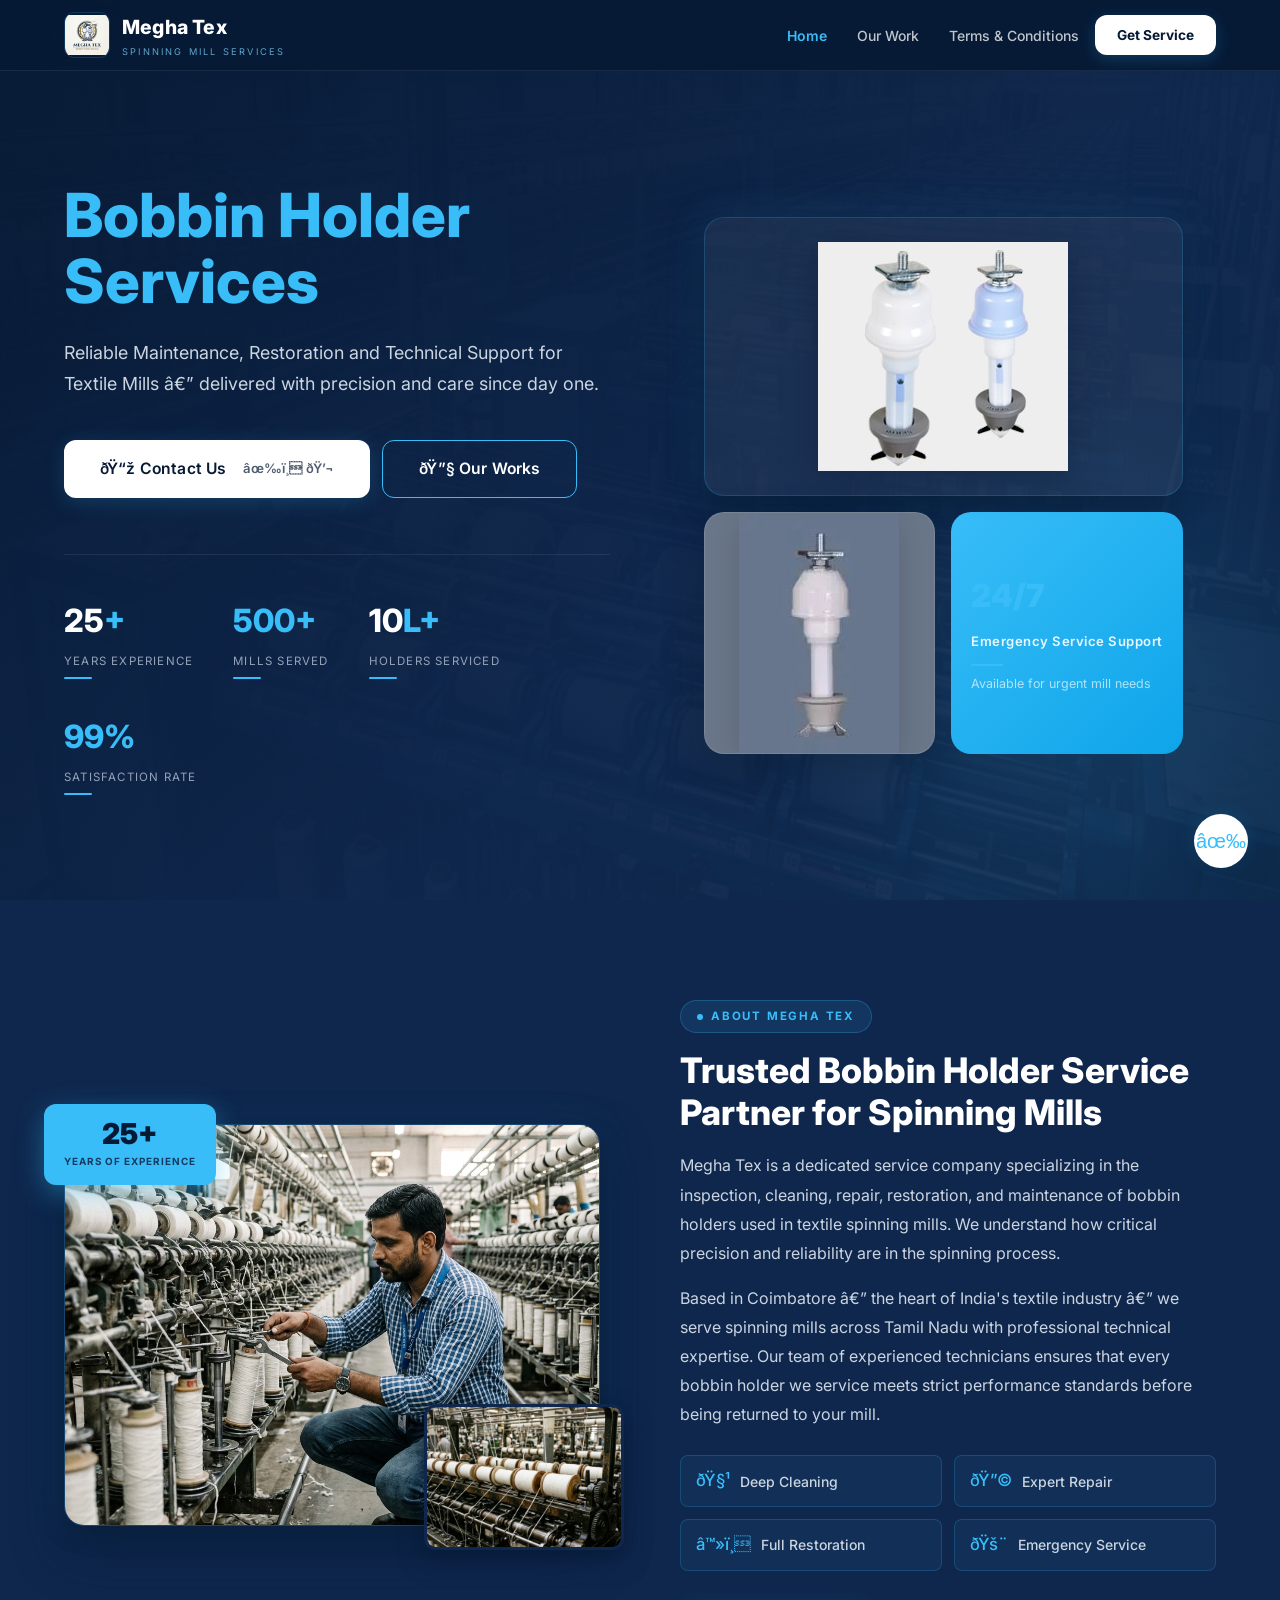
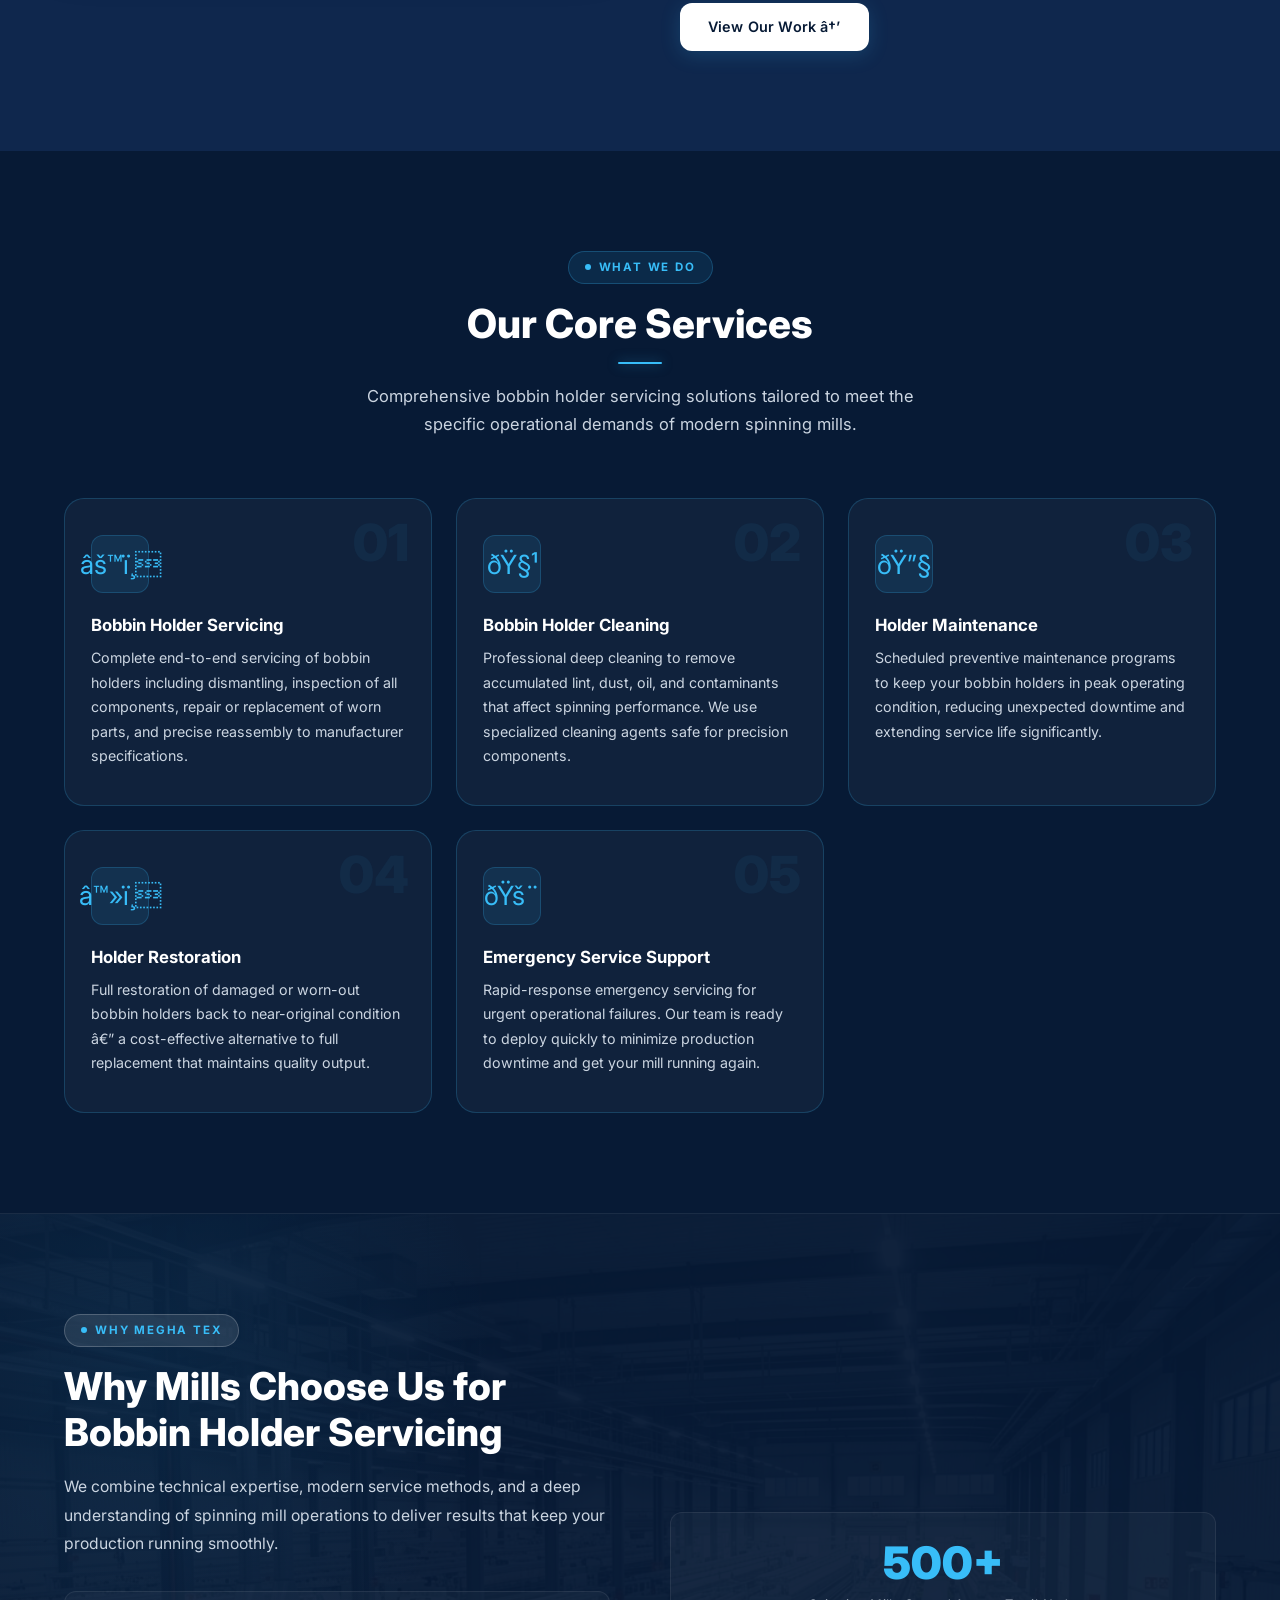
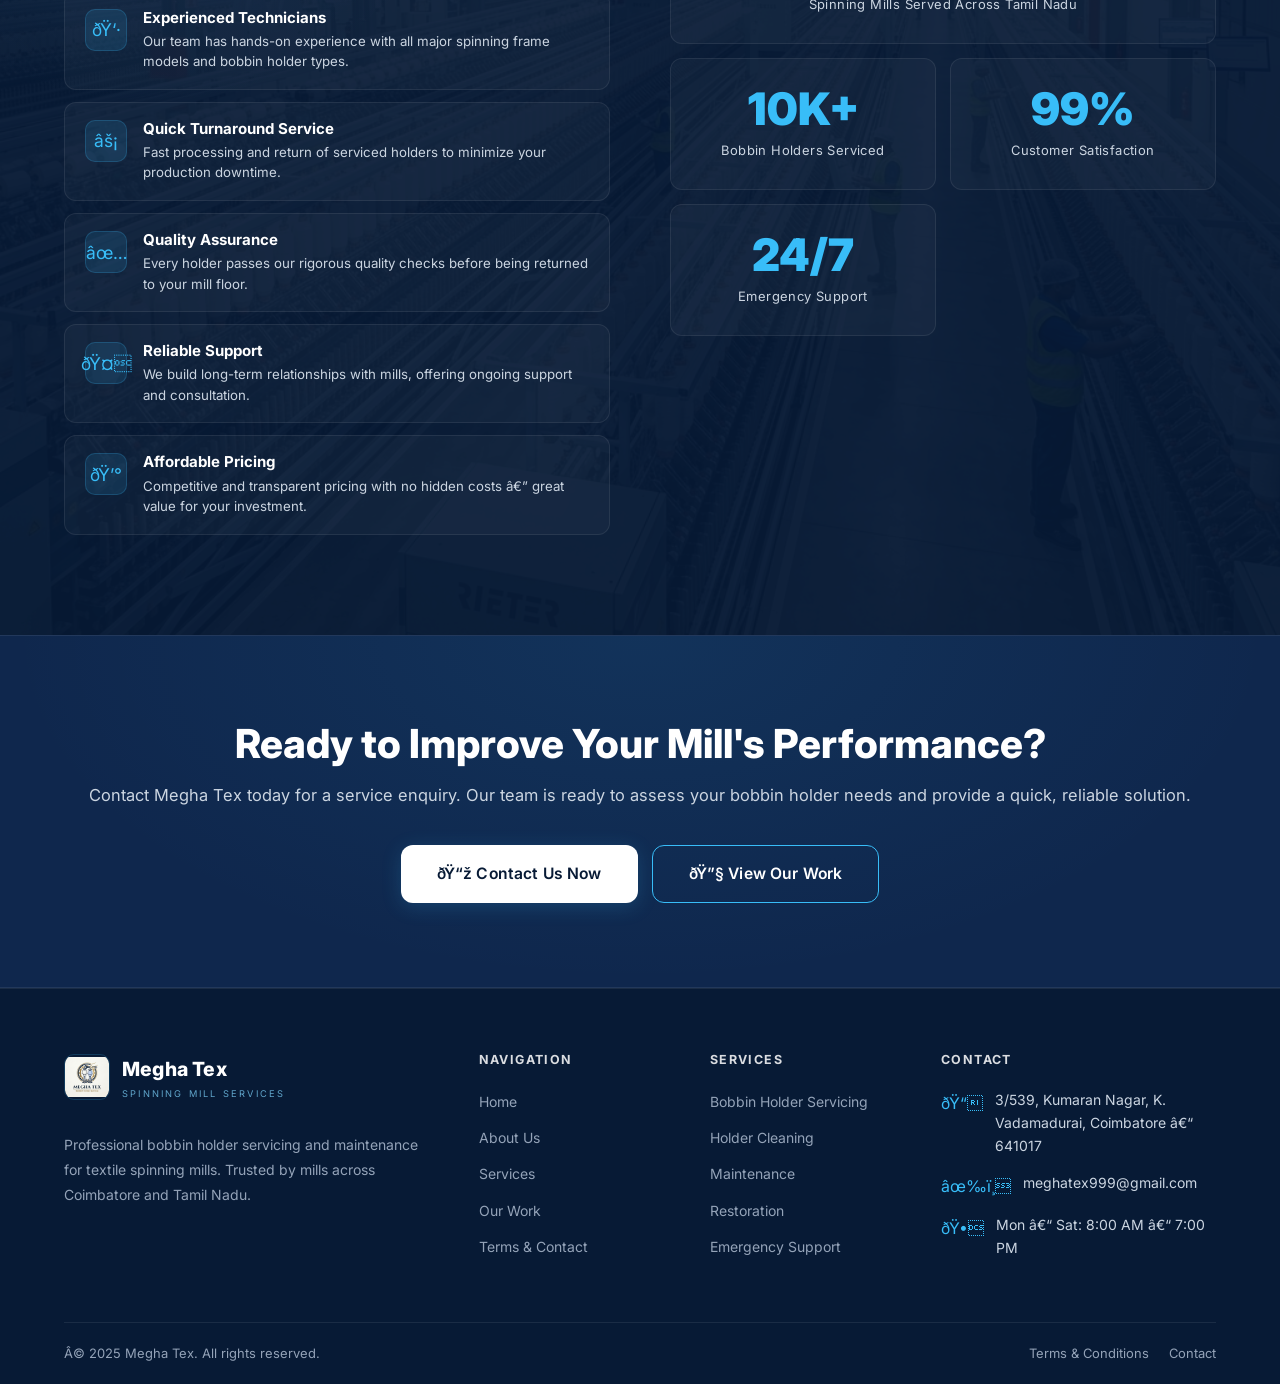
<file: index.html>
﻿<!DOCTYPE html>
<html lang="en">
<head>
  <meta charset="UTF-8" />
  <meta name="viewport" content="width=device-width, initial-scale=1.0" />
  <title>Megha Tex â€“ Professional Bobbin Holder Servicing for Spinning Mills</title>
  <meta name="description" content="Megha Tex specializes in professional bobbin holder servicing, maintenance, and restoration for textile spinning mills in Coimbatore. Expert inspection, cleaning, repair and technical support." />
  <meta name="keywords" content="bobbin holder service, spinning mill service, textile mill maintenance, bobbin holder repair, spinning machinery service, Coimbatore textile service" />
  <meta property="og:title" content="Megha Tex â€“ Bobbin Holder Servicing & Maintenance" />
  <meta property="og:description" content="Professional bobbin holder servicing and maintenance for spinning mills. Trusted by mills across Tamil Nadu." />
  <meta property="og:type" content="website" />
  <link rel="stylesheet" href="style.css?v=skynav3" />
  <link rel="preconnect" href="https://fonts.googleapis.com">
  <link rel="preconnect" href="https://fonts.gstatic.com" crossorigin>
</head>
<body>

<!-- â•â• NAVIGATION â•â• -->
<nav class="navbar" id="navbar">
  <div class="container">
    <div class="nav-inner">
      <a href="index.html" class="logo">
        <div class="logo-icon"><img src="images/logo.jpg" alt="Megha Tex Logo" /></div>
        <div class="logo-text">
          <span class="logo-name">Megha Tex</span>
          <span class="logo-sub">Spinning Mill Services</span>
        </div>
      </a>
      <ul class="nav-links">
        <li><a href="index.html" class="active" id="nav-home">Home</a></li>
        <li><a href="ourwork.html" id="nav-work">Our Work</a></li>

        <li><a href="terms.html" id="nav-terms">Terms & Conditions</a></li>
        <li><a href="#" class="nav-cta nav-cta-modal">Get Service</a></li>
      </ul>
      <button class="hamburger" id="hamburger" aria-label="Toggle menu">
        <span></span><span></span><span></span>
      </button>
    </div>
  </div>
</nav>

<!-- Mobile Menu -->
<div class="mobile-menu" id="mobileMenu">
  <ul>
    <li><a href="index.html">ðŸ  Home</a></li>
    <li><a href="ourwork.html">ðŸ”§ Our Work</a></li>

    <li><a href="terms.html">ðŸ“‹ Terms & Conditions</a></li>
    <li><a href="#" class="nav-cta nav-cta-modal">Get Service</a></li>
  </ul>
</div>

<!-- â•â• HERO SECTION â•â• -->
<section class="hero" id="hero">
  <div class="hero-bg"></div>
  <div class="hero-bg-image"></div>
  <div class="hero-overlay"></div>

  <!-- Particles -->
  <div class="hero-particles" id="particles"></div>

  <div class="container" style="display:grid;grid-template-columns:1fr 1fr;gap:60px;align-items:center;position:relative;z-index:2;">
    <div class="hero-content">
      <h1><span>Bobbin Holder Services</span></h1>
      <p class="hero-sub">Reliable Maintenance, Restoration and Technical Support for Textile Mills â€” delivered with precision and care since day one.</p>
      <div class="hero-actions">
        <a href="#" onclick="openContactModal(); return false;" class="btn btn-gold btn-lg" id="hero-contact-btn">
          ðŸ“ž Contact Us &nbsp;<span style="opacity:0.7;font-size:0.82rem;">âœ‰ï¸ ðŸ’¬</span>
        </a>
        <a href="ourwork.html" class="btn btn-outline btn-lg" id="hero-ourworks-btn">
          ðŸ”§ Our Works
        </a>
      </div>
      <div class="hero-stats">
        <div class="stat-item">
          <span class="stat-value">25<span>+</span></span>
          <span class="stat-label">Years Experience</span>
        </div>
        <div class="stat-item">
          <span class="stat-value">500<span>+</span></span>
          <span class="stat-label">Mills Served</span>
        </div>
        <div class="stat-item">
          <span class="stat-value">10<span>L+</span></span>
          <span class="stat-label">Holders Serviced</span>
        </div>
        <div class="stat-item">
          <span class="stat-value">99<span>%</span></span>
          <span class="stat-label">Satisfaction Rate</span>
        </div>
      </div>
    </div>
    <div class="hero-visual" data-animate="right">
      <!-- Product Spotlight: Real Megha Tex Bobbin Holders -->
      <div style="display:flex;flex-direction:column;gap:16px;">
        <div class="product-spotlight">
          <img src="images/bobbin_pair.jpg" alt="Megha Tex bobbin holders â€“ two units shown" loading="eager" />
        </div>
        <div style="display:grid;grid-template-columns:1fr 1fr;gap:16px;">
          <div style="background:#6a778a; border-radius:var(--radius-lg); padding:0; display:flex; align-items:center; justify-content:center; box-shadow:0 15px 40px rgba(10,22,40,0.3); border:1px solid rgba(255,255,255,0.1); overflow:hidden; height:100%; transition:var(--transition);" onmouseover="this.style.transform='translateY(-5px)'; this.style.boxShadow='0 22px 50px rgba(10,22,40,0.38)'" onmouseout="this.style.transform='none'; this.style.boxShadow='0 15px 40px rgba(10,22,40,0.3)'">
            <img src="images/bobbin_single.jpg" alt="Megha Tex single bobbin holder" loading="eager" style="max-height:100%; max-width:100%; object-fit:contain; display:block; filter: drop-shadow(0 8px 16px rgba(0,0,0,0.15)); image-rendering:-webkit-optimize-contrast; image-rendering:crisp-edges;" />
          </div>
          <div style="background:var(--gradient-blue);border-radius:var(--radius-lg);padding:20px;display:flex;flex-direction:column;justify-content:center;gap:8px;">
            <div style="color:var(--gold);font-family:var(--font-head);font-size:2rem;font-weight:900;">24/7</div>
            <div style="color:rgba(255,255,255,0.9);font-size:0.82rem;font-weight:600;letter-spacing:0.5px;">Emergency Service Support</div>
            <div style="width:32px;height:2px;background:var(--gold);border-radius:1px;margin-top:4px;"></div>
            <div style="color:rgba(255,255,255,0.65);font-size:0.78rem;">Available for urgent mill needs</div>
          </div>
        </div>
      </div>
    </div>
  </div>
</section>

<!-- â•â• ABOUT SECTION â•â• -->
<section class="about-section" id="about">
  <div class="container">
    <div class="about-grid">
      <div class="about-img-wrap" data-animate="left">
        <div class="about-img-main">
          <img src="images/technician.png" alt="Megha Tex skilled technician servicing bobbin holders" loading="lazy" />
        </div>
        <div class="about-img-accent">
          <img src="images/spinning_frames.png" alt="Spinning frames inside a textile mill" loading="lazy" />
        </div>
        <div class="about-exp-tag">
          <div class="exp-num">25+</div>
          <div class="exp-txt">Years of Experience</div>
        </div>
      </div>
      <div class="about-content" data-animate="right">
        <span class="section-tag">About Megha Tex</span>
        <h2>Trusted Bobbin Holder Service Partner for Spinning Mills</h2>
        <p>Megha Tex is a dedicated service company specializing in the inspection, cleaning, repair, restoration, and maintenance of bobbin holders used in textile spinning mills. We understand how critical precision and reliability are in the spinning process.</p>
        <p>Based in Coimbatore â€” the heart of India's textile industry â€” we serve spinning mills across Tamil Nadu with professional technical expertise. Our team of experienced technicians ensures that every bobbin holder we service meets strict performance standards before being returned to your mill.</p>
        <div class="about-features">
          <div class="feature-pill"><span class="fp-icon">ðŸ§¹</span> Deep Cleaning</div>
          <div class="feature-pill"><span class="fp-icon">ðŸ”©</span> Expert Repair</div>
          <div class="feature-pill"><span class="fp-icon">â™»ï¸</span> Full Restoration</div>
          <div class="feature-pill"><span class="fp-icon">ðŸš¨</span> Emergency Service</div>
        </div>
        <a href="ourwork.html" class="btn btn-primary">View Our Work â†’</a>
      </div>
    </div>
  </div>
</section>

<!-- â•â• SERVICES SECTION â•â• -->
<section class="services-section" id="services">
  <div class="container">
    <div class="section-head" data-animate>
      <span class="section-tag">What We Do</span>
      <h2>Our Core Services</h2>
      <div class="section-divider"></div>
      <p>Comprehensive bobbin holder servicing solutions tailored to meet the specific operational demands of modern spinning mills.</p>
    </div>
    <div class="services-grid">

      <div class="service-card" data-animate>
        <div class="service-num">01</div>
        <div class="service-icon">âš™ï¸</div>
        <h3>Bobbin Holder Servicing</h3>
        <p>Complete end-to-end servicing of bobbin holders including dismantling, inspection of all components, repair or replacement of worn parts, and precise reassembly to manufacturer specifications.</p>
      </div>

      <div class="service-card" data-animate>
        <div class="service-num">02</div>
        <div class="service-icon">ðŸ§¹</div>
        <h3>Bobbin Holder Cleaning</h3>
        <p>Professional deep cleaning to remove accumulated lint, dust, oil, and contaminants that affect spinning performance. We use specialized cleaning agents safe for precision components.</p>
      </div>

      <div class="service-card" data-animate>
        <div class="service-num">03</div>
        <div class="service-icon">ðŸ”§</div>
        <h3>Holder Maintenance</h3>
        <p>Scheduled preventive maintenance programs to keep your bobbin holders in peak operating condition, reducing unexpected downtime and extending service life significantly.</p>
      </div>

      <div class="service-card" data-animate>
        <div class="service-num">04</div>
        <div class="service-icon">â™»ï¸</div>
        <h3>Holder Restoration</h3>
        <p>Full restoration of damaged or worn-out bobbin holders back to near-original condition â€” a cost-effective alternative to full replacement that maintains quality output.</p>
      </div>

      <div class="service-card" data-animate>
        <div class="service-num">05</div>
        <div class="service-icon">ðŸš¨</div>
        <h3>Emergency Service Support</h3>
        <p>Rapid-response emergency servicing for urgent operational failures. Our team is ready to deploy quickly to minimize production downtime and get your mill running again.</p>
      </div>

    </div>
  </div>
</section>

<!-- â•â• WHY CHOOSE US â•â• -->
<section class="why-section" id="why">
  <div class="container">
    <div class="why-grid">
      <div class="why-content" data-animate="left">
        <span class="section-tag" style="background:rgba(255,255,255,0.1);color:var(--sky);border-color:rgba(255,255,255,0.2);">Why Megha Tex</span>
        <h2>Why Mills Choose Us for Bobbin Holder Servicing</h2>
        <p>We combine technical expertise, modern service methods, and a deep understanding of spinning mill operations to deliver results that keep your production running smoothly.</p>
        <div class="why-list">
          <div class="why-item">
            <div class="why-item-icon">ðŸ‘·</div>
            <div class="why-item-text">
              <h4>Experienced Technicians</h4>
              <p>Our team has hands-on experience with all major spinning frame models and bobbin holder types.</p>
            </div>
          </div>
          <div class="why-item">
            <div class="why-item-icon">âš¡</div>
            <div class="why-item-text">
              <h4>Quick Turnaround Service</h4>
              <p>Fast processing and return of serviced holders to minimize your production downtime.</p>
            </div>
          </div>
          <div class="why-item">
            <div class="why-item-icon">âœ…</div>
            <div class="why-item-text">
              <h4>Quality Assurance</h4>
              <p>Every holder passes our rigorous quality checks before being returned to your mill floor.</p>
            </div>
          </div>
          <div class="why-item">
            <div class="why-item-icon">ðŸ¤</div>
            <div class="why-item-text">
              <h4>Reliable Support</h4>
              <p>We build long-term relationships with mills, offering ongoing support and consultation.</p>
            </div>
          </div>
          <div class="why-item">
            <div class="why-item-icon">ðŸ’°</div>
            <div class="why-item-text">
              <h4>Affordable Pricing</h4>
              <p>Competitive and transparent pricing with no hidden costs â€” great value for your investment.</p>
            </div>
          </div>
        </div>
      </div>
      <div class="why-visual" data-animate="right">
        <div class="why-card">
          <div class="wc-num">500+</div>
          <div class="wc-label">Spinning Mills Served Across Tamil Nadu</div>
        </div>
        <div class="why-card">
          <div class="wc-num">10K+</div>
          <div class="wc-label">Bobbin Holders Serviced</div>
        </div>
        <div class="why-card">
          <div class="wc-num">99%</div>
          <div class="wc-label">Customer Satisfaction</div>
        </div>
        <div class="why-card">
          <div class="wc-num">24/7</div>
          <div class="wc-label">Emergency Support</div>
        </div>
      </div>
    </div>
  </div>
</section>

<!-- â•â• CTA BANNER â•â• -->
<section class="cta-banner" id="cta-home">
  <div class="container">
    <h2>Ready to Improve Your Mill's Performance?</h2>
    <p>Contact Megha Tex today for a service enquiry. Our team is ready to assess your bobbin holder needs and provide a quick, reliable solution.</p>
    <div class="cta-actions">
      <a href="#" onclick="openContactModal(); return false;" class="btn btn-gold btn-lg" id="cta-contact-btn">ðŸ“ž Contact Us Now</a>
      <a href="ourwork.html" class="btn btn-outline btn-lg" id="cta-work-btn">ðŸ”§ View Our Work</a>
    </div>
  </div>
</section>

<!-- â•â• FOOTER â•â• -->
<footer class="footer">
  <div class="container">
    <div class="footer-grid">
      <div class="footer-brand">
        <a href="index.html" class="logo">
          <div class="logo-icon"><img src="images/logo.jpg" alt="Megha Tex Logo" /></div>
          <div class="logo-text">
            <span class="logo-name">Megha Tex</span>
            <span class="logo-sub">Spinning Mill Services</span>
          </div>
        </a>
        <p style="margin-top:16px;">Professional bobbin holder servicing and maintenance for textile spinning mills. Trusted by mills across Coimbatore and Tamil Nadu.</p>
      </div>
      <div class="footer-col">
        <h4>Navigation</h4>
        <ul>
          <li><a href="index.html">Home</a></li>
          <li><a href="index.html#about">About Us</a></li>
          <li><a href="index.html#services">Services</a></li>
          <li><a href="ourwork.html">Our Work</a></li>
          <li><a href="terms.html">Terms & Contact</a></li>
        </ul>
      </div>
      <div class="footer-col">
        <h4>Services</h4>
        <ul>
          <li><a href="index.html#services">Bobbin Holder Servicing</a></li>
          <li><a href="index.html#services">Holder Cleaning</a></li>
          <li><a href="index.html#services">Maintenance</a></li>
          <li><a href="index.html#services">Restoration</a></li>
          <li><a href="index.html#services">Emergency Support</a></li>
        </ul>
      </div>
      <div class="footer-col">
        <h4>Contact</h4>
        <div class="footer-contact-item">
          <span class="fc-icon">ðŸ“</span>
          <span>3/539, Kumaran Nagar, K. Vadamadurai, Coimbatore â€“ 641017</span>
        </div>
        <div class="footer-contact-item">
          <span class="fc-icon">âœ‰ï¸</span>
          <span>meghatex999@gmail.com</span>
        </div>
        <div class="footer-contact-item">
          <span class="fc-icon">ðŸ•</span>
          <span>Mon â€“ Sat: 8:00 AM â€“ 7:00 PM</span>
        </div>
      </div>
    </div>
    <div class="footer-bottom">
      <p>Â© 2025 Megha Tex. All rights reserved.</p>
      <div class="footer-bottom-links">
        <a href="terms.html#terms">Terms & Conditions</a>
        <a href="#" onclick="openContactModal(); return false;">Contact</a>
      </div>
    </div>
  </div>
</footer>

<!-- â•â• FLOATING CONTACT BUTTON â•â• -->
<div class="float-contact" id="floatContact">
  <div class="float-menu" id="floatMenu">
    <a href="tel:+919994427295" class="float-menu-item" id="float-call" aria-label="Call Megha Tex">
      <span class="fmi-icon fmi-call">ðŸ“ž</span>
      <span>Call Us</span>
    </a>
    <a href="mailto:meghatex999@gmail.com?subject=Bobbin%20Holder%20Service%20Request&body=Hello%20Megha%20Tex%2C%0A%0AI%20would%20like%20to%20request%20your%20Bobbin%20Holder%20Service.%0APlease%20find%20my%20details%20below%3A%0A%0AMill%20Name%3A%20%0AType%20of%20Service%3A%20(Cleaning%20%2F%20Repair%20%2F%20Restoration%20%2F%20Maintenance)%0AContact%20Number%3A%20%0AMill%20Address%3A%20%0A%0AKindly%20get%20back%20to%20you%20as%20early%20as%20possible.%0A%0AThank%20you!" target="_blank" rel="noopener" class="float-menu-item" id="float-email" aria-label="Email Megha Tex">
      <span class="fmi-icon fmi-email">âœ‰ï¸</span>
      <span>Email Us</span>
    </a>
    <a href="https://wa.me/919994427295?text=Hello%20Megha%20Tex!%20%F0%9F%91%8B%20I%20would%20like%20to%20request%20your%20Bobbin%20Holder%20Service.%0A%0A%F0%9F%8F%AD%20*Mill%20Name*%3A%20%0A%0A%F0%9F%94%A7%20*Type%20of%20Service*%3A%20(Cleaning%20%2F%20Repair%20%2F%20Restoration%20%2F%20Maintenance)%0A%0A%F0%9F%93%9E%20*Contact%20Number*%3A%20%0A%0A%F0%9F%93%8D%20*Mill%20Address*%3A%20%0A%0AKindly%20get%20back%20to%20you%20as%20early%20as%20possible.%20Thank%20you!" class="float-menu-item" id="float-wa" target="_blank" rel="noopener" aria-label="WhatsApp Megha Tex">
      <span class="fmi-icon fmi-wa">ðŸ’¬</span>
      <span>WhatsApp Us</span>
    </a>
  </div>
  <button class="float-btn" id="floatBtn" aria-label="Contact options">âœ‰</button>
</div>

<script src="main.js"></script>
<!-- CONTACT MODAL -->
<div class="contact-modal-backdrop" id="contactModalBackdrop" role="dialog" aria-modal="true" aria-label="Contact Megha Tex">
  <div class="contact-modal">
    <button class="contact-modal-close" onclick="closeContactModal()" aria-label="Close">
      <svg viewBox="0 0 24 24" width="18" height="18" fill="none" stroke="currentColor" stroke-width="2.5" stroke-linecap="round"><line x1="18" y1="6" x2="6" y2="18"/><line x1="6" y1="6" x2="18" y2="18"/></svg>
    </button>
    <div class="contact-modal-icon">
      <img src="images/bobbin_pair.jpg" alt="Megha Tex Bobbin Holders" style="width:100px;height:100px;object-fit:contain;border-radius:14px;background:#ffffff;padding:10px;box-shadow:0 4px 20px rgba(245,158,11,0.2);" />
    </div>
    <h3>Contact Megha Tex</h3>
    <p>Choose how you'd like to reach us.<br>We respond within minutes!</p>
    <div class="contact-modal-btns">
      <a href="tel:+919994427295" class="cm-btn cm-call" onclick="closeContactModal()">
        <span class="cm-btn-icon">
          <svg viewBox="0 0 24 24" width="22" height="22" fill="none" stroke="currentColor" stroke-width="2" stroke-linecap="round" stroke-linejoin="round"><path d="M22 16.92v3a2 2 0 0 1-2.18 2 19.79 19.79 0 0 1-8.63-3.07A19.5 19.5 0 0 1 4.69 12 19.79 19.79 0 0 1 1.63 3.4 2 2 0 0 1 3.6 1.21h3a2 2 0 0 1 2 1.72c.127.96.361 1.903.7 2.81a2 2 0 0 1-.45 2.11L7.91 8.82a16 16 0 0 0 6 6l.96-.96a2 2 0 0 1 2.11-.45c.907.339 1.85.573 2.81.7A2 2 0 0 1 22 16.92z"/></svg>
        </span>
        <span class="cm-btn-text"><span>Call us directly</span><strong>+91 99944 27295</strong></span>
      </a>
      <div class="contact-modal-divider"><span>or</span></div>
      <a href="mailto:meghatex999@gmail.com?subject=Bobbin%20Holder%20Service%20Request&body=Hello%20Megha%20Tex%2C%0A%0AI%20would%20like%20to%20request%20your%20Bobbin%20Holder%20Service.%0APlease%20find%20my%20details%20below%3A%0A%0AMill%20Name%3A%20%0AType%20of%20Service%3A%20(Cleaning%20%2F%20Repair%20%2F%20Restoration%20%2F%20Maintenance)%0AContact%20Number%3A%20%0AMill%20Address%3A%20%0A%0AKindly%20get%20back%20to%20you%20as%20early%20as%20possible.%0A%0AThank%20you!" target="_blank" rel="noopener" class="cm-btn cm-email" onclick="closeContactModal()">
        <span class="cm-btn-icon">
          <svg viewBox="0 0 24 24" width="22" height="22" fill="none" stroke="currentColor" stroke-width="2" stroke-linecap="round" stroke-linejoin="round"><rect x="2" y="4" width="20" height="16" rx="2"/><path d="m22 7-8.97 5.7a1.94 1.94 0 0 1-2.06 0L2 7"/></svg>
        </span>
        <span class="cm-btn-text"><span>Send an email</span><strong>meghatex999@gmail.com</strong></span>
      </a>
      <div class="contact-modal-divider"><span>or</span></div>
      <a href="https://wa.me/919994427295?text=Hello%20Megha%20Tex!%20I%20would%20like%20to%20request%20your%20Bobbin%20Holder%20Service.%0AMill%20Name%3A%20%0AType%20of%20Service%3A%20(Cleaning%20%2F%20Repair%20%2F%20Restoration%20%2F%20Maintenance)%0AContact%20Number%3A%20%0AMill%20Address%3A%20%0AKindly%20get%20back%20to%20you%20as%20early%20as%20possible.%20Thank%20you!" target="_blank" rel="noopener" class="cm-btn cm-wa" onclick="closeContactModal()">
        <span class="cm-btn-icon">
          <svg viewBox="0 0 24 24" width="22" height="22" fill="currentColor"><path d="M17.472 14.382c-.297-.149-1.758-.867-2.03-.967-.273-.099-.471-.148-.67.15-.197.297-.767.966-.94 1.164-.173.199-.347.223-.644.075-.297-.15-1.255-.463-2.39-1.475-.883-.788-1.48-1.761-1.653-2.059-.173-.297-.018-.458.13-.606.134-.133.298-.347.446-.52.149-.174.198-.298.298-.497.099-.198.05-.371-.025-.52-.075-.149-.669-1.612-.916-2.207-.242-.579-.487-.5-.669-.51-.173-.008-.371-.01-.57-.01-.198 0-.52.074-.792.372-.272.297-1.04 1.016-1.04 2.479 0 1.462 1.065 2.875 1.213 3.074.149.198 2.096 3.2 5.077 4.487.709.306 1.262.489 1.694.625.712.227 1.36.195 1.871.118.571-.085 1.758-.719 2.006-1.413.248-.694.248-1.289.173-1.413-.074-.124-.272-.198-.57-.347zM12 0C5.373 0 0 5.373 0 12c0 2.125.557 4.126 1.528 5.855L.057 23.17a.75.75 0 0 0 .912.912l5.316-1.471A11.952 11.952 0 0 0 12 24c6.627 0 12-5.373 12-12S18.627 0 12 0zm0 22a9.952 9.952 0 0 1-5.13-1.425l-.368-.22-3.156.874.875-3.156-.22-.368A9.952 9.952 0 0 1 2 12C2 6.477 6.477 2 12 2s10 4.477 10 10-4.477 10-10 10z"/></svg>
        </span>
        <span class="cm-btn-text"><span>Chat on WhatsApp</span><strong>+91 99944 27295</strong></span>
      </a>
    </div>
  </div>
</div>
</body>
</html>
</file>
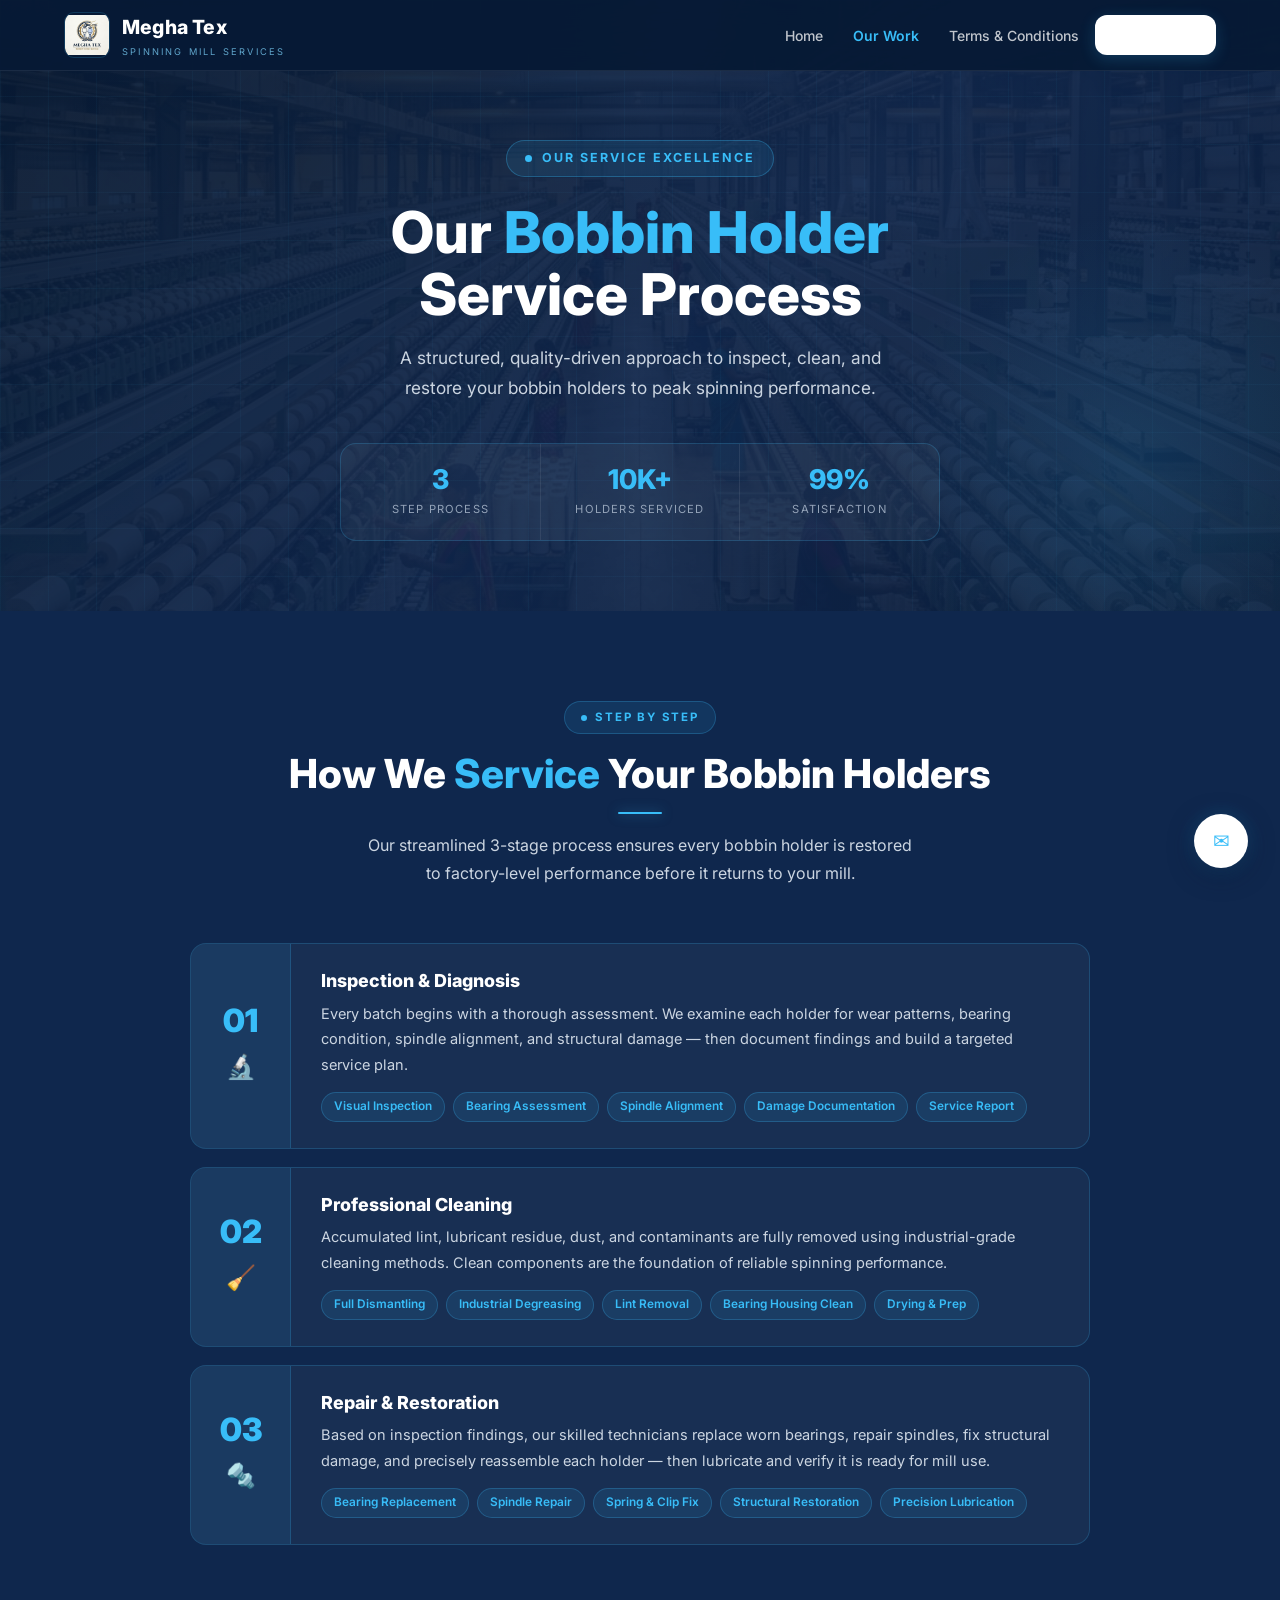
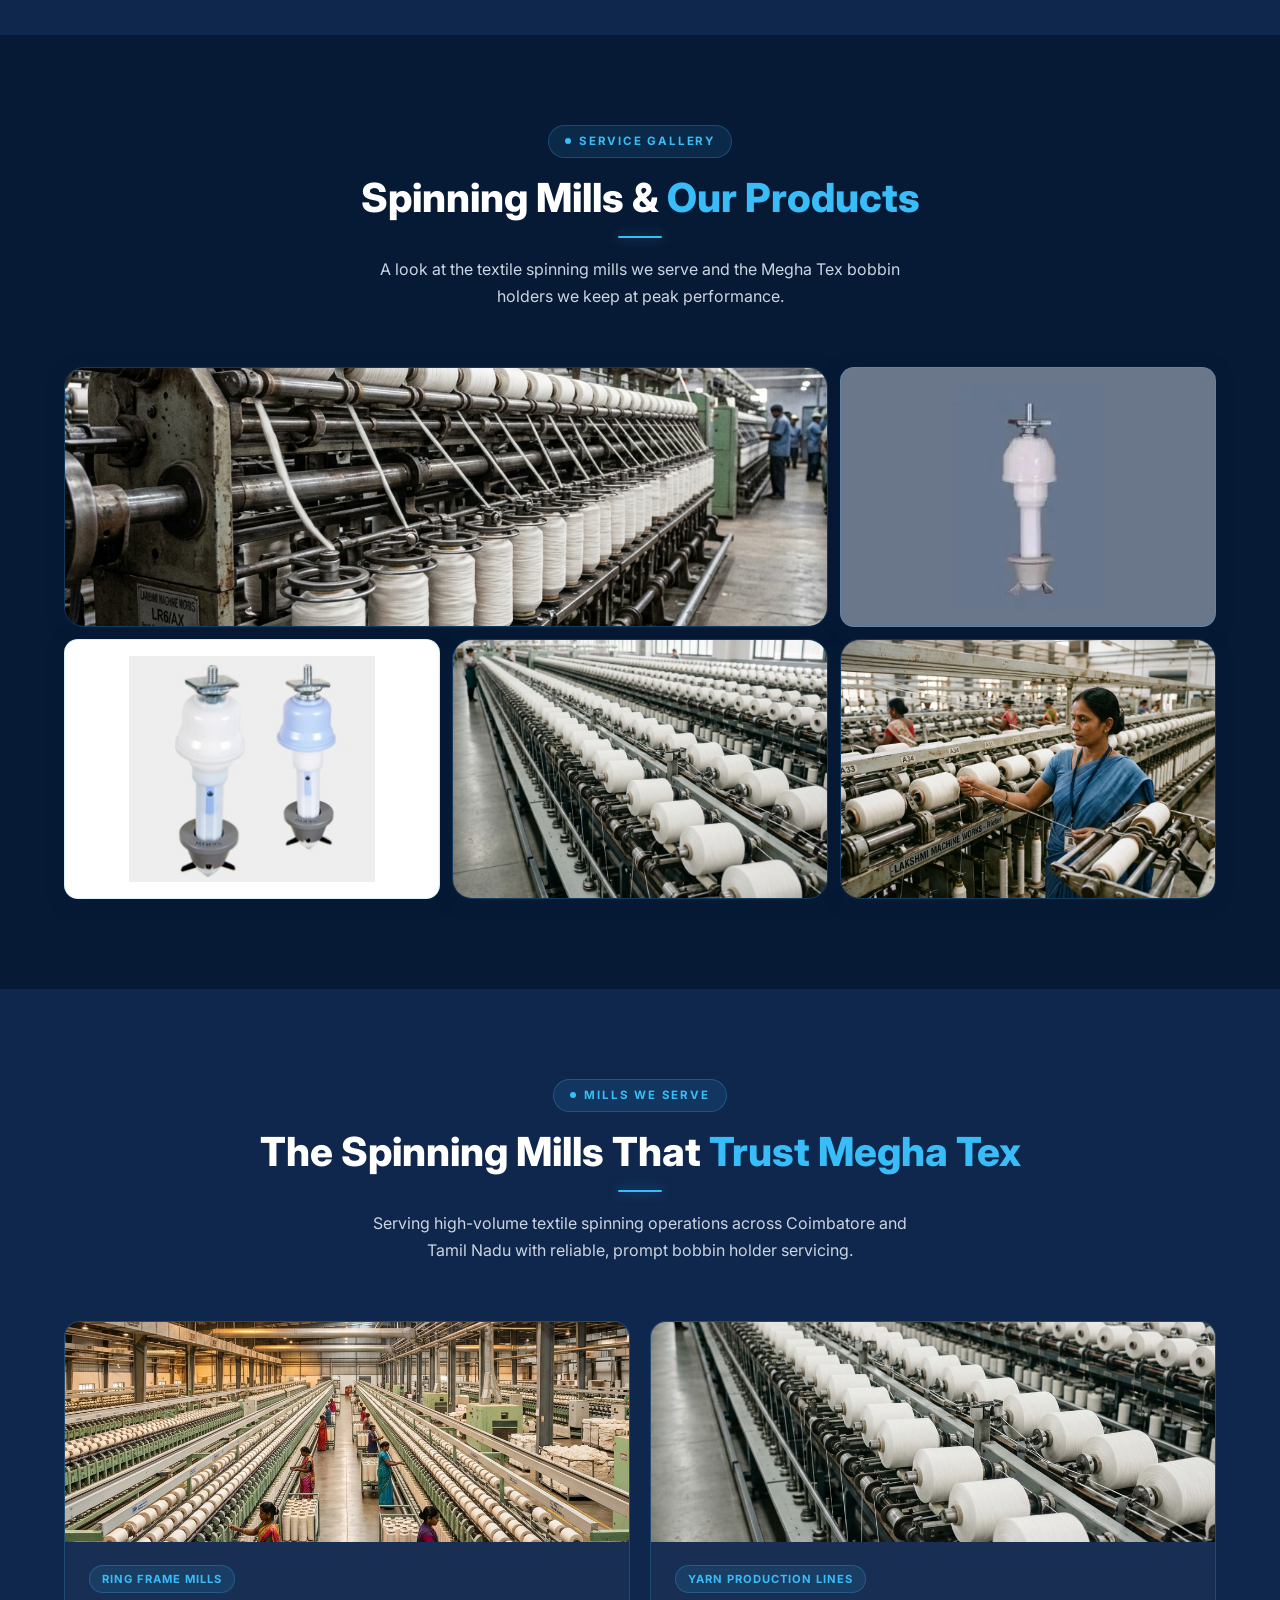
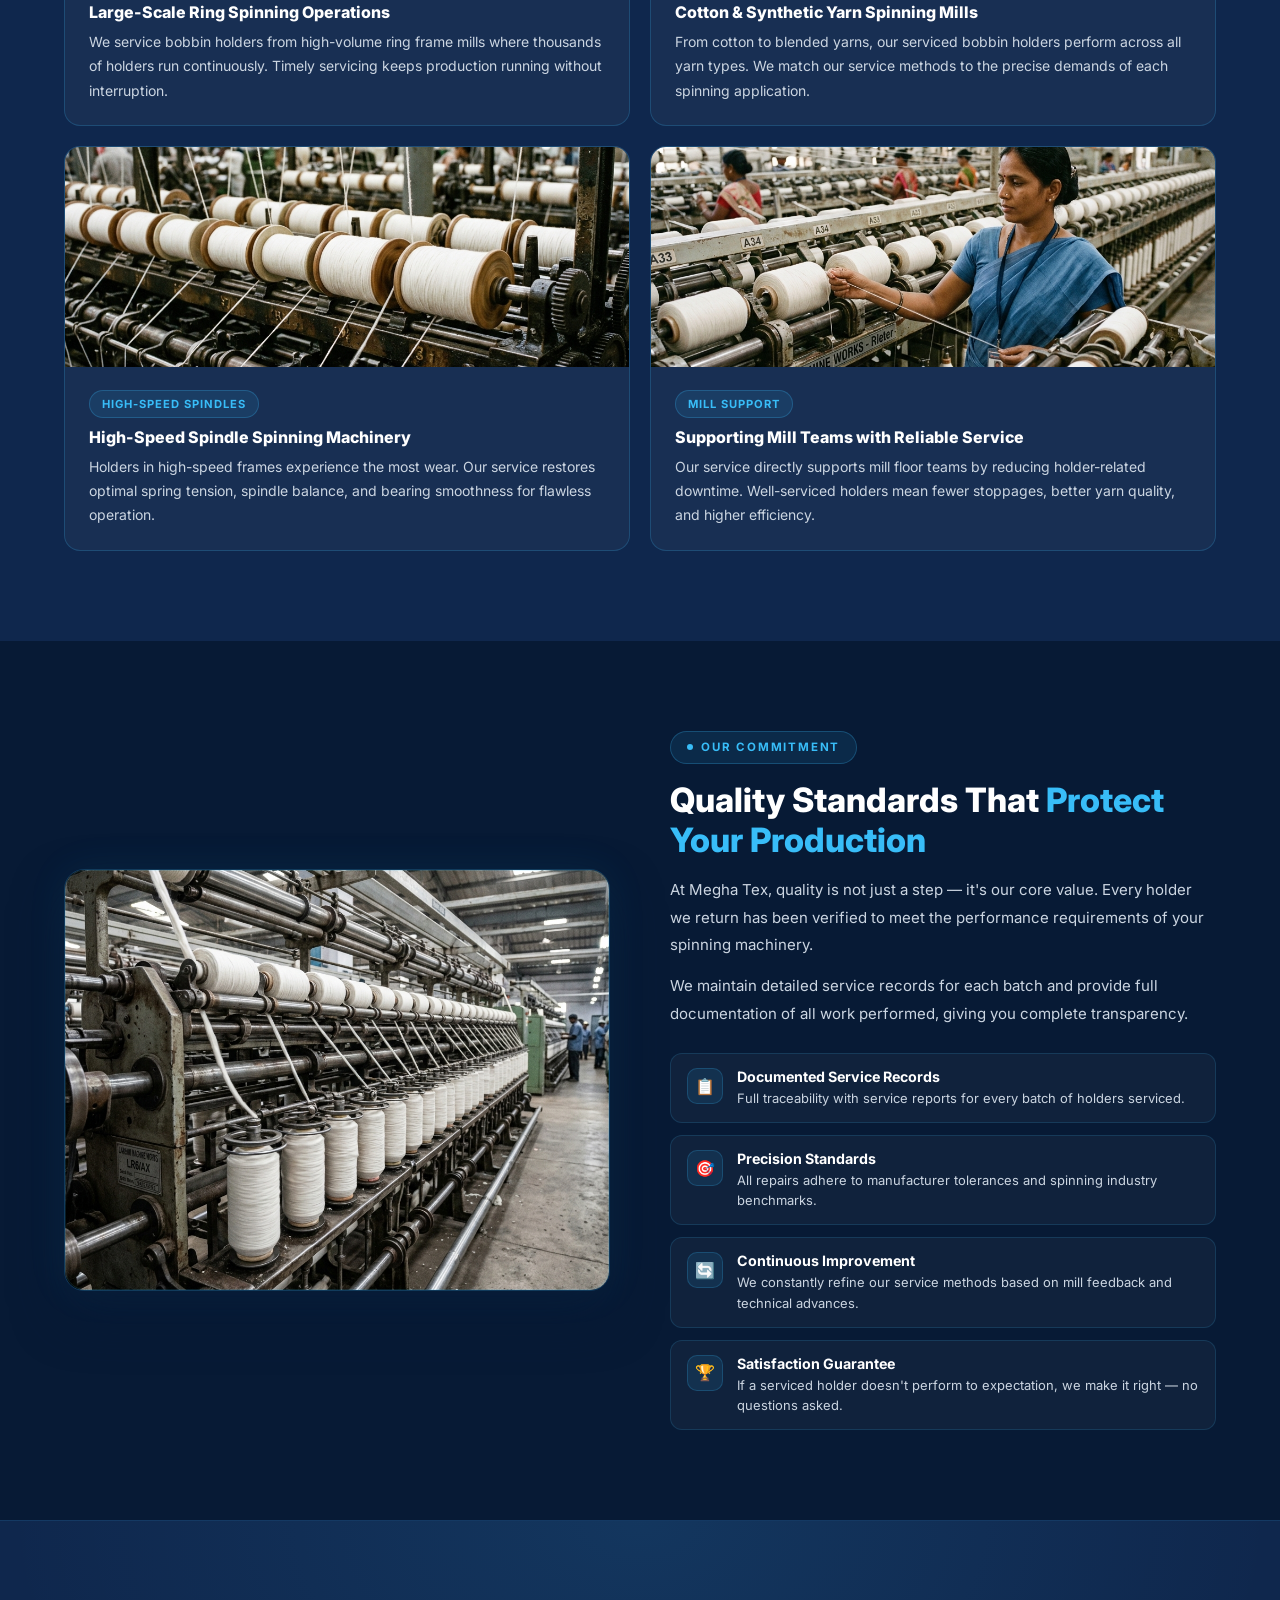
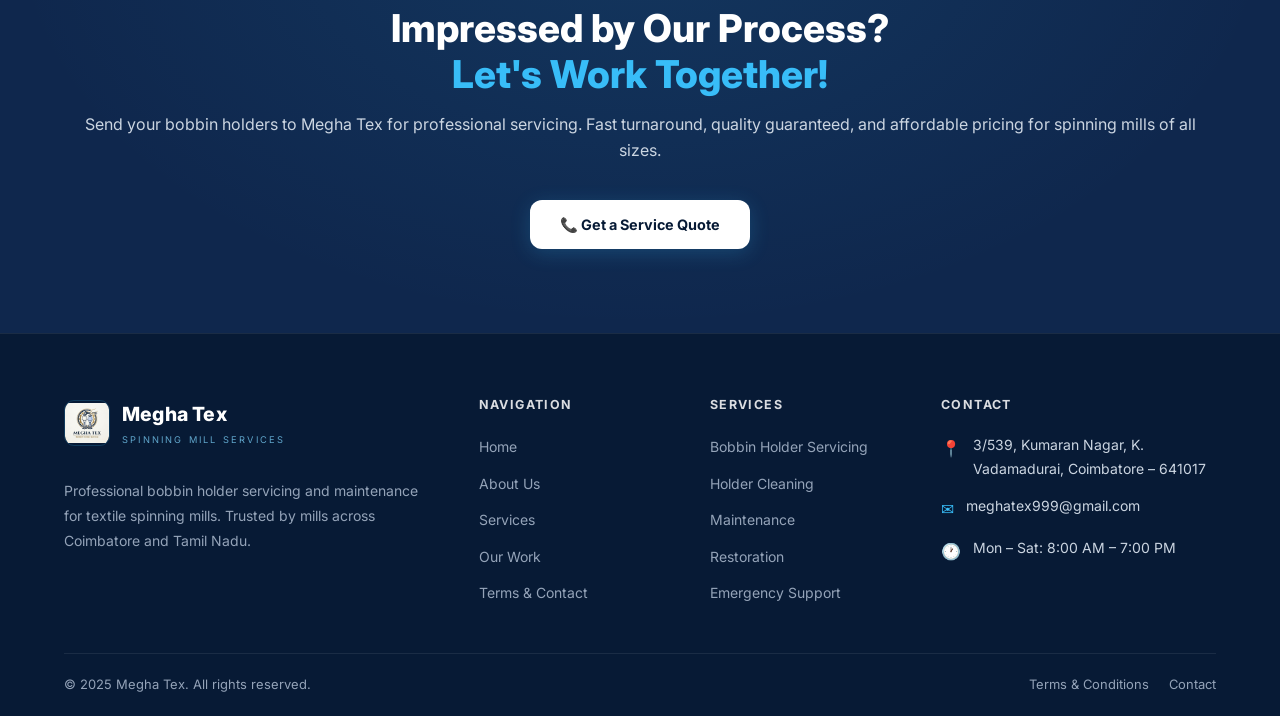
<file: ourwork.html>
﻿<!DOCTYPE html>
<html lang="en">
<head>
  <meta charset="UTF-8" />
  <meta name="viewport" content="width=device-width, initial-scale=1.0" />
  <title>Our Work – Megha Tex | Bobbin Holder Service Process & Gallery</title>
  <meta name="description" content="See Megha Tex's professional bobbin holder service process — inspection, cleaning, and repair. View our spinning mill gallery and quality commitment." />
  <meta name="keywords" content="bobbin holder service process, spinning mill maintenance, bobbin holder restoration, textile maintenance gallery" />
  <link rel="stylesheet" href="style.css?v=skynav3" />
  <link rel="preconnect" href="https://fonts.googleapis.com">
  <link rel="preconnect" href="https://fonts.gstatic.com" crossorigin>

        <style>
    /* OUR WORK PAGE – SKY BLUE, WHITE & NAVY INDUSTRIAL THEME */
    :root {
      --ow-navy:   #071A35; --ow-navy2: #0F274D; --ow-mid: #102548;
      --ow-sky:    #38BDF8; --ow-skyL:  #7DD3FC; --ow-skyP: #E0F2FE;
      --ow-white:  #FFFFFF; --ow-text:  #CBD5E1; --ow-muted:#94A3B8;
      --ow-border: rgba(56,189,248,0.20); --ow-border2: rgba(56,189,248,0.35);
    }
    body { background: var(--ow-navy); color: var(--ow-text); }

    .navbar { background: rgba(7,26,53,0.95) !important; border-bottom: 1px solid rgba(255,255,255,0.08) !important; backdrop-filter: blur(24px) !important; }
    .navbar.scrolled { background: rgba(7,26,53,0.99) !important; box-shadow: 0 4px 30px rgba(7,26,53,0.80) !important; }
    .nav-links a { color: rgba(255,255,255,0.75) !important; }
    .nav-links a:hover { color: #38BDF8 !important; background: rgba(56,189,248,0.08) !important; }
    .nav-links a.active { color: #38BDF8 !important; font-weight: 600 !important; }
    .nav-cta { background: #FFFFFF !important; color: #071A35 !important; box-shadow: 0 4px 16px rgba(56,189,248,0.20) !important; }
    .nav-cta:hover { background: #F1F5F9 !important; box-shadow: 0 8px 28px rgba(56,189,248,0.30) !important; }
    .hamburger span { background: #fff !important; }
    .mobile-menu { background: rgba(7,26,53,0.99) !important; }
    .mobile-menu a { color: rgba(255,255,255,0.78) !important; }
    .mobile-menu a:hover { color: #38BDF8 !important; background: rgba(56,189,248,0.08) !important; }

    .ow-hero {
      position: relative; padding: 140px 0 70px; overflow: hidden; text-align: center;
      background: linear-gradient(135deg, #071A35 0%, #0F274D 55%, #0B2040 100%);
    }
    .ow-hero::before { content: ''; position: absolute; inset: 0; background-image: url('images/spinning_mill_floor.png'); background-size: cover; background-position: center; opacity: 0.06; }
    .ow-hero::after { content: ''; position: absolute; bottom: -100px; right: -100px; width: 500px; height: 500px; background: radial-gradient(circle, rgba(56,189,248,0.12) 0%, transparent 70%); border-radius: 50%; pointer-events: none; }
    .ow-hero-grid { position: absolute; inset: 0; overflow: hidden; }
    .ow-hero-grid::before { content: ''; position: absolute; inset: 0; background-image: linear-gradient(rgba(56,189,248,0.04) 1px, transparent 1px), linear-gradient(90deg, rgba(56,189,248,0.04) 1px, transparent 1px); background-size: 48px 48px; }
    .ow-hero-inner { position: relative; z-index: 2; }
    .ow-hero-badge { display: inline-flex; align-items: center; gap: 10px; background: rgba(56,189,248,0.10); border: 1px solid rgba(56,189,248,0.30); padding: 7px 18px; border-radius: 50px; margin-bottom: 24px; }
    .ow-hero-badge span { color: #38BDF8; font-size: 0.78rem; font-weight: 700; letter-spacing: 2px; text-transform: uppercase; }
    .ow-hero-badge::before { content: ''; width: 7px; height: 7px; background: #38BDF8; border-radius: 50%; animation: pulse 2s infinite; }
    .ow-hero h1 { font-size: clamp(2.2rem, 5vw, 3.6rem); font-weight: 800; color: #fff; line-height: 1.08; margin-bottom: 18px; }
    .ow-hero h1 em { color: #38BDF8; font-style: normal; }
    .ow-hero p { color: #CBD5E1; font-size: 1.08rem; max-width: 540px; margin: 0 auto 40px; line-height: 1.75; }
    .ow-hero-stats { display: flex; justify-content: center; gap: 0; background: rgba(255,255,255,0.04); border: 1px solid rgba(56,189,248,0.20); border-radius: 16px; overflow: hidden; max-width: 600px; margin: 0 auto; }
    .ow-stat { flex: 1; padding: 22px 16px; text-align: center; border-right: 1px solid rgba(255,255,255,0.08); }
    .ow-stat:last-child { border-right: none; }
    .ow-stat-val { font-size: 1.7rem; font-weight: 800; color: #38BDF8; line-height: 1; margin-bottom: 6px; }
    .ow-stat-lbl { font-size: 0.70rem; color: #94A3B8; letter-spacing: 1.2px; text-transform: uppercase; }

    .ow-section-tag { display: inline-flex; align-items: center; gap: 8px; background: rgba(56,189,248,0.10); border: 1px solid rgba(56,189,248,0.25); color: #38BDF8; padding: 6px 16px; border-radius: 50px; font-size: 0.72rem; font-weight: 700; letter-spacing: 1.8px; text-transform: uppercase; margin-bottom: 16px; }
    .ow-section-tag::before { content: ''; width: 6px; height: 6px; background: #38BDF8; border-radius: 50%; }
    .ow-section-head { text-align: center; margin-bottom: 56px; }
    .ow-section-head h2 { font-size: clamp(1.8rem, 3.5vw, 2.5rem); font-weight: 800; color: #fff; margin-bottom: 12px; }
    .ow-section-head h2 em { color: #38BDF8; font-style: normal; }
    .ow-section-head p { color: #CBD5E1; font-size: 1rem; max-width: 560px; margin: 0 auto; line-height: 1.72; }
    .ow-divider { width: 44px; height: 2px; background: #38BDF8; border-radius: 2px; margin: 14px auto 18px; box-shadow: 0 0 12px rgba(56,189,248,0.50); }

    .ow-process { padding: 90px 0; background: #0F274D; }
    .ow-steps { display: flex; flex-direction: column; gap: 18px; max-width: 900px; margin: 0 auto; }
    .ow-step { display: grid; grid-template-columns: 100px 1fr; gap: 0; background: rgba(255,255,255,0.04); border: 1px solid rgba(56,189,248,0.20); border-radius: 16px; overflow: hidden; transition: all 0.28s ease; position: relative; }
    .ow-step::before { content: ''; position: absolute; top: 0; left: 0; right: 0; height: 2px; background: linear-gradient(90deg, #38BDF8, #7DD3FC); transform: scaleX(0); transform-origin: left; transition: transform 0.35s ease; }
    .ow-step:hover::before { transform: scaleX(1); }
    .ow-step:hover { border-color: rgba(56,189,248,0.40); transform: translateX(5px); box-shadow: -3px 0 0 #38BDF8, 0 8px 30px rgba(7,26,53,0.60), 0 0 20px rgba(56,189,248,0.10); }
    .ow-step-num { background: rgba(56,189,248,0.08); display: flex; flex-direction: column; align-items: center; justify-content: center; padding: 28px 16px; border-right: 1px solid rgba(56,189,248,0.20); gap: 10px; }
    .ow-step-num .num { font-size: 2rem; font-weight: 900; color: #38BDF8; line-height: 1; }
    .ow-step-num .icon { font-size: 1.5rem; color: #7DD3FC; }
    .ow-step-body { padding: 26px 30px; }
    .ow-step-body h3 { font-size: 1.12rem; font-weight: 800; color: #fff; margin-bottom: 10px; }
    .ow-step-body p { font-size: 0.91rem; color: #CBD5E1; line-height: 1.75; margin-bottom: 14px; }
    .ow-step-tags { display: flex; flex-wrap: wrap; gap: 8px; }
    .ow-tag { background: rgba(56,189,248,0.10); border: 1px solid rgba(56,189,248,0.25); color: #38BDF8; font-size: 0.74rem; font-weight: 600; padding: 4px 12px; border-radius: 50px; }

    .ow-gallery { padding: 90px 0; background: #071A35; }
    .ow-gallery-grid { display: grid; grid-template-columns: repeat(3,1fr); grid-template-rows: 260px 260px; gap: 12px; }
    .ow-gallery-item { position: relative; border-radius: 20px; overflow: hidden; cursor: pointer; border: 1px solid rgba(56,189,248,0.20); box-shadow: 0 4px 16px rgba(7,26,53,0.50); }
    .ow-gallery-item:nth-child(1) { grid-column: span 2; }
    .ow-gallery-item img { width: 100%; height: 100%; object-fit: cover; display: block; transition: transform 0.45s ease; }
    .ow-gallery-item:hover img { transform: scale(1.03); }
    .ow-gallery-overlay { position: absolute; inset: 0; background: linear-gradient(180deg, transparent 45%, rgba(7,26,53,0.92) 100%); display: flex; align-items: flex-end; padding: 20px; opacity: 0; transition: opacity 0.3s ease; }
    .ow-gallery-item:hover .ow-gallery-overlay { opacity: 1; }
    .ow-gallery-label { color: #fff; font-size: 0.875rem; font-weight: 700; border-left: 3px solid #38BDF8; padding-left: 10px; }
    .ow-gallery-item.product-bg img { object-fit: contain; background: #ffffff; padding: 16px; image-rendering: -webkit-optimize-contrast; image-rendering: crisp-edges; }

    .ow-mills { padding: 90px 0; background: #0F274D; }
    .ow-mills-grid { display: grid; grid-template-columns: repeat(2,1fr); gap: 20px; }
    .ow-mill-card { background: rgba(255,255,255,0.04); border: 1px solid rgba(56,189,248,0.20); border-radius: 16px; overflow: hidden; transition: all 0.28s ease; }
    .ow-mill-card:hover { border-color: rgba(56,189,248,0.40); transform: translateY(-5px); box-shadow: 0 16px 40px rgba(7,26,53,0.60), 0 0 24px rgba(56,189,248,0.10); }
    .ow-mill-card img { width: 100%; height: 220px; object-fit: cover; display: block; transition: transform 0.45s ease; }
    .ow-mill-card:hover img { transform: scale(1.04); }
    .ow-mill-body { padding: 22px 24px; }
    .ow-mill-badge { display: inline-block; background: rgba(56,189,248,0.10); border: 1px solid rgba(56,189,248,0.25); color: #38BDF8; font-size: 0.70rem; font-weight: 700; letter-spacing: 1px; text-transform: uppercase; padding: 4px 12px; border-radius: 50px; margin-bottom: 10px; }
    .ow-mill-body h3 { font-size: 1rem; font-weight: 800; color: #fff; margin-bottom: 8px; }
    .ow-mill-body p { font-size: 0.875rem; color: #CBD5E1; line-height: 1.72; }

    .ow-quality { padding: 90px 0; background: #071A35; }
    .ow-quality-grid { display: grid; grid-template-columns: 1fr 1fr; gap: 60px; align-items: center; }
    .ow-quality-img { border-radius: 20px; overflow: hidden; position: relative; box-shadow: 0 24px 50px rgba(7,26,53,0.70), 0 0 40px rgba(56,189,248,0.08); border: 1px solid rgba(56,189,248,0.20); }
    .ow-quality-img img { width: 100%; height: 420px; object-fit: cover; display: block; }
    .ow-quality-img::after { content: ''; position: absolute; inset: 0; border-radius: 20px; border: 1px solid rgba(56,189,248,0.15); pointer-events: none; }
    .ow-quality-content h2 { font-size: clamp(1.6rem, 3vw, 2.1rem); font-weight: 800; color: #fff; margin-bottom: 16px; }
    .ow-quality-content h2 em { color: #38BDF8; font-style: normal; }
    .ow-quality-content p { color: #CBD5E1; line-height: 1.82; font-size: 0.94rem; margin-bottom: 14px; }
    .ow-quality-items { display: flex; flex-direction: column; gap: 12px; margin-top: 26px; }
    .ow-qi { display: flex; align-items: flex-start; gap: 14px; background: rgba(255,255,255,0.04); border: 1px solid rgba(56,189,248,0.15); padding: 14px 16px; border-radius: 12px; transition: all 0.25s ease; }
    .ow-qi:hover { border-color: rgba(56,189,248,0.35); box-shadow: 0 0 20px rgba(56,189,248,0.10); }
    .ow-qi-icon { width: 36px; height: 36px; flex-shrink: 0; background: rgba(56,189,248,0.10); border-radius: 10px; display: flex; align-items: center; justify-content: center; font-size: 1rem; border: 1px solid rgba(56,189,248,0.20); color: #38BDF8; }
    .ow-qi-text h4 { font-size: 0.89rem; font-weight: 700; color: #fff; margin-bottom: 3px; }
    .ow-qi-text p { font-size: 0.81rem; color: #CBD5E1; line-height: 1.55; margin: 0; }

    .ow-cta { padding: 84px 0; background: #0F274D; text-align: center; position: relative; overflow: hidden; border-top: 1px solid rgba(56,189,248,0.12); }
    .ow-cta::before { content: ''; position: absolute; inset: 0; background: radial-gradient(ellipse at 50% 0%, rgba(56,189,248,0.10) 0%, transparent 70%); }
    .ow-cta-inner { position: relative; z-index: 1; }
    .ow-cta h2 { font-size: clamp(1.7rem, 3.5vw, 2.4rem); font-weight: 800; color: #fff; margin-bottom: 14px; }
    .ow-cta h2 em { color: #38BDF8; font-style: normal; }
    .ow-cta p { color: #CBD5E1; font-size: 1rem; margin-bottom: 36px; }
    .ow-cta-btns { display: flex; justify-content: center; gap: 14px; flex-wrap: wrap; }
    .ow-btn-amber { display: inline-flex; align-items: center; gap: 8px; padding: 13px 30px; border-radius: 12px; background: #fff; color: #071A35; font-weight: 700; font-size: 0.9rem; text-decoration: none; border: none; cursor: pointer; font-family: 'Inter',system-ui,sans-serif; box-shadow: 0 4px 20px rgba(56,189,248,0.20); transition: all 0.22s ease; }
    .ow-btn-amber:hover { transform: translateY(-2px); background: #F1F5F9; box-shadow: 0 8px 28px rgba(56,189,248,0.30); }
    .ow-btn-outline { display: inline-flex; align-items: center; gap: 8px; padding: 13px 30px; border-radius: 12px; background: transparent; color: #fff; border: 1px solid #38BDF8; font-weight: 600; font-size: 0.9rem; text-decoration: none; cursor: pointer; font-family: 'Inter',system-ui,sans-serif; transition: all 0.22s ease; }
    .ow-btn-outline:hover { background: rgba(56,189,248,0.10); border-color: #7DD3FC; transform: translateY(-2px); }

    .footer { background: #071A35; border-top: 1px solid rgba(255,255,255,0.08); }
    .float-btn { background: #fff !important; color: #38BDF8 !important; box-shadow: 0 6px 24px rgba(7,26,53,0.50), 0 0 20px rgba(56,189,248,0.20) !important; }
    .float-btn:hover { background: #38BDF8 !important; color: #fff !important; box-shadow: 0 10px 32px rgba(56,189,248,0.40) !important; }
    .float-btn.active { background: #38BDF8 !important; color: #fff !important; }

    @media (max-width: 768px) {
      .ow-step { grid-template-columns: 80px 1fr; }
      .ow-gallery-grid { grid-template-columns: 1fr 1fr; grid-template-rows: auto; }
      .ow-gallery-item { height: 200px; }
      .ow-gallery-item:nth-child(1) { grid-column: span 2; height: 240px; }
      .ow-mills-grid { grid-template-columns: 1fr; }
      .ow-quality-grid { grid-template-columns: 1fr; }
      .ow-hero-stats { flex-direction: column; max-width: 280px; }
      .ow-stat { border-right: none; border-bottom: 1px solid rgba(255,255,255,0.08); }
      .ow-stat:last-child { border-bottom: none; }
    }
    @media (max-width: 480px) {
      .ow-step { grid-template-columns: 1fr; }
      .ow-step-num { flex-direction: row; justify-content: flex-start; padding: 16px 20px; border-right: none; border-bottom: 1px solid rgba(56,189,248,0.20); }
      .ow-gallery-grid { grid-template-columns: 1fr; }
      .ow-gallery-item:nth-child(1) { grid-column: span 1; }
    }
  </style>
</head>
<body>

<!-- ══ NAVIGATION ══ -->
<nav class="navbar" id="navbar">
  <div class="container">
    <div class="nav-inner">
      <a href="index.html" class="logo">
        <div class="logo-icon"><img src="images/logo.jpg" alt="Megha Tex Logo" /></div>
        <div class="logo-text">
          <span class="logo-name">Megha Tex</span>
          <span class="logo-sub">Spinning Mill Services</span>
        </div>
      </a>
      <ul class="nav-links">
        <li><a href="index.html">Home</a></li>
        <li><a href="ourwork.html" class="active">Our Work</a></li>

        <li><a href="terms.html">Terms & Conditions</a></li>
        <li><a href="#" class="nav-cta nav-cta-modal">Get Service</a></li>
      </ul>
      <button class="hamburger" id="hamburger" aria-label="Toggle menu">
        <span></span><span></span><span></span>
      </button>
    </div>
  </div>
</nav>

<!-- Mobile Menu -->
<div class="mobile-menu" id="mobileMenu">
  <ul>
    <li><a href="index.html">🏠 Home</a></li>
    <li><a href="ourwork.html">🔧 Our Work</a></li>

    <li><a href="terms.html">📋 Terms & Conditions</a></li>
    <li><a href="#" class="nav-cta nav-cta-modal">Get Service</a></li>
  </ul>
</div>

<!-- ══ PAGE HERO ══ -->
<section class="ow-hero">
  <div class="ow-hero-grid"></div>
  <div class="container ow-hero-inner">
    <div class="ow-hero-badge"><span>Our Service Excellence</span></div>
    <h1>Our <em>Bobbin Holder</em><br>Service Process</h1>
    <p>A structured, quality-driven approach to inspect, clean, and restore your bobbin holders to peak spinning performance.</p>
    <div class="ow-hero-stats">
      <div class="ow-stat">
        <div class="ow-stat-val">3</div>
        <div class="ow-stat-lbl">Step Process</div>
      </div>
      <div class="ow-stat">
        <div class="ow-stat-val">10K+</div>
        <div class="ow-stat-lbl">Holders Serviced</div>
      </div>
      <div class="ow-stat">
        <div class="ow-stat-val">99%</div>
        <div class="ow-stat-lbl">Satisfaction</div>
      </div>
    </div>
  </div>
</section>

<!-- ══ PROCESS STEPS ══ -->
<section class="ow-process" id="process">
  <div class="container">
    <div class="ow-section-head" data-animate>
      <span class="ow-section-tag">Step by Step</span>
      <h2>How We <em>Service</em> Your Bobbin Holders</h2>
      <div class="ow-divider"></div>
      <p>Our streamlined 3-stage process ensures every bobbin holder is restored to factory-level performance before it returns to your mill.</p>
    </div>

    <div class="ow-steps">

      <!-- Step 01: Inspection -->
      <div class="ow-step" data-animate>
        <div class="ow-step-num">
          <div class="num">01</div>
          <div class="icon">🔬</div>
        </div>
        <div class="ow-step-body">
          <h3>Inspection & Diagnosis</h3>
          <p>Every batch begins with a thorough assessment. We examine each holder for wear patterns, bearing condition, spindle alignment, and structural damage — then document findings and build a targeted service plan.</p>
          <div class="ow-step-tags">
            <span class="ow-tag">Visual Inspection</span>
            <span class="ow-tag">Bearing Assessment</span>
            <span class="ow-tag">Spindle Alignment</span>
            <span class="ow-tag">Damage Documentation</span>
            <span class="ow-tag">Service Report</span>
          </div>
        </div>
      </div>

      <!-- Step 02: Cleaning -->
      <div class="ow-step" data-animate>
        <div class="ow-step-num">
          <div class="num">02</div>
          <div class="icon">🧹</div>
        </div>
        <div class="ow-step-body">
          <h3>Professional Cleaning</h3>
          <p>Accumulated lint, lubricant residue, dust, and contaminants are fully removed using industrial-grade cleaning methods. Clean components are the foundation of reliable spinning performance.</p>
          <div class="ow-step-tags">
            <span class="ow-tag">Full Dismantling</span>
            <span class="ow-tag">Industrial Degreasing</span>
            <span class="ow-tag">Lint Removal</span>
            <span class="ow-tag">Bearing Housing Clean</span>
            <span class="ow-tag">Drying & Prep</span>
          </div>
        </div>
      </div>

      <!-- Step 03: Repair & Restoration -->
      <div class="ow-step" data-animate>
        <div class="ow-step-num">
          <div class="num">03</div>
          <div class="icon">🔩</div>
        </div>
        <div class="ow-step-body">
          <h3>Repair & Restoration</h3>
          <p>Based on inspection findings, our skilled technicians replace worn bearings, repair spindles, fix structural damage, and precisely reassemble each holder — then lubricate and verify it is ready for mill use.</p>
          <div class="ow-step-tags">
            <span class="ow-tag">Bearing Replacement</span>
            <span class="ow-tag">Spindle Repair</span>
            <span class="ow-tag">Spring & Clip Fix</span>
            <span class="ow-tag">Structural Restoration</span>
            <span class="ow-tag">Precision Lubrication</span>
          </div>
        </div>
      </div>

    </div>
  </div>
</section>

<!-- ══ GALLERY ══ -->
<section class="ow-gallery" id="gallery">
  <div class="container">
    <div class="ow-section-head" data-animate>
      <span class="ow-section-tag">Service Gallery</span>
      <h2>Spinning Mills & <em>Our Products</em></h2>
      <div class="ow-divider"></div>
      <p>A look at the textile spinning mills we serve and the Megha Tex bobbin holders we keep at peak performance.</p>
    </div>
    <div class="ow-gallery-grid">

      <div class="ow-gallery-item" data-animate>
        <img src="images/ring_spinning.png" alt="Ring spinning machine" loading="lazy" />
        <div class="ow-gallery-overlay"><span class="ow-gallery-label">Ring Spinning Machines</span></div>
      </div>
      <div class="ow-gallery-item" data-animate style="background:#6a778a; border-radius:14px; overflow:hidden;">
        <img src="images/bobbin_single.jpg" alt="Megha Tex single bobbin holder" loading="lazy" style="object-fit:contain; width:100%; height:100%; display:block; padding:16px; image-rendering:-webkit-optimize-contrast; image-rendering:crisp-edges;" />
        <div class="ow-gallery-overlay"><span class="ow-gallery-label">Megha Tex Bobbin Holder – Single</span></div>
      </div>
      <div class="ow-gallery-item" data-animate style="background:#ffffff; border-radius:14px; overflow:hidden;">
        <img src="images/bobbin_pair.jpg" alt="Megha Tex bobbin holders pair" loading="lazy" style="object-fit:contain; width:100%; height:100%; display:block; padding:16px; image-rendering:-webkit-optimize-contrast; image-rendering:crisp-edges;" />
        <div class="ow-gallery-overlay"><span class="ow-gallery-label">Megha Tex Bobbin Holders – Pair</span></div>
      </div>
      <div class="ow-gallery-item" data-animate>
        <img src="images/yarn_bobbins.png" alt="Yarn bobbins on spinning frames" loading="lazy" />
        <div class="ow-gallery-overlay"><span class="ow-gallery-label">Yarn Bobbins on Spinning Frames</span></div>
      </div>
      <div class="ow-gallery-item" data-animate>
        <img src="images/textile_worker.png" alt="Worker in textile spinning mill" loading="lazy" />
        <div class="ow-gallery-overlay"><span class="ow-gallery-label">Mill Operations & Workforce</span></div>
      </div>
    </div>
  </div>
</section>

<!-- ══ MILLS WE SERVE ══ -->
<section class="ow-mills" id="mills">
  <div class="container">
    <div class="ow-section-head" data-animate>
      <span class="ow-section-tag">Mills We Serve</span>
      <h2>The Spinning Mills That <em>Trust Megha Tex</em></h2>
      <div class="ow-divider"></div>
      <p>Serving high-volume textile spinning operations across Coimbatore and Tamil Nadu with reliable, prompt bobbin holder servicing.</p>
    </div>
    <div class="ow-mills-grid">
      <div class="ow-mill-card" data-animate>
        <img src="images/spinning_mill_floor.png" alt="Ring frame spinning mill floor" loading="lazy" />
        <div class="ow-mill-body">
          <span class="ow-mill-badge">Ring Frame Mills</span>
          <h3>Large-Scale Ring Spinning Operations</h3>
          <p>We service bobbin holders from high-volume ring frame mills where thousands of holders run continuously. Timely servicing keeps production running without interruption.</p>
        </div>
      </div>
      <div class="ow-mill-card" data-animate>
        <img src="images/yarn_bobbins.png" alt="Yarn bobbins on spinning frames" loading="lazy" />
        <div class="ow-mill-body">
          <span class="ow-mill-badge">Yarn Production Lines</span>
          <h3>Cotton & Synthetic Yarn Spinning Mills</h3>
          <p>From cotton to blended yarns, our serviced bobbin holders perform across all yarn types. We match our service methods to the precise demands of each spinning application.</p>
        </div>
      </div>
      <div class="ow-mill-card" data-animate>
        <img src="images/spinning_frames.png" alt="Close-up of spinning frames" loading="lazy" />
        <div class="ow-mill-body">
          <span class="ow-mill-badge">High-Speed Spindles</span>
          <h3>High-Speed Spindle Spinning Machinery</h3>
          <p>Holders in high-speed frames experience the most wear. Our service restores optimal spring tension, spindle balance, and bearing smoothness for flawless operation.</p>
        </div>
      </div>
      <div class="ow-mill-card" data-animate>
        <img src="images/textile_worker.png" alt="Mill worker monitoring machinery" loading="lazy" />
        <div class="ow-mill-body">
          <span class="ow-mill-badge">Mill Support</span>
          <h3>Supporting Mill Teams with Reliable Service</h3>
          <p>Our service directly supports mill floor teams by reducing holder-related downtime. Well-serviced holders mean fewer stoppages, better yarn quality, and higher efficiency.</p>
        </div>
      </div>
    </div>
  </div>
</section>

<!-- ══ QUALITY COMMITMENT ══ -->
<section class="ow-quality" id="quality">
  <div class="container">
    <div class="ow-quality-grid">
      <div class="ow-quality-img" data-animate="left">
        <img src="images/ring_spinning.png" alt="Ring spinning machine in a textile mill" loading="lazy" />
      </div>
      <div class="ow-quality-content" data-animate="right">
        <span class="ow-section-tag">Our Commitment</span>
        <h2>Quality Standards That <em>Protect Your Production</em></h2>
        <p>At Megha Tex, quality is not just a step — it's our core value. Every holder we return has been verified to meet the performance requirements of your spinning machinery.</p>
        <p>We maintain detailed service records for each batch and provide full documentation of all work performed, giving you complete transparency.</p>
        <div class="ow-quality-items">
          <div class="ow-qi">
            <div class="ow-qi-icon">📋</div>
            <div class="ow-qi-text">
              <h4>Documented Service Records</h4>
              <p>Full traceability with service reports for every batch of holders serviced.</p>
            </div>
          </div>
          <div class="ow-qi">
            <div class="ow-qi-icon">🎯</div>
            <div class="ow-qi-text">
              <h4>Precision Standards</h4>
              <p>All repairs adhere to manufacturer tolerances and spinning industry benchmarks.</p>
            </div>
          </div>
          <div class="ow-qi">
            <div class="ow-qi-icon">🔄</div>
            <div class="ow-qi-text">
              <h4>Continuous Improvement</h4>
              <p>We constantly refine our service methods based on mill feedback and technical advances.</p>
            </div>
          </div>
          <div class="ow-qi">
            <div class="ow-qi-icon">🏆</div>
            <div class="ow-qi-text">
              <h4>Satisfaction Guarantee</h4>
              <p>If a serviced holder doesn't perform to expectation, we make it right — no questions asked.</p>
            </div>
          </div>
        </div>
      </div>
    </div>
  </div>
</section>

<!-- ══ CTA BANNER ══ -->
<section class="ow-cta" id="cta-work">
  <div class="container ow-cta-inner">
    <h2>Impressed by Our Process?<br><em>Let's Work Together!</em></h2>
    <p>Send your bobbin holders to Megha Tex for professional servicing. Fast turnaround, quality guaranteed, and affordable pricing for spinning mills of all sizes.</p>
    <div class="ow-cta-btns">
      <a href="#" onclick="openContactModal(); return false;" class="ow-btn-amber" id="cta-contact-work">📞 Get a Service Quote</a>
    </div>
  </div>
</section>

<!-- ══ FOOTER ══ -->
<footer class="footer">
  <div class="container">
    <div class="footer-grid">
      <div class="footer-brand">
        <a href="index.html" class="logo">
          <div class="logo-icon"><img src="images/logo.jpg" alt="Megha Tex Logo" /></div>
          <div class="logo-text">
            <span class="logo-name">Megha Tex</span>
            <span class="logo-sub">Spinning Mill Services</span>
          </div>
        </a>
        <p style="margin-top:16px;">Professional bobbin holder servicing and maintenance for textile spinning mills. Trusted by mills across Coimbatore and Tamil Nadu.</p>
      </div>
      <div class="footer-col">
        <h4>Navigation</h4>
        <ul>
          <li><a href="index.html">Home</a></li>
          <li><a href="index.html#about">About Us</a></li>
          <li><a href="index.html#services">Services</a></li>
          <li><a href="ourwork.html">Our Work</a></li>
          <li><a href="terms.html">Terms & Contact</a></li>
        </ul>
      </div>
      <div class="footer-col">
        <h4>Services</h4>
        <ul>
          <li><a href="index.html#services">Bobbin Holder Servicing</a></li>
          <li><a href="index.html#services">Holder Cleaning</a></li>
          <li><a href="index.html#services">Maintenance</a></li>
          <li><a href="index.html#services">Restoration</a></li>
          <li><a href="index.html#services">Emergency Support</a></li>
        </ul>
      </div>
      <div class="footer-col">
        <h4>Contact</h4>
        <div class="footer-contact-item">
          <span class="fc-icon">📍</span>
          <span>3/539, Kumaran Nagar, K. Vadamadurai, Coimbatore – 641017</span>
        </div>
        <div class="footer-contact-item">
          <span class="fc-icon">✉️</span>
          <span>meghatex999@gmail.com</span>
        </div>
        <div class="footer-contact-item">
          <span class="fc-icon">🕐</span>
          <span>Mon – Sat: 8:00 AM – 7:00 PM</span>
        </div>
      </div>
    </div>
    <div class="footer-bottom">
      <p>© 2025 Megha Tex. All rights reserved.</p>
      <div class="footer-bottom-links">
        <a href="terms.html#terms">Terms & Conditions</a>
        <a href="#" onclick="openContactModal(); return false;">Contact</a>
      </div>
    </div>
  </div>
</footer>

<!-- ══ FLOATING CONTACT BUTTON ══ -->
<div class="float-contact" id="floatContact">
  <div class="float-menu" id="floatMenu">
    <a href="tel:+919994427295" class="float-menu-item" id="float-call" aria-label="Call Megha Tex">
      <span class="fmi-icon fmi-call">📞</span>
      <span>Call Us</span>
    </a>
    <a href="mailto:meghatex999@gmail.com?subject=Bobbin%20Holder%20Service%20Request&body=Hello%20Megha%20Tex%2C%0A%0AI%20would%20like%20to%20request%20your%20Bobbin%20Holder%20Service.%0APlease%20find%20my%20details%20below%3A%0A%0AMill%20Name%3A%20%0AType%20of%20Service%3A%20(Cleaning%20%2F%20Repair%20%2F%20Restoration%20%2F%20Maintenance)%0AContact%20Number%3A%20%0AMill%20Address%3A%20%0A%0AKindly%20get%20back%20to%20you%20as%20early%20as%20possible.%0A%0AThank%20you!" target="_blank" rel="noopener" class="float-menu-item" id="float-email" aria-label="Email Megha Tex">
      <span class="fmi-icon fmi-email">✉️</span>
      <span>Email Us</span>
    </a>
    <a href="https://wa.me/919994427295?text=Hello%20Megha%20Tex!%20%F0%9F%91%8B%20I%20would%20like%20to%20request%20your%20Bobbin%20Holder%20Service.%0A%0A%F0%9F%8F%AD%20*Mill%20Name*%3A%20%0A%0A%F0%9F%94%A7%20*Type%20of%20Service*%3A%20(Cleaning%20%2F%20Repair%20%2F%20Restoration%20%2F%20Maintenance)%0A%0A%F0%9F%93%9E%20*Contact%20Number*%3A%20%0A%0A%F0%9F%93%8D%20*Mill%20Address*%3A%20%0A%0AKindly%20get%20back%20to%20you%20as%20early%20as%20possible.%20Thank%20you!" class="float-menu-item" id="float-wa" target="_blank" rel="noopener" aria-label="WhatsApp Megha Tex">
      <span class="fmi-icon fmi-wa">💬</span>
      <span>WhatsApp Us</span>
    </a>
  </div>
  <button class="float-btn" id="floatBtn" aria-label="Contact options">✉</button>
</div>

<script src="main.js"></script>
<!-- CONTACT MODAL -->
<div class="contact-modal-backdrop" id="contactModalBackdrop" role="dialog" aria-modal="true" aria-label="Contact Megha Tex">
  <div class="contact-modal">
    <button class="contact-modal-close" onclick="closeContactModal()" aria-label="Close">
      <svg viewBox="0 0 24 24" width="18" height="18" fill="none" stroke="currentColor" stroke-width="2.5" stroke-linecap="round"><line x1="18" y1="6" x2="6" y2="18"/><line x1="6" y1="6" x2="18" y2="18"/></svg>
    </button>
    <div class="contact-modal-icon">
      <img src="images/bobbin_pair.jpg" alt="Megha Tex Bobbin Holders" style="width:100px;height:100px;object-fit:contain;border-radius:14px;background:#ffffff;padding:10px;box-shadow:0 4px 20px rgba(245,158,11,0.2);" />
    </div>
    <h3>Contact Megha Tex</h3>
    <p>Choose how you'd like to reach us.<br>We respond within minutes!</p>
    <div class="contact-modal-btns">
      <a href="tel:+919994427295" class="cm-btn cm-call" onclick="closeContactModal()">
        <span class="cm-btn-icon">
          <svg viewBox="0 0 24 24" width="22" height="22" fill="none" stroke="currentColor" stroke-width="2" stroke-linecap="round" stroke-linejoin="round"><path d="M22 16.92v3a2 2 0 0 1-2.18 2 19.79 19.79 0 0 1-8.63-3.07A19.5 19.5 0 0 1 4.69 12 19.79 19.79 0 0 1 1.63 3.4 2 2 0 0 1 3.6 1.21h3a2 2 0 0 1 2 1.72c.127.96.361 1.903.7 2.81a2 2 0 0 1-.45 2.11L7.91 8.82a16 16 0 0 0 6 6l.96-.96a2 2 0 0 1 2.11-.45c.907.339 1.85.573 2.81.7A2 2 0 0 1 22 16.92z"/></svg>
        </span>
        <span class="cm-btn-text"><span>Call us directly</span><strong>+91 99944 27295</strong></span>
      </a>
      <div class="contact-modal-divider"><span>or</span></div>
      <a href="mailto:meghatex999@gmail.com?subject=Bobbin%20Holder%20Service%20Request&body=Hello%20Megha%20Tex%2C%0A%0AI%20would%20like%20to%20request%20your%20Bobbin%20Holder%20Service.%0APlease%20find%20my%20details%20below%3A%0A%0AMill%20Name%3A%20%0AType%20of%20Service%3A%20(Cleaning%20%2F%20Repair%20%2F%20Restoration%20%2F%20Maintenance)%0AContact%20Number%3A%20%0AMill%20Address%3A%20%0A%0AKindly%20get%20back%20to%20you%20as%20early%20as%20possible.%0A%0AThank%20you!" target="_blank" rel="noopener" class="cm-btn cm-email" onclick="closeContactModal()">
        <span class="cm-btn-icon">
          <svg viewBox="0 0 24 24" width="22" height="22" fill="none" stroke="currentColor" stroke-width="2" stroke-linecap="round" stroke-linejoin="round"><rect x="2" y="4" width="20" height="16" rx="2"/><path d="m22 7-8.97 5.7a1.94 1.94 0 0 1-2.06 0L2 7"/></svg>
        </span>
        <span class="cm-btn-text"><span>Send an email</span><strong>meghatex999@gmail.com</strong></span>
      </a>
      <div class="contact-modal-divider"><span>or</span></div>
      <a href="https://wa.me/919994427295?text=Hello%20Megha%20Tex!%20I%20would%20like%20to%20request%20your%20Bobbin%20Holder%20Service.%0AMill%20Name%3A%20%0AType%20of%20Service%3A%20(Cleaning%20%2F%20Repair%20%2F%20Restoration%20%2F%20Maintenance)%0AContact%20Number%3A%20%0AMill%20Address%3A%20%0AKindly%20get%20back%20to%20you%20as%20early%20as%20possible.%20Thank%20you!" target="_blank" rel="noopener" class="cm-btn cm-wa" onclick="closeContactModal()">
        <span class="cm-btn-icon">
          <svg viewBox="0 0 24 24" width="22" height="22" fill="currentColor"><path d="M17.472 14.382c-.297-.149-1.758-.867-2.03-.967-.273-.099-.471-.148-.67.15-.197.297-.767.966-.94 1.164-.173.199-.347.223-.644.075-.297-.15-1.255-.463-2.39-1.475-.883-.788-1.48-1.761-1.653-2.059-.173-.297-.018-.458.13-.606.134-.133.298-.347.446-.52.149-.174.198-.298.298-.497.099-.198.05-.371-.025-.52-.075-.149-.669-1.612-.916-2.207-.242-.579-.487-.5-.669-.51-.173-.008-.371-.01-.57-.01-.198 0-.52.074-.792.372-.272.297-1.04 1.016-1.04 2.479 0 1.462 1.065 2.875 1.213 3.074.149.198 2.096 3.2 5.077 4.487.709.306 1.262.489 1.694.625.712.227 1.36.195 1.871.118.571-.085 1.758-.719 2.006-1.413.248-.694.248-1.289.173-1.413-.074-.124-.272-.198-.57-.347zM12 0C5.373 0 0 5.373 0 12c0 2.125.557 4.126 1.528 5.855L.057 23.17a.75.75 0 0 0 .912.912l5.316-1.471A11.952 11.952 0 0 0 12 24c6.627 0 12-5.373 12-12S18.627 0 12 0zm0 22a9.952 9.952 0 0 1-5.13-1.425l-.368-.22-3.156.874.875-3.156-.22-.368A9.952 9.952 0 0 1 2 12C2 6.477 6.477 2 12 2s10 4.477 10 10-4.477 10-10 10z"/></svg>
        </span>
        <span class="cm-btn-text"><span>Chat on WhatsApp</span><strong>+91 99944 27295</strong></span>
      </a>
    </div>
  </div>
</div>
</body>
</html>
</file>
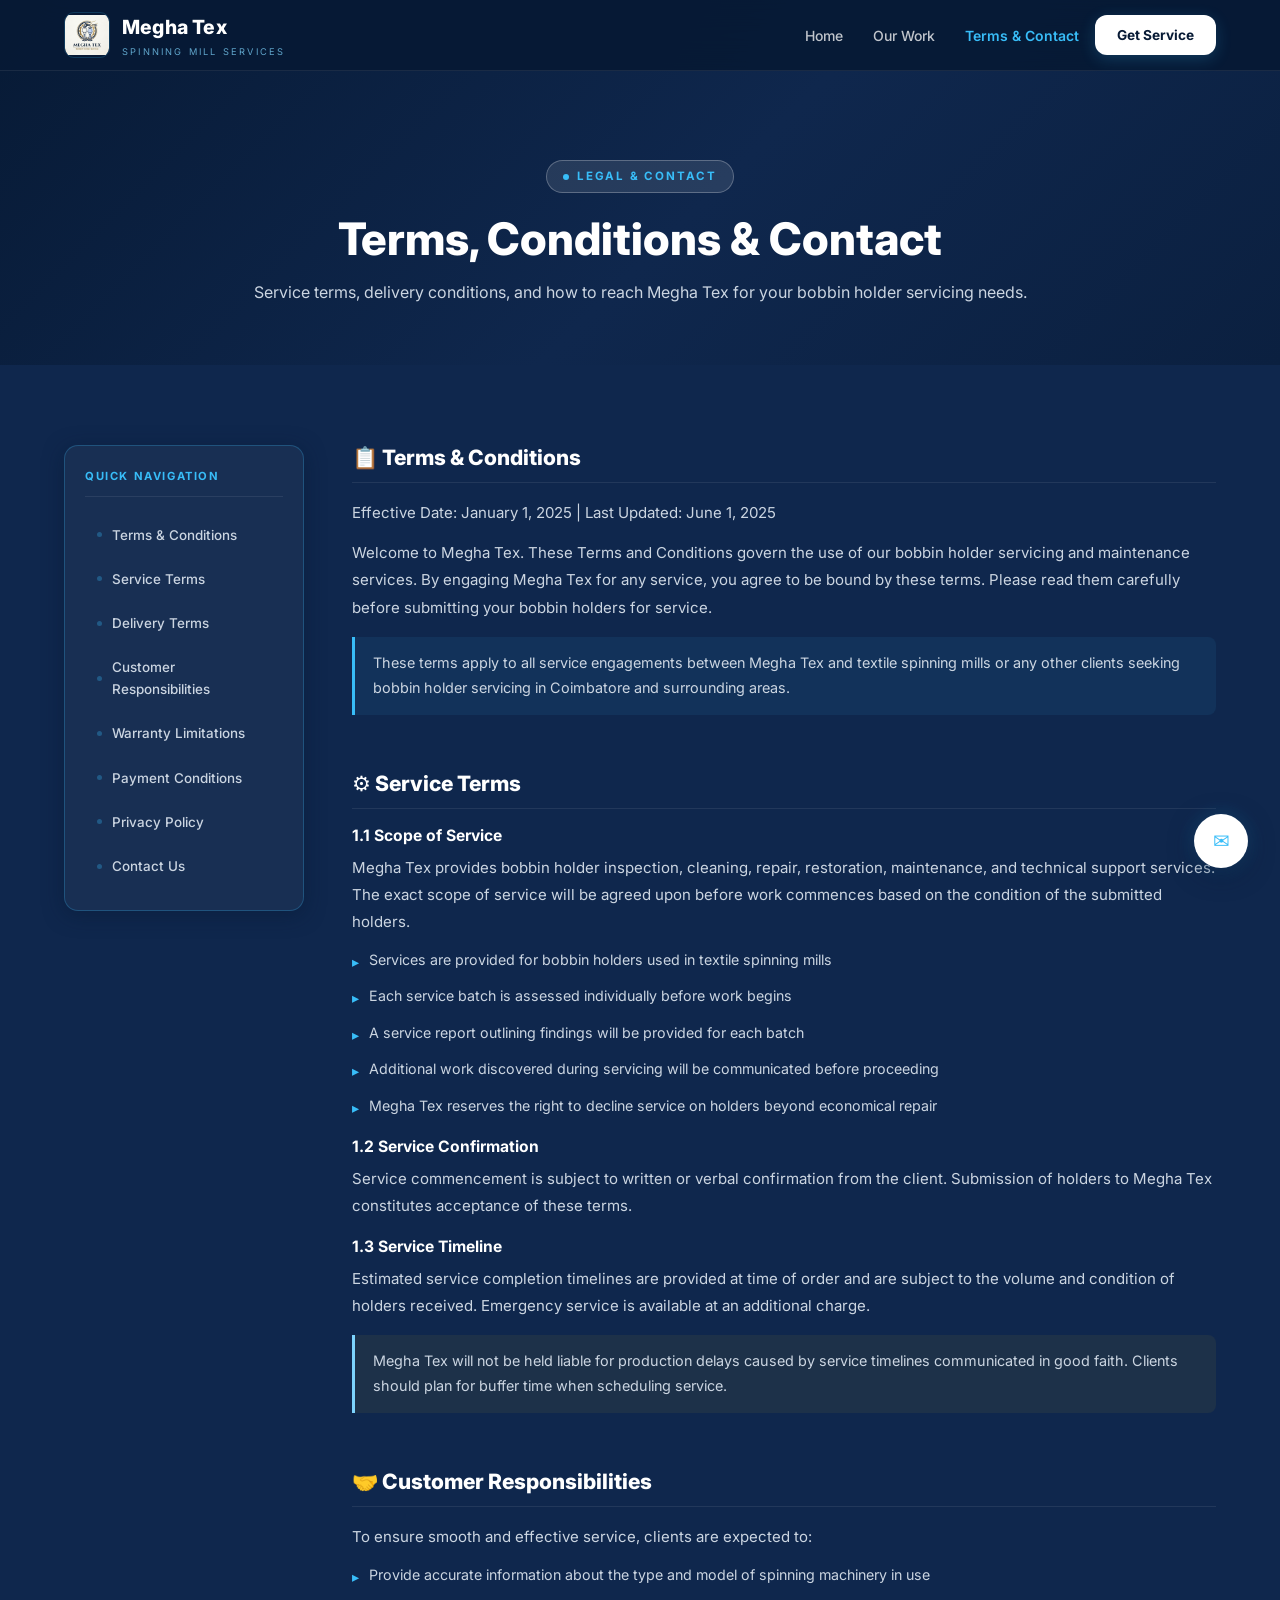
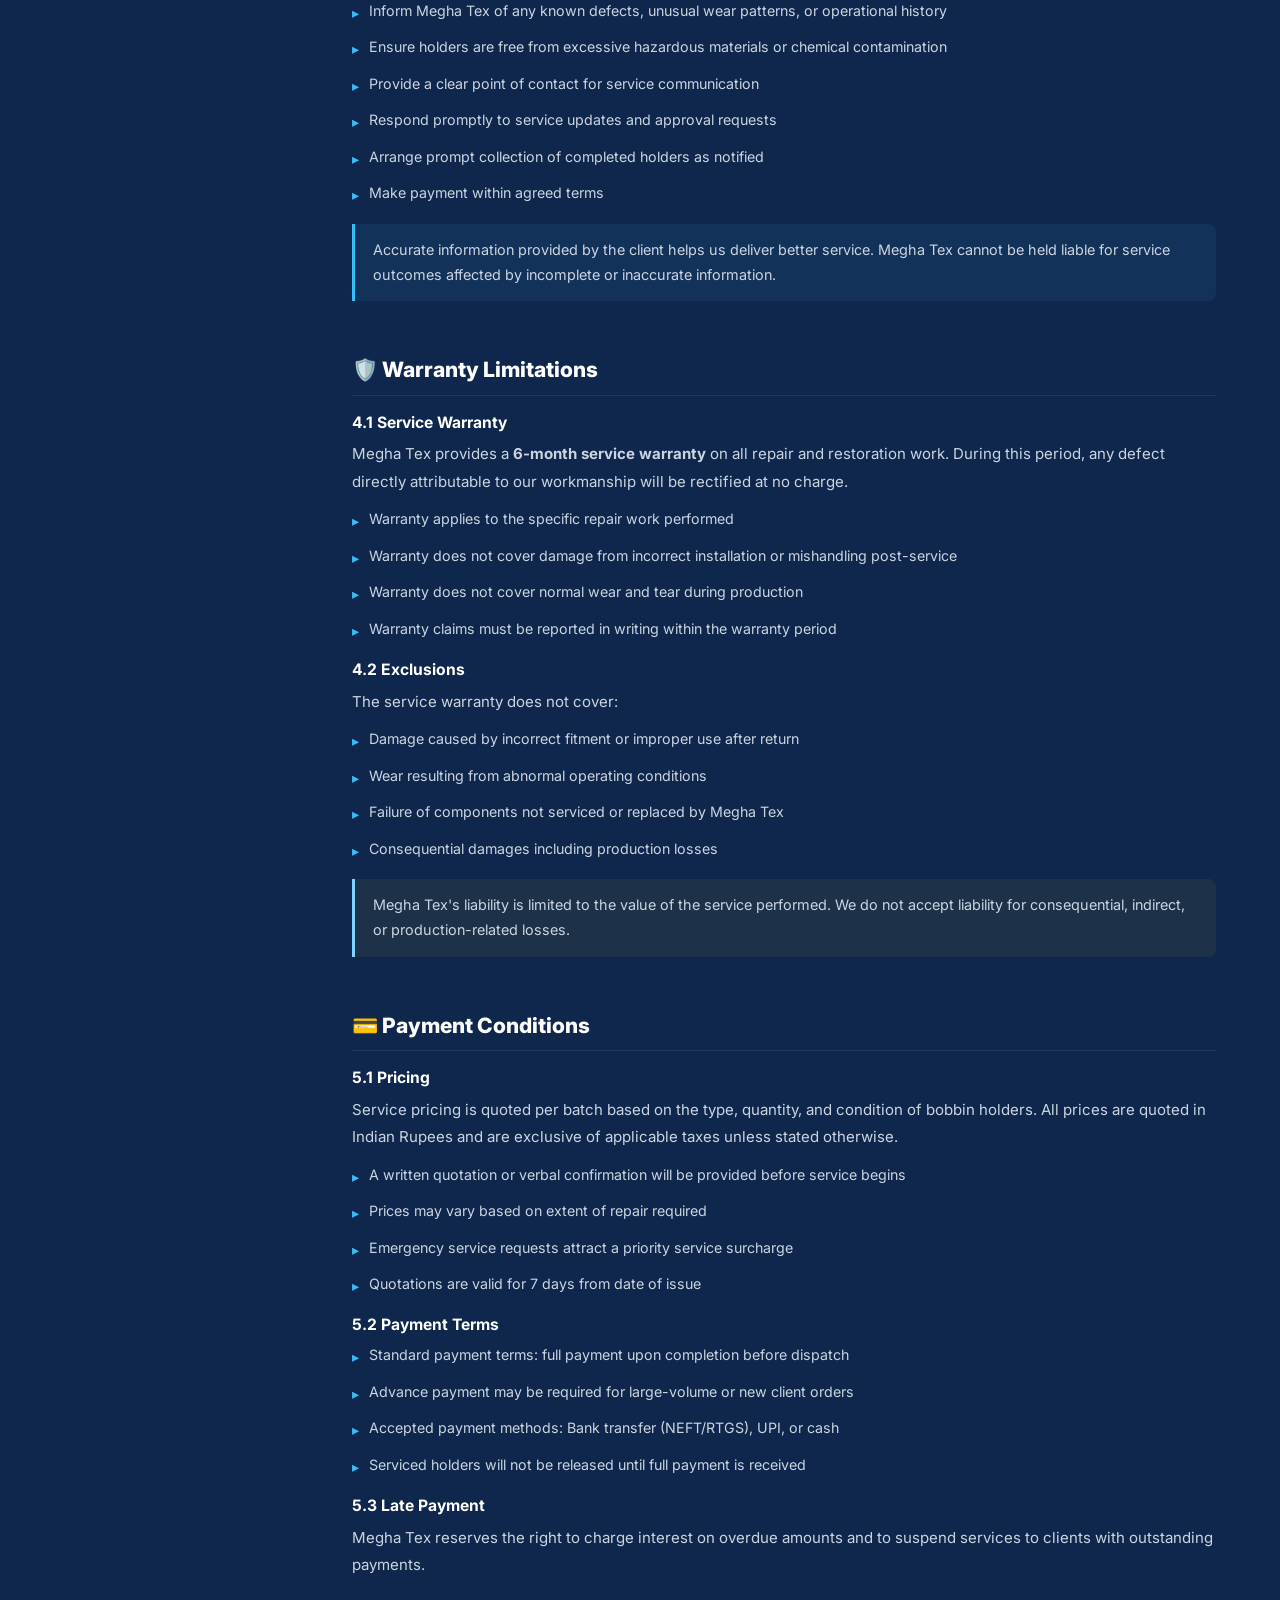
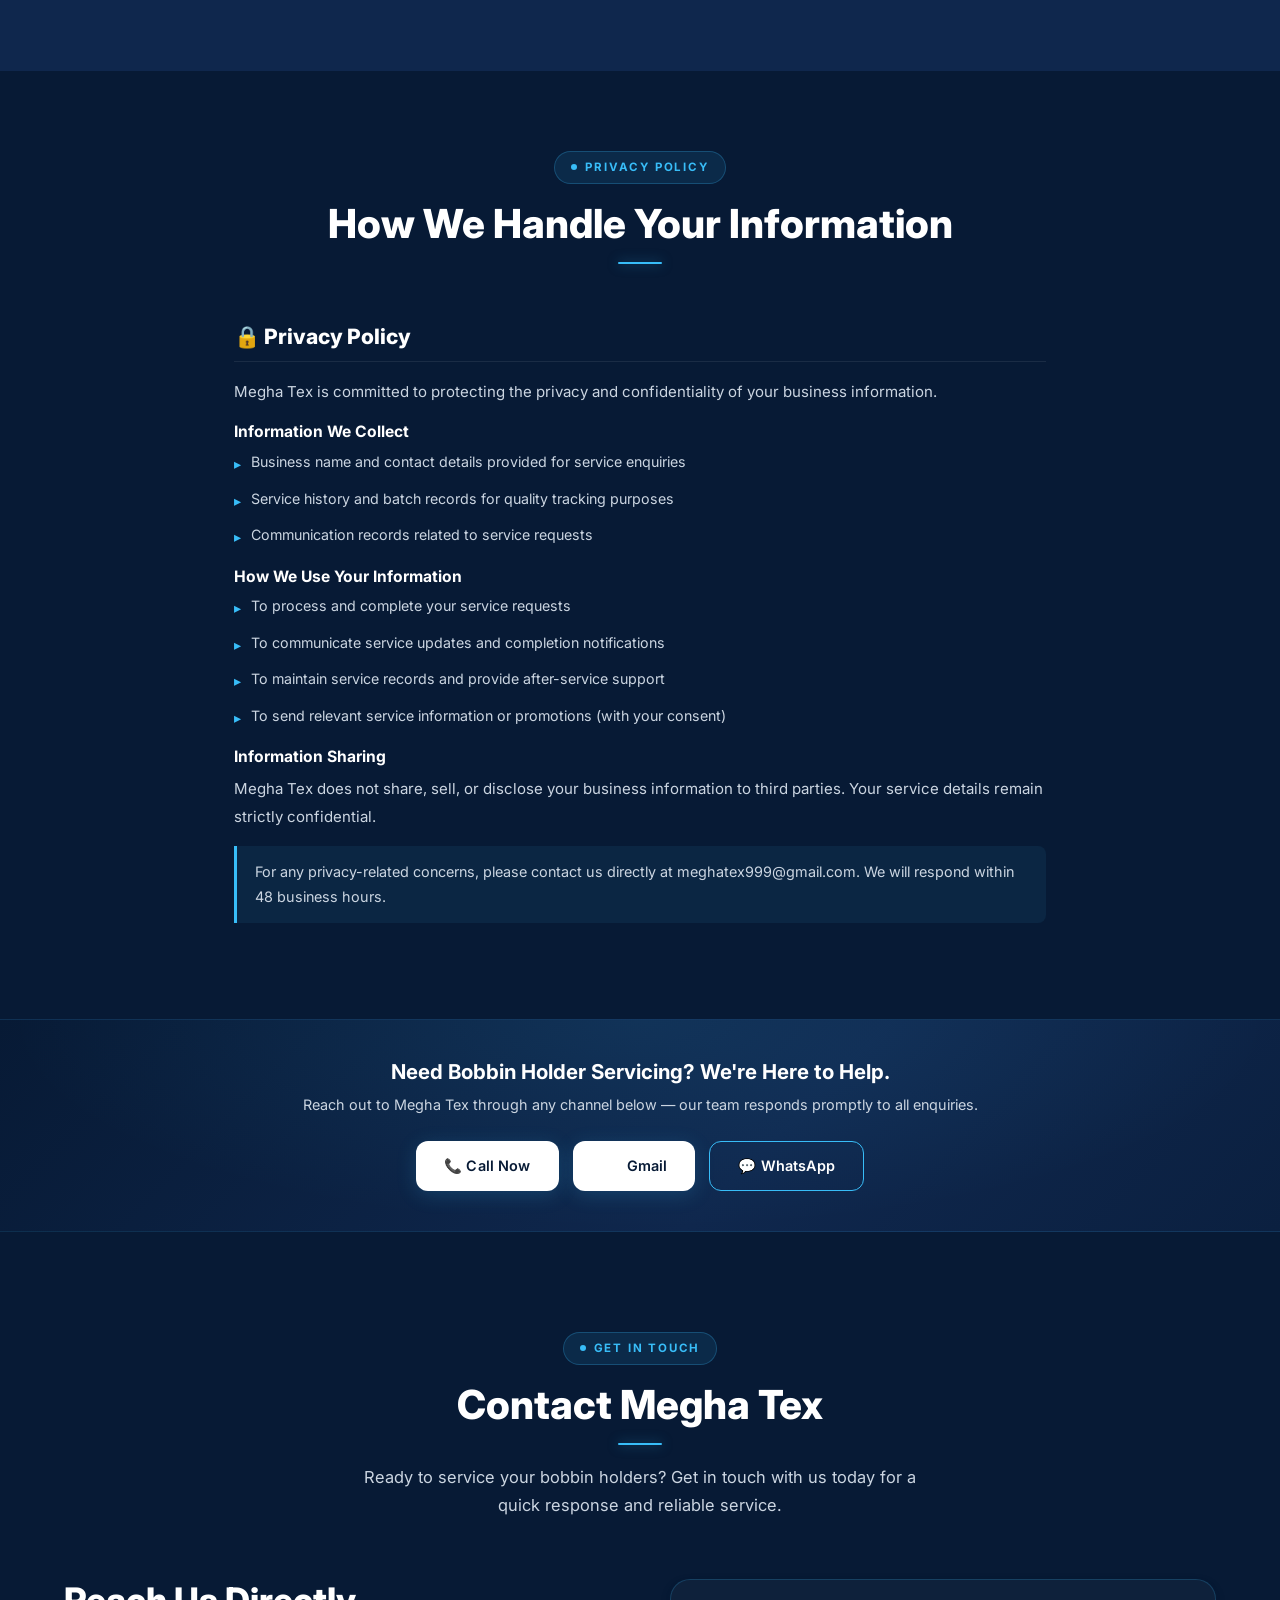
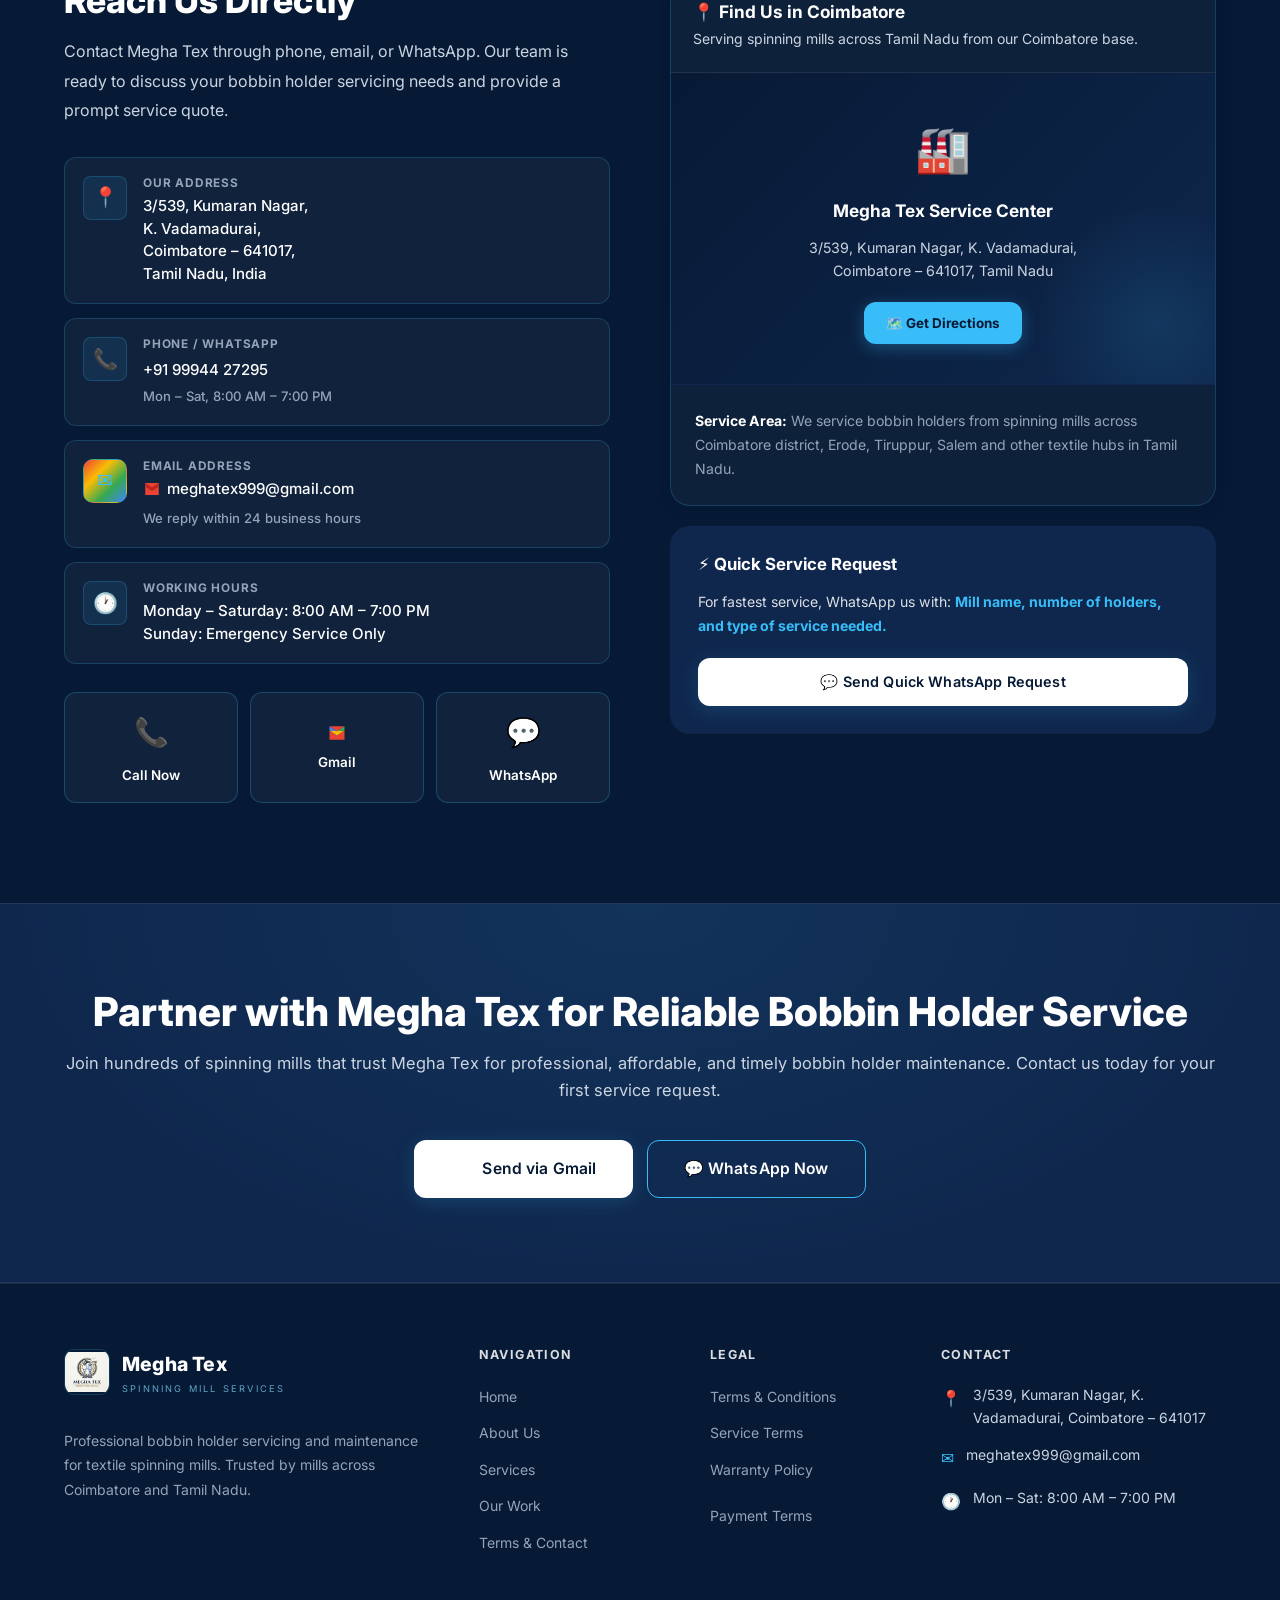
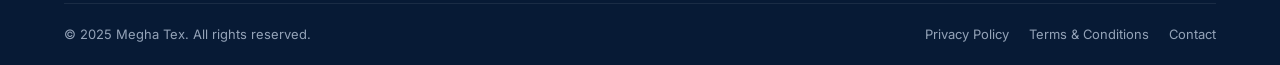
<file: terms.html>
﻿<!DOCTYPE html>
<html lang="en">
<head>
  <meta charset="UTF-8" />
  <meta name="viewport" content="width=device-width, initial-scale=1.0" />
  <title>Terms & Contact – Megha Tex | Bobbin Holder Service Provider, Coimbatore</title>
  <meta name="description" content="Contact Megha Tex for bobbin holder servicing in Coimbatore. Address: 3/539 Kumaran Nagar, K. Vadamadurai. Email: meghatex999@gmail.com. View our service terms and conditions." />
  <meta name="keywords" content="contact Megha Tex, bobbin holder service Coimbatore, textile mill service terms, spinning mill service contact" />
  <link rel="stylesheet" href="style.css?v=skynav3" />
  <link rel="preconnect" href="https://fonts.googleapis.com">
  <link rel="preconnect" href="https://fonts.gstatic.com" crossorigin>
        <style>
    /* TERMS PAGE – SKY BLUE, WHITE & NAVY INDUSTRIAL THEME */
    .terms-highlight { background: rgba(56,189,248,0.07); border-left: 3px solid #38BDF8; padding: 14px 18px; border-radius: 0 8px 8px 0; margin: 16px 0; font-size: 0.9rem; color: #CBD5E1; line-height: 1.72; }
    .terms-warning { background: rgba(250,204,21,0.06); border-left: 3px solid #7DD3FC; padding: 14px 18px; border-radius: 0 8px 8px 0; margin: 16px 0; font-size: 0.9rem; color: #CBD5E1; line-height: 1.72; }
    .privacy-section { padding: 80px 0; background: #071A35; }
    .effective-date { font-size: 0.82rem; color: #94A3B8; margin-bottom: 32px; }

    .terms-nav { position: sticky; top: 90px; background: rgba(255,255,255,0.04) !important; border: 1px solid rgba(56,189,248,0.25) !important; border-radius: 14px !important; padding: 24px 20px !important; box-shadow: 0 4px 20px rgba(7,26,53,0.50) !important; }
    .terms-nav h4 { color: #38BDF8 !important; font-size: 0.70rem !important; letter-spacing: 1.6px !important; text-transform: uppercase !important; margin-bottom: 18px !important; padding-bottom: 12px !important; border-bottom: 1px solid rgba(255,255,255,0.08) !important; }
    .terms-nav ul { list-style: none; display: flex; flex-direction: column; gap: 4px; }
    .terms-nav a { display: flex; align-items: center; gap: 10px; padding: 9px 12px; border-radius: 8px !important; font-size: 0.84rem; color: #CBD5E1 !important; text-decoration: none; transition: all 0.22s ease; font-weight: 500; }
    .terms-nav a::before { content: ''; width: 5px; height: 5px; border-radius: 50%; background: rgba(56,189,248,0.30); flex-shrink: 0; transition: all 0.22s ease; }
    .terms-nav a:hover { background: rgba(56,189,248,0.10) !important; color: #38BDF8 !important; }
    .terms-nav a:hover::before { background: #38BDF8; }
    .terms-nav a.active { background: rgba(56,189,248,0.12) !important; color: #38BDF8 !important; font-weight: 600 !important; }
    .terms-nav a.active::before { background: #38BDF8; }

    .btn { border-radius: 12px !important; transition: all 0.22s ease !important; }
    .btn:hover { transform: translateY(-2px) !important; }
    .btn-primary { background: #fff !important; color: #071A35 !important; box-shadow: 0 4px 20px rgba(56,189,248,0.18) !important; }
    .btn-primary:hover { background: #F1F5F9 !important; box-shadow: 0 8px 28px rgba(56,189,248,0.28) !important; }
    .btn-gold { background: #fff !important; color: #071A35 !important; box-shadow: 0 4px 20px rgba(56,189,248,0.18) !important; }
    .btn-gold:hover { background: #F1F5F9 !important; }
    .btn-outline { background: transparent !important; color: #fff !important; border: 1px solid #38BDF8 !important; }
    .btn-outline:hover { background: rgba(56,189,248,0.10) !important; }

    .contact-action-btn { border-radius: 12px !important; border: 1px solid rgba(56,189,248,0.25) !important; background: rgba(255,255,255,0.04) !important; color: #fff !important; display: flex; flex-direction: column !important; align-items: center; justify-content: center; gap: 8px; font-size: 0.84rem !important; padding: 16px 12px !important; transition: all 0.22s ease !important; }
    .contact-action-btn:hover { transform: translateY(-2px) !important; }
    .ca-call:hover { background: rgba(56,189,248,0.12) !important; border-color: #38BDF8 !important; color: #38BDF8 !important; box-shadow: 0 6px 20px rgba(56,189,248,0.20) !important; }
    .ca-email:hover { background: rgba(56,189,248,0.12) !important; border-color: #38BDF8 !important; color: #38BDF8 !important; box-shadow: 0 6px 20px rgba(56,189,248,0.20) !important; }
    .ca-wa:hover { background: rgba(37,211,102,0.10) !important; border-color: rgba(37,211,102,0.40) !important; color: #4ade80 !important; box-shadow: 0 6px 20px rgba(37,211,102,0.18) !important; }

    .contact-cta-strip { background: linear-gradient(135deg, #071A35 0%, #0F274D 60%, #0B2040 100%); padding: 40px 0; text-align: center; position: relative; overflow: hidden; border-top: 1px solid rgba(56,189,248,0.12); border-bottom: 1px solid rgba(56,189,248,0.12); }
    .contact-cta-strip::before { content: ''; position: absolute; inset: 0; background: radial-gradient(ellipse at 50% 0%, rgba(56,189,248,0.10) 0%, transparent 70%); }
    .contact-cta-strip h3 { color: #fff; font-size: 1.28rem; font-weight: 700; margin-bottom: 8px; position: relative; z-index: 1; }
    .contact-cta-strip p { color: #CBD5E1; font-size: 0.9rem; margin-bottom: 24px; position: relative; z-index: 1; }
    .contact-cta-strip .strip-actions { display: flex; justify-content: center; gap: 14px; flex-wrap: wrap; position: relative; z-index: 1; }
    .contact-section { background: #071A35 !important; }
    .gmail-icon { width: 18px; height: 18px; display: inline-flex; flex-shrink: 0; }
  </style>
</head>
<body>

<!-- ══ NAVIGATION ══ -->
<nav class="navbar" id="navbar">
  <div class="container">
    <div class="nav-inner">
      <a href="index.html" class="logo">
        <div class="logo-icon"><img src="images/logo.jpg" alt="Megha Tex Logo" /></div>
        <div class="logo-text">
          <span class="logo-name">Megha Tex</span>
          <span class="logo-sub">Spinning Mill Services</span>
        </div>
      </a>
      <ul class="nav-links">
        <li><a href="index.html">Home</a></li>
        <li><a href="ourwork.html">Our Work</a></li>
        <li><a href="terms.html" class="active">Terms & Contact</a></li>
        <li><a href="#" class="nav-cta nav-cta-modal">Get Service</a></li>
      </ul>
      <button class="hamburger" id="hamburger" aria-label="Toggle menu">
        <span></span><span></span><span></span>
      </button>
    </div>
  </div>
</nav>

<!-- Mobile Menu -->
<div class="mobile-menu" id="mobileMenu">
  <ul>
    <li><a href="index.html">🏠 Home</a></li>
    <li><a href="ourwork.html">🔧 Our Work</a></li>
    <li><a href="terms.html">📋 Terms & Contact</a></li>
    <li><a href="#" class="nav-cta nav-cta-modal">Get Service</a></li>
  </ul>
</div>

<!-- ══ TERMS HERO ══ -->
<section class="terms-hero">
  <div class="container">
    <span class="section-tag" style="background:rgba(255,255,255,0.1);color:var(--sky);border-color:rgba(255,255,255,0.25);margin-bottom:20px;display:inline-flex;">Legal & Contact</span>
    <h1>Terms, Conditions & Contact</h1>
    <p>Service terms, delivery conditions, and how to reach Megha Tex for your bobbin holder servicing needs.</p>
  </div>
</section>

<!-- ══ TERMS & CONDITIONS ══ -->
<section class="terms-section" id="terms">
  <div class="container">
    <div class="terms-grid">

      <!-- Sidebar navigation -->
      <nav class="terms-nav" aria-label="Terms navigation">
        <h4>Quick Navigation</h4>
        <ul>
          <li><a href="#terms" class="active">Terms & Conditions</a></li>
          <li><a href="#service-terms">Service Terms</a></li>
          <li><a href="#delivery-terms">Delivery Terms</a></li>
          <li><a href="#customer-resp">Customer Responsibilities</a></li>
          <li><a href="#warranty">Warranty Limitations</a></li>
          <li><a href="#payment">Payment Conditions</a></li>
          <li><a href="#privacy">Privacy Policy</a></li>
          <li><a href="#contact">Contact Us</a></li>
        </ul>
      </nav>

      <div class="terms-content">

        <!-- Main Terms -->
        <div class="terms-block" id="terms-intro">
          <h2>📋 Terms & Conditions</h2>
          <p class="effective-date">Effective Date: January 1, 2025 | Last Updated: June 1, 2025</p>
          <p>Welcome to Megha Tex. These Terms and Conditions govern the use of our bobbin holder servicing and maintenance services. By engaging Megha Tex for any service, you agree to be bound by these terms. Please read them carefully before submitting your bobbin holders for service.</p>
          <div class="terms-highlight">
            These terms apply to all service engagements between Megha Tex and textile spinning mills or any other clients seeking bobbin holder servicing in Coimbatore and surrounding areas.
          </div>
        </div>

        <!-- Service Terms -->
        <div class="terms-block" id="service-terms">
          <h2>⚙️ Service Terms</h2>
          <h3>1.1 Scope of Service</h3>
          <p>Megha Tex provides bobbin holder inspection, cleaning, repair, restoration, maintenance, and technical support services. The exact scope of service will be agreed upon before work commences based on the condition of the submitted holders.</p>
          <ul>
            <li>Services are provided for bobbin holders used in textile spinning mills</li>
            <li>Each service batch is assessed individually before work begins</li>
            <li>A service report outlining findings will be provided for each batch</li>
            <li>Additional work discovered during servicing will be communicated before proceeding</li>
            <li>Megha Tex reserves the right to decline service on holders beyond economical repair</li>
          </ul>
          <h3>1.2 Service Confirmation</h3>
          <p>Service commencement is subject to written or verbal confirmation from the client. Submission of holders to Megha Tex constitutes acceptance of these terms.</p>
          <h3>1.3 Service Timeline</h3>
          <p>Estimated service completion timelines are provided at time of order and are subject to the volume and condition of holders received. Emergency service is available at an additional charge.</p>
          <div class="terms-warning">
            Megha Tex will not be held liable for production delays caused by service timelines communicated in good faith. Clients should plan for buffer time when scheduling service.
          </div>
        </div>

        <!-- Delivery Terms -->

        <!-- Customer Responsibilities -->
        <div class="terms-block" id="customer-resp">
          <h2>🤝 Customer Responsibilities</h2>
          <p>To ensure smooth and effective service, clients are expected to:</p>
          <ul>
            <li>Provide accurate information about the type and model of spinning machinery in use</li>
            <li>Inform Megha Tex of any known defects, unusual wear patterns, or operational history</li>
            <li>Ensure holders are free from excessive hazardous materials or chemical contamination</li>
            <li>Provide a clear point of contact for service communication</li>
            <li>Respond promptly to service updates and approval requests</li>
            <li>Arrange prompt collection of completed holders as notified</li>
            <li>Make payment within agreed terms</li>
          </ul>
          <div class="terms-highlight">
            Accurate information provided by the client helps us deliver better service. Megha Tex cannot be held liable for service outcomes affected by incomplete or inaccurate information.
          </div>
        </div>

        <!-- Warranty Limitations -->
        <div class="terms-block" id="warranty">
          <h2>🛡️ Warranty Limitations</h2>
          <h3>4.1 Service Warranty</h3>
          <p>Megha Tex provides a <strong>6-month service warranty</strong> on all repair and restoration work. During this period, any defect directly attributable to our workmanship will be rectified at no charge.</p>
          <ul>
            <li>Warranty applies to the specific repair work performed</li>
            <li>Warranty does not cover damage from incorrect installation or mishandling post-service</li>
            <li>Warranty does not cover normal wear and tear during production</li>
            <li>Warranty claims must be reported in writing within the warranty period</li>
          </ul>
          <h3>4.2 Exclusions</h3>
          <p>The service warranty does not cover:</p>
          <ul>
            <li>Damage caused by incorrect fitment or improper use after return</li>
            <li>Wear resulting from abnormal operating conditions</li>
            <li>Failure of components not serviced or replaced by Megha Tex</li>
            <li>Consequential damages including production losses</li>
          </ul>
          <div class="terms-warning">
            Megha Tex's liability is limited to the value of the service performed. We do not accept liability for consequential, indirect, or production-related losses.
          </div>
        </div>

        <!-- Payment Conditions -->
        <div class="terms-block" id="payment">
          <h2>💳 Payment Conditions</h2>
          <h3>5.1 Pricing</h3>
          <p>Service pricing is quoted per batch based on the type, quantity, and condition of bobbin holders. All prices are quoted in Indian Rupees and are exclusive of applicable taxes unless stated otherwise.</p>
          <ul>
            <li>A written quotation or verbal confirmation will be provided before service begins</li>
            <li>Prices may vary based on extent of repair required</li>
            <li>Emergency service requests attract a priority service surcharge</li>
            <li>Quotations are valid for 7 days from date of issue</li>
          </ul>
          <h3>5.2 Payment Terms</h3>
          <ul>
            <li>Standard payment terms: full payment upon completion before dispatch</li>
            <li>Advance payment may be required for large-volume or new client orders</li>
            <li>Accepted payment methods: Bank transfer (NEFT/RTGS), UPI, or cash</li>
            <li>Serviced holders will not be released until full payment is received</li>
          </ul>
          <h3>5.3 Late Payment</h3>
          <p>Megha Tex reserves the right to charge interest on overdue amounts and to suspend services to clients with outstanding payments.</p>
        </div>

      </div>
    </div>
  </div>
</section>

<!-- ══ PRIVACY POLICY ══ -->
<section class="privacy-section" id="privacy">
  <div class="container" style="max-width:860px;">
    <div class="section-head" data-animate>
      <span class="section-tag">Privacy Policy</span>
      <h2>How We Handle Your Information</h2>
      <div class="section-divider"></div>
    </div>
    <div class="terms-content">
      <div class="terms-block">
        <h2>🔒 Privacy Policy</h2>
        <p>Megha Tex is committed to protecting the privacy and confidentiality of your business information.</p>
        <h3>Information We Collect</h3>
        <ul>
          <li>Business name and contact details provided for service enquiries</li>
          <li>Service history and batch records for quality tracking purposes</li>
          <li>Communication records related to service requests</li>
        </ul>
        <h3>How We Use Your Information</h3>
        <ul>
          <li>To process and complete your service requests</li>
          <li>To communicate service updates and completion notifications</li>
          <li>To maintain service records and provide after-service support</li>
          <li>To send relevant service information or promotions (with your consent)</li>
        </ul>
        <h3>Information Sharing</h3>
        <p>Megha Tex does not share, sell, or disclose your business information to third parties. Your service details remain strictly confidential.</p>
        <div class="terms-highlight">
          For any privacy-related concerns, please contact us directly at meghatex999@gmail.com. We will respond within 48 business hours.
        </div>
      </div>
    </div>
  </div>
</section>

<!-- ══ PRE-CONTACT CTA STRIP ══ -->
<div class="contact-cta-strip">
  <div class="container">
    <h3>Need Bobbin Holder Servicing? We're Here to Help.</h3>
    <p>Reach out to Megha Tex through any channel below — our team responds promptly to all enquiries.</p>
    <div class="strip-actions">
      <a href="tel:+919994427295" class="btn btn-primary" id="strip-call-btn">📞 Call Now</a>
      <a href="mailto:meghatex999@gmail.com?subject=Bobbin%20Holder%20Service%20Request&body=Hello%20Megha%20Tex%2C%0A%0AI%20would%20like%20to%20request%20your%20Bobbin%20Holder%20Service.%0APlease%20find%20my%20details%20below%3A%0A%0AMill%20Name%3A%20%0AType%20of%20Service%3A%20(Cleaning%20%2F%20Repair%20%2F%20Restoration%20%2F%20Maintenance)%0AContact%20Number%3A%20%0AMill%20Address%3A%20%0A%0AKindly%20get%20back%20to%20you%20as%20early%20as%20possible.%0A%0AThank%20you!" target="_blank" rel="noopener" class="btn btn-gold" id="strip-email-btn" style="display:inline-flex;align-items:center;gap:8px;"><svg style="width:18px;height:18px;flex-shrink:0;" viewBox="0 0 48 48"><path fill="#fff" d="M6 40V18l18 12 18-12v22H6z"/><path fill="rgba(255,255,255,0.6)" d="M6 18l18 12 18-12"/><path fill="#fff" d="M6 8l18 12 18-12H6z"/></svg> Gmail</a>
      <a href="https://wa.me/919994427295?text=Hello%20Megha%20Tex!%20%F0%9F%91%8B%20I%20would%20like%20to%20request%20your%20Bobbin%20Holder%20Service.%0A%0A%F0%9F%8F%AD%20*Mill%20Name*%3A%20%0A%0A%F0%9F%94%A7%20*Type%20of%20Service*%3A%20(Cleaning%20%2F%20Repair%20%2F%20Restoration%20%2F%20Maintenance)%0A%0A%F0%9F%93%9E%20*Contact%20Number*%3A%20%0A%0A%F0%9F%93%8D%20*Mill%20Address*%3A%20%0A%0AKindly%20get%20back%20to%20you%20as%20early%20as%20possible.%20Thank%20you!" class="btn btn-outline" target="_blank" rel="noopener" id="strip-wa-btn">💬 WhatsApp</a>
    </div>
  </div>
</div>

<!-- ══ CONTACT SECTION ══ -->
<section class="contact-section" id="contact">
  <div class="container">
    <div class="section-head" data-animate>
      <span class="section-tag">Get in Touch</span>
      <h2>Contact Megha Tex</h2>
      <div class="section-divider"></div>
      <p>Ready to service your bobbin holders? Get in touch with us today for a quick response and reliable service.</p>
    </div>
    <div class="contact-grid">

      <!-- Contact Details -->
      <div data-animate="left">
        <div class="contact-info">
          <h2>Reach Us Directly</h2>
          <p>Contact Megha Tex through phone, email, or WhatsApp. Our team is ready to discuss your bobbin holder servicing needs and provide a prompt service quote.</p>
          <div class="contact-details">

            <div class="contact-item">
              <div class="ci-icon">📍</div>
              <div class="ci-text">
                <h4>Our Address</h4>
                <p>3/539, Kumaran Nagar,<br />K. Vadamadurai,<br />Coimbatore – 641017,<br />Tamil Nadu, India</p>
              </div>
            </div>

            <div class="contact-item">
              <div class="ci-icon">📞</div>
              <div class="ci-text">
                <h4>Phone / WhatsApp</h4>
                <a href="tel:+919994427295" id="contact-tel-link">+91 99944 27295</a>
                <p style="font-size:0.82rem;color:var(--grey-dark);margin-top:4px;">Mon – Sat, 8:00 AM – 7:00 PM</p>
              </div>
            </div>

            <div class="contact-item">
              <div class="ci-icon" style="background:linear-gradient(135deg,#ea4335,#fbbc05,#34a853,#4285f4);border-radius:10px;display:flex;align-items:center;justify-content:center;font-size:1.2rem;">✉️</div>
              <div class="ci-text">
                <h4>Email Address</h4>
                <a href="mailto:meghatex999@gmail.com?subject=Bobbin%20Holder%20Service%20Request&body=Hello%20Megha%20Tex%2C%0A%0AI%20would%20like%20to%20request%20your%20Bobbin%20Holder%20Service.%0APlease%20find%20my%20details%20below%3A%0A%0AMill%20Name%3A%20%0AType%20of%20Service%3A%20(Cleaning%20%2F%20Repair%20%2F%20Restoration%20%2F%20Maintenance)%0AContact%20Number%3A%20%0AMill%20Address%3A%20%0A%0AKindly%20get%20back%20to%20you%20as%20early%20as%20possible.%0A%0AThank%20you!" target="_blank" rel="noopener" id="contact-email-link" style="display:inline-flex;align-items:center;gap:6px;"><svg class="gmail-icon" viewBox="0 0 48 48"><path fill="#EA4335" d="M6 40V18l18 12 18-12v22H6z"/><path fill="#FBBC05" d="M6 18l18 12 18-12"/><path fill="#34A853" d="M42 18V8l-18 12z"/><path fill="#4285F4" d="M6 18V8l18 12z"/><path fill="#C5221F" d="M6 8h36v10L24 30 6 18z"/><path fill="#EA4335" d="M6 8l18 12 18-12H6z"/></svg>meghatex999@gmail.com</a>
                <p style="font-size:0.82rem;color:var(--grey-dark);margin-top:4px;">We reply within 24 business hours</p>
              </div>
            </div>

            <div class="contact-item">
              <div class="ci-icon">🕐</div>
              <div class="ci-text">
                <h4>Working Hours</h4>
                <p>Monday – Saturday: 8:00 AM – 7:00 PM<br />Sunday: Emergency Service Only</p>
              </div>
            </div>

          </div>

          <!-- Action Buttons -->
          <div class="contact-actions-wrap" style="margin-top:28px;">
            <a href="tel:+919994427295" class="contact-action-btn ca-call" id="ca-call-btn" aria-label="Call Now">
              <span class="ca-icon">📞</span>
              <span>Call Now</span>
            </a>
            <a href="mailto:meghatex999@gmail.com?subject=Bobbin%20Holder%20Service%20Request&body=Hello%20Megha%20Tex%2C%0A%0AI%20would%20like%20to%20request%20your%20Bobbin%20Holder%20Service.%0APlease%20find%20my%20details%20below%3A%0A%0AMill%20Name%3A%20%0AType%20of%20Service%3A%20(Cleaning%20%2F%20Repair%20%2F%20Restoration%20%2F%20Maintenance)%0AContact%20Number%3A%20%0AMill%20Address%3A%20%0A%0AKindly%20get%20back%20to%20you%20as%20early%20as%20possible.%0A%0AThank%20you!" target="_blank" rel="noopener" class="contact-action-btn ca-email" id="ca-email-btn" aria-label="Send Email" style="display:inline-flex;align-items:center;gap:8px;">
              <svg style="width:20px;height:20px;flex-shrink:0;" viewBox="0 0 48 48"><path fill="#EA4335" d="M6 40V18l18 12 18-12v22H6z"/><path fill="#FBBC05" d="M6 18l18 12 18-12"/><path fill="#34A853" d="M42 18V8l-18 12z"/><path fill="#4285F4" d="M6 18V8l18 12z"/><path fill="#EA4335" d="M6 8l18 12 18-12H6z"/></svg>
              <span>Gmail</span>
            </a>
            <a href="https://wa.me/919994427295?text=Hello%20Megha%20Tex!%20%F0%9F%91%8B%20I%20would%20like%20to%20request%20your%20Bobbin%20Holder%20Service.%0A%0A%F0%9F%8F%AD%20*Mill%20Name*%3A%20%0A%0A%F0%9F%94%A7%20*Type%20of%20Service*%3A%20(Cleaning%20%2F%20Repair%20%2F%20Restoration%20%2F%20Maintenance)%0A%0A%F0%9F%93%9E%20*Contact%20Number*%3A%20%0A%0A%F0%9F%93%8D%20*Mill%20Address*%3A%20%0A%0AKindly%20get%20back%20to%20you%20as%20early%20as%20possible.%20Thank%20you!" class="contact-action-btn ca-wa" id="ca-wa-btn" target="_blank" rel="noopener" aria-label="WhatsApp">
              <span class="ca-icon">💬</span>
              <span>WhatsApp</span>
            </a>
          </div>
        </div>
      </div>

      <!-- Map / Location Card -->
      <div data-animate="right">
        <div class="contact-map-placeholder">
          <div class="map-header">
            <h3>📍 Find Us in Coimbatore</h3>
            <p>Serving spinning mills across Tamil Nadu from our Coimbatore base.</p>
          </div>
          <div class="map-visual">
            <div class="map-icon">🏭</div>
            <h4>Megha Tex Service Center</h4>
            <p>3/539, Kumaran Nagar, K. Vadamadurai, Coimbatore – 641017, Tamil Nadu</p>
            <a href="https://maps.google.com/?q=K.+Vadamadurai,+Coimbatore+641017" target="_blank" rel="noopener" id="directions-btn" aria-label="Get directions to Megha Tex">
              🗺️ Get Directions
            </a>
          </div>
          <div style="padding:24px;border-top:1px solid var(--grey-light);">
            <p style="font-size:0.88rem;color:var(--grey-dark);line-height:1.7;margin:0;">
              <strong style="color:#ffffff;">Service Area:</strong> We service bobbin holders from spinning mills across Coimbatore district, Erode, Tiruppur, Salem and other textile hubs in Tamil Nadu.
            </p>
          </div>
        </div>

        <!-- Quick Contact Card -->
        <div style="margin-top:20px;background:var(--navy);border-radius:var(--radius-lg);padding:28px;color:rgba(255,255,255,0.85);">
          <h3 style="color:var(--white);font-size:1.05rem;margin-bottom:16px;">⚡ Quick Service Request</h3>
          <p style="font-size:0.88rem;line-height:1.7;margin-bottom:20px;">For fastest service, WhatsApp us with: <strong style="color:var(--gold);">Mill name, number of holders, and type of service needed.</strong></p>
          <a href="https://wa.me/919994427295?text=Hello%20Megha%20Tex!%20%F0%9F%91%8B%20I%20would%20like%20to%20request%20your%20Bobbin%20Holder%20Service.%0A%0A%F0%9F%8F%AD%20*Mill%20Name*%3A%20%0A%0A%F0%9F%94%A7%20*Type%20of%20Service*%3A%20(Cleaning%20%2F%20Repair%20%2F%20Restoration%20%2F%20Maintenance)%0A%0A%F0%9F%93%9E%20*Contact%20Number*%3A%20%0A%0A%F0%9F%93%8D%20*Mill%20Address*%3A%20%0A%0AKindly%20get%20back%20to%20you%20as%20early%20as%20possible.%20Thank%20you!" target="_blank" rel="noopener" class="btn btn-gold" id="quick-wa-btn" style="width:100%;justify-content:center;">
            💬 Send Quick WhatsApp Request
          </a>
        </div>
      </div>

    </div>
  </div>
</section>

<!-- ══ FINAL CTA BANNER ══ -->
<section class="cta-banner" id="cta-terms">
  <div class="container">
    <h2>Partner with Megha Tex for Reliable Bobbin Holder Service</h2>
    <p>Join hundreds of spinning mills that trust Megha Tex for professional, affordable, and timely bobbin holder maintenance. Contact us today for your first service request.</p>
    <div class="cta-actions">
      <a href="mailto:meghatex999@gmail.com?subject=Bobbin%20Holder%20Service%20Request&body=Hello%20Megha%20Tex%2C%0A%0AI%20would%20like%20to%20request%20your%20Bobbin%20Holder%20Service.%0APlease%20find%20my%20details%20below%3A%0A%0AMill%20Name%3A%20%0AType%20of%20Service%3A%20(Cleaning%20%2F%20Repair%20%2F%20Restoration%20%2F%20Maintenance)%0AContact%20Number%3A%20%0AMill%20Address%3A%20%0A%0AKindly%20get%20back%20to%20you%20as%20early%20as%20possible.%0A%0AThank%20you!" target="_blank" rel="noopener" class="btn btn-gold btn-lg" id="final-email-btn" style="display:inline-flex;align-items:center;gap:10px;"><svg style="width:22px;height:22px;flex-shrink:0;" viewBox="0 0 48 48"><path fill="#fff" d="M6 40V18l18 12 18-12v22H6z"/><path fill="rgba(255,255,255,0.6)" d="M6 18l18 12 18-12"/><path fill="#fff" d="M6 8l18 12 18-12H6z"/></svg> Send via Gmail</a>
      <a href="https://wa.me/919994427295?text=Hello%20Megha%20Tex!%20%F0%9F%91%8B%20I%20would%20like%20to%20request%20your%20Bobbin%20Holder%20Service.%0A%0A%F0%9F%8F%AD%20*Mill%20Name*%3A%20%0A%0A%F0%9F%94%A7%20*Type%20of%20Service*%3A%20(Cleaning%20%2F%20Repair%20%2F%20Restoration%20%2F%20Maintenance)%0A%0A%F0%9F%93%9E%20*Contact%20Number*%3A%20%0A%0A%F0%9F%93%8D%20*Mill%20Address*%3A%20%0A%0AKindly%20get%20back%20to%20you%20as%20early%20as%20possible.%20Thank%20you!" class="btn btn-outline btn-lg" id="final-wa-btn" target="_blank" rel="noopener">💬 WhatsApp Now</a>
    </div>
  </div>
</section>

<!-- ══ FOOTER ══ -->
<footer class="footer">
  <div class="container">
    <div class="footer-grid">
      <div class="footer-brand">
        <a href="index.html" class="logo">
          <div class="logo-icon"><img src="images/logo.jpg" alt="Megha Tex Logo" /></div>
          <div class="logo-text">
            <span class="logo-name">Megha Tex</span>
            <span class="logo-sub">Spinning Mill Services</span>
          </div>
        </a>
        <p style="margin-top:16px;">Professional bobbin holder servicing and maintenance for textile spinning mills. Trusted by mills across Coimbatore and Tamil Nadu.</p>
      </div>
      <div class="footer-col">
        <h4>Navigation</h4>
        <ul>
          <li><a href="index.html">Home</a></li>
          <li><a href="index.html#about">About Us</a></li>
          <li><a href="index.html#services">Services</a></li>
          <li><a href="ourwork.html">Our Work</a></li>
          <li><a href="terms.html">Terms & Contact</a></li>
        </ul>
      </div>
      <div class="footer-col">
        <h4>Legal</h4>
        <ul>
          <li><a href="terms.html#terms">Terms & Conditions</a></li>
          <li><a href="terms.html#service-terms">Service Terms</a></li>
          <li><a href="terms.html#warranty">Warranty Policy</a></li>
          <li></li>
          <li><a href="terms.html#payment">Payment Terms</a></li>
        </ul>
      </div>
      <div class="footer-col">
        <h4>Contact</h4>
        <div class="footer-contact-item">
          <span class="fc-icon">📍</span>
          <span>3/539, Kumaran Nagar, K. Vadamadurai, Coimbatore – 641017</span>
        </div>
        <div class="footer-contact-item">
          <span class="fc-icon">✉️</span>
          <span>meghatex999@gmail.com</span>
        </div>
        <div class="footer-contact-item">
          <span class="fc-icon">🕐</span>
          <span>Mon – Sat: 8:00 AM – 7:00 PM</span>
        </div>
      </div>
    </div>
    <div class="footer-bottom">
      <p>© 2025 Megha Tex. All rights reserved.</p>
      <div class="footer-bottom-links">
        <a href="#privacy">Privacy Policy</a>
        <a href="#terms">Terms & Conditions</a>
        <a href="#contact">Contact</a>
      </div>
    </div>
  </div>
</footer>

<!-- ══ FLOATING CONTACT BUTTON ══ -->
<div class="float-contact" id="floatContact">
  <div class="float-menu" id="floatMenu">
    <a href="tel:+919994427295" class="float-menu-item" id="float-call" aria-label="Call Megha Tex">
      <span class="fmi-icon fmi-call">📞</span>
      <span>Call Us</span>
    </a>
    <a href="mailto:meghatex999@gmail.com?subject=Bobbin%20Holder%20Service%20Request&body=Hello%20Megha%20Tex%2C%0A%0AI%20would%20like%20to%20request%20your%20Bobbin%20Holder%20Service.%0APlease%20find%20my%20details%20below%3A%0A%0AMill%20Name%3A%20%0AType%20of%20Service%3A%20(Cleaning%20%2F%20Repair%20%2F%20Restoration%20%2F%20Maintenance)%0AContact%20Number%3A%20%0AMill%20Address%3A%20%0A%0AKindly%20get%20back%20to%20you%20as%20early%20as%20possible.%0A%0AThank%20you!" target="_blank" rel="noopener" class="float-menu-item" id="float-email" aria-label="Email Megha Tex">
      <span class="fmi-icon fmi-email">✉️</span>
      <span>Email Us</span>
    </a>
    <a href="https://wa.me/919994427295?text=Hello%20Megha%20Tex!%20%F0%9F%91%8B%20I%20would%20like%20to%20request%20your%20Bobbin%20Holder%20Service.%0A%0A%F0%9F%8F%AD%20*Mill%20Name*%3A%20%0A%0A%F0%9F%94%A7%20*Type%20of%20Service*%3A%20(Cleaning%20%2F%20Repair%20%2F%20Restoration%20%2F%20Maintenance)%0A%0A%F0%9F%93%9E%20*Contact%20Number*%3A%20%0A%0A%F0%9F%93%8D%20*Mill%20Address*%3A%20%0A%0AKindly%20get%20back%20to%20you%20as%20early%20as%20possible.%20Thank%20you!" class="float-menu-item" id="float-wa" target="_blank" rel="noopener" aria-label="WhatsApp Megha Tex">
      <span class="fmi-icon fmi-wa">💬</span>
      <span>WhatsApp Us</span>
    </a>
  </div>
  <button class="float-btn" id="floatBtn" aria-label="Contact options">✉</button>
</div>

<script src="main.js"></script>
<script>
  // Terms page: highlight active nav item on scroll
  const termsBlocks = document.querySelectorAll('.terms-block, .privacy-section, .contact-section');
  const termsNavLinks = document.querySelectorAll('.terms-nav a');
  window.addEventListener('scroll', () => {
    let current = '';
    termsBlocks.forEach(block => {
      const rect = block.getBoundingClientRect();
      if (rect.top <= 100) current = block.id;
    });
    termsNavLinks.forEach(a => {
      a.classList.remove('active');
      if (a.getAttribute('href') === '#' + current) a.classList.add('active');
    });
  });
</script>
<!-- CONTACT MODAL -->
<div class="contact-modal-backdrop" id="contactModalBackdrop" role="dialog" aria-modal="true" aria-label="Contact Megha Tex">
  <div class="contact-modal">
    <button class="contact-modal-close" onclick="closeContactModal()" aria-label="Close">
      <svg viewBox="0 0 24 24" width="18" height="18" fill="none" stroke="currentColor" stroke-width="2.5" stroke-linecap="round"><line x1="18" y1="6" x2="6" y2="18"/><line x1="6" y1="6" x2="18" y2="18"/></svg>
    </button>
    <div class="contact-modal-icon">
      <img src="images/bobbin_pair.jpg" alt="Megha Tex Bobbin Holders" style="width:100px;height:100px;object-fit:contain;border-radius:14px;background:#ffffff;padding:10px;box-shadow:0 4px 20px rgba(245,158,11,0.2);" />
    </div>
    <h3>Contact Megha Tex</h3>
    <p>Choose how you'd like to reach us.<br>We respond within minutes!</p>
    <div class="contact-modal-btns">
      <a href="tel:+919994427295" class="cm-btn cm-call" onclick="closeContactModal()">
        <span class="cm-btn-icon">
          <svg viewBox="0 0 24 24" width="22" height="22" fill="none" stroke="currentColor" stroke-width="2" stroke-linecap="round" stroke-linejoin="round"><path d="M22 16.92v3a2 2 0 0 1-2.18 2 19.79 19.79 0 0 1-8.63-3.07A19.5 19.5 0 0 1 4.69 12 19.79 19.79 0 0 1 1.63 3.4 2 2 0 0 1 3.6 1.21h3a2 2 0 0 1 2 1.72c.127.96.361 1.903.7 2.81a2 2 0 0 1-.45 2.11L7.91 8.82a16 16 0 0 0 6 6l.96-.96a2 2 0 0 1 2.11-.45c.907.339 1.85.573 2.81.7A2 2 0 0 1 22 16.92z"/></svg>
        </span>
        <span class="cm-btn-text"><span>Call us directly</span><strong>+91 99944 27295</strong></span>
      </a>
      <div class="contact-modal-divider"><span>or</span></div>
      <a href="mailto:meghatex999@gmail.com?subject=Bobbin%20Holder%20Service%20Request&body=Hello%20Megha%20Tex%2C%0A%0AI%20would%20like%20to%20request%20your%20Bobbin%20Holder%20Service.%0APlease%20find%20my%20details%20below%3A%0A%0AMill%20Name%3A%20%0AType%20of%20Service%3A%20(Cleaning%20%2F%20Repair%20%2F%20Restoration%20%2F%20Maintenance)%0AContact%20Number%3A%20%0AMill%20Address%3A%20%0A%0AKindly%20get%20back%20to%20you%20as%20early%20as%20possible.%0A%0AThank%20you!" target="_blank" rel="noopener" class="cm-btn cm-email" onclick="closeContactModal()">
        <span class="cm-btn-icon">
          <svg viewBox="0 0 24 24" width="22" height="22" fill="none" stroke="currentColor" stroke-width="2" stroke-linecap="round" stroke-linejoin="round"><rect x="2" y="4" width="20" height="16" rx="2"/><path d="m22 7-8.97 5.7a1.94 1.94 0 0 1-2.06 0L2 7"/></svg>
        </span>
        <span class="cm-btn-text"><span>Send an email</span><strong>meghatex999@gmail.com</strong></span>
      </a>
      <div class="contact-modal-divider"><span>or</span></div>
      <a href="https://wa.me/919994427295?text=Hello%20Megha%20Tex!%20I%20would%20like%20to%20request%20your%20Bobbin%20Holder%20Service.%0AMill%20Name%3A%20%0AType%20of%20Service%3A%20(Cleaning%20%2F%20Repair%20%2F%20Restoration%20%2F%20Maintenance)%0AContact%20Number%3A%20%0AMill%20Address%3A%20%0AKindly%20get%20back%20to%20you%20as%20early%20as%20possible.%20Thank%20you!" target="_blank" rel="noopener" class="cm-btn cm-wa" onclick="closeContactModal()">
        <span class="cm-btn-icon">
          <svg viewBox="0 0 24 24" width="22" height="22" fill="currentColor"><path d="M17.472 14.382c-.297-.149-1.758-.867-2.03-.967-.273-.099-.471-.148-.67.15-.197.297-.767.966-.94 1.164-.173.199-.347.223-.644.075-.297-.15-1.255-.463-2.39-1.475-.883-.788-1.48-1.761-1.653-2.059-.173-.297-.018-.458.13-.606.134-.133.298-.347.446-.52.149-.174.198-.298.298-.497.099-.198.05-.371-.025-.52-.075-.149-.669-1.612-.916-2.207-.242-.579-.487-.5-.669-.51-.173-.008-.371-.01-.57-.01-.198 0-.52.074-.792.372-.272.297-1.04 1.016-1.04 2.479 0 1.462 1.065 2.875 1.213 3.074.149.198 2.096 3.2 5.077 4.487.709.306 1.262.489 1.694.625.712.227 1.36.195 1.871.118.571-.085 1.758-.719 2.006-1.413.248-.694.248-1.289.173-1.413-.074-.124-.272-.198-.57-.347zM12 0C5.373 0 0 5.373 0 12c0 2.125.557 4.126 1.528 5.855L.057 23.17a.75.75 0 0 0 .912.912l5.316-1.471A11.952 11.952 0 0 0 12 24c6.627 0 12-5.373 12-12S18.627 0 12 0zm0 22a9.952 9.952 0 0 1-5.13-1.425l-.368-.22-3.156.874.875-3.156-.22-.368A9.952 9.952 0 0 1 2 12C2 6.477 6.477 2 12 2s10 4.477 10 10-4.477 10-10 10z"/></svg>
        </span>
        <span class="cm-btn-text"><span>Chat on WhatsApp</span><strong>+91 99944 27295</strong></span>
      </a>
    </div>
  </div>
</div>
</body>
</html>
</file>
<file: style.css>
﻿/* BUILD: SKY-BLUE-NAVY-v3 2026-06-05 14:25 */
/* ============================================================
   MEGHA TEX – Premium Sky Blue, White & Navy Industrial Theme
   Dark Navy: #071A35 | Navy: #0F274D | Sky Blue: #38BDF8
   Light Sky: #7DD3FC | White: #FFFFFF | No orange/gold anywhere
   Font: Inter | Reference: Premium Industrial Engineering B2B
   ============================================================ */

@import url('https://fonts.googleapis.com/css2?family=Inter:wght@300;400;500;600;700;800;900&display=swap');

/* ── Reset & Base ── */
*, *::before, *::after { box-sizing: border-box; margin: 0; padding: 0; }

:root {
  /* Primary Palette */
  --navy-deep:    #071A35;
  --navy:         #0F274D;
  --navy-mid:     #102548;
  --navy-light:   #163360;
  --sky:          #38BDF8;
  --sky-light:    #7DD3FC;
  --sky-pale:     #E0F2FE;
  --sky-pale2:    #BAE6FD;
  --white:        #FFFFFF;
  --off-white:    #F8FAFC;

  /* Text */
  --text-primary: #FFFFFF;
  --text-body:    #CBD5E1;
  --text-muted:   #94A3B8;
  --text-dark:    #0F172A;
  --text-dark2:   #1E293B;

  /* Borders */
  --border:       rgba(255,255,255,0.08);
  --border-sky:   rgba(56,189,248,0.20);
  --border-sky2:  rgba(56,189,248,0.35);
  --border-light: #E2E8F0;

  /* Section backgrounds */
  --section-dark: #071A35;
  --section-mid:  #0F274D;
  --section-light:#F8FAFC;

  /* Legacy aliases for compatibility */
  --grey-bg:      #071A35;
  --grey-light:   #0F274D;
  --grey-border:  rgba(255,255,255,0.10);
  --grey-dark:    #94A3B8;
  --grey-mid:     #64748B;
  --gold:         #38BDF8;
  --gold-light:   #7DD3FC;
  --blue:         #38BDF8;
  --blue-light:   #7DD3FC;
  --steel:        #0F274D;

  /* Gradients */
  --gradient-hero:  linear-gradient(135deg, #071A35 0%, #0F274D 55%, #0B2040 100%);
  --gradient-sky:   linear-gradient(135deg, #38BDF8 0%, #0EA5E9 100%);
  --gradient-navy:  linear-gradient(135deg, #071A35 0%, #0F274D 100%);
  --gradient-blue:  linear-gradient(135deg, #38BDF8 0%, #0EA5E9 100%);
  --gradient-card:  linear-gradient(135deg, rgba(56,189,248,0.06) 0%, rgba(56,189,248,0.02) 100%);

  /* Shadows */
  --shadow-xs:    0 1px 3px rgba(7,26,53,0.30), 0 1px 2px rgba(7,26,53,0.20);
  --shadow-sm:    0 4px 8px rgba(7,26,53,0.40), 0 2px 4px rgba(7,26,53,0.25);
  --shadow-md:    0 10px 25px rgba(7,26,53,0.50), 0 4px 10px rgba(7,26,53,0.30);
  --shadow-lg:    0 24px 48px rgba(7,26,53,0.60), 0 8px 20px rgba(7,26,53,0.35);
  --shadow-sky:   0 8px 30px rgba(56,189,248,0.25);
  --shadow-navy:  0 20px 50px rgba(7,26,53,0.70);
  --shadow-glow:  0 0 40px rgba(56,189,248,0.15);

  --radius-sm:    8px;
  --radius-md:    12px;
  --radius-lg:    20px;
  --radius-xl:    32px;
  --transition:   all 0.28s cubic-bezier(0.4, 0, 0.2, 1);
  --font-main:    'Inter', system-ui, -apple-system, sans-serif;
  --font-head:    'Inter', system-ui, -apple-system, sans-serif;
}

html { scroll-behavior: smooth; }

body {
  font-family: var(--font-main);
  background: var(--navy-deep);
  color: var(--text-body);
  line-height: 1.65;
  overflow-x: hidden;
  -webkit-font-smoothing: antialiased;
  -moz-osx-font-smoothing: grayscale;
}

/* ── Scrollbar ── */
::-webkit-scrollbar { width: 6px; }
::-webkit-scrollbar-track { background: var(--navy); }
::-webkit-scrollbar-thumb { background: var(--sky); border-radius: 3px; }
::-webkit-scrollbar-thumb:hover { background: var(--sky-light); }

/* ── Typography ── */
h1,h2,h3,h4,h5 { font-family: var(--font-head); line-height: 1.2; color: var(--white); font-weight: 700; }

/* ── Utility ── */
.container { max-width: 1200px; margin: 0 auto; padding: 0 24px; }

.section-tag {
  display: inline-flex; align-items: center; gap: 8px;
  background: rgba(56,189,248,0.10); color: var(--sky);
  border: 1px solid rgba(56,189,248,0.25);
  padding: 6px 16px; border-radius: 50px;
  font-size: 0.72rem; font-weight: 700; letter-spacing: 1.8px;
  text-transform: uppercase; margin-bottom: 16px;
}
.section-tag::before {
  content: ''; width: 6px; height: 6px;
  background: var(--sky); border-radius: 50%; display: block;
}

/* ══════════════════════════════════════════
   NAVIGATION — Deep Navy
══════════════════════════════════════════ */
.navbar {
  position: fixed; top: 0; left: 0; right: 0; z-index: 1000;
  background: rgba(7,26,53,0.95);
  backdrop-filter: blur(24px); -webkit-backdrop-filter: blur(24px);
  border-bottom: 1px solid var(--border);
  transition: var(--transition);
}
.navbar.scrolled {
  background: rgba(7,26,53,0.99);
  box-shadow: 0 4px 30px rgba(7,26,53,0.80), 0 0 0 1px var(--border);
}
.nav-inner {
  display: flex; align-items: center; justify-content: space-between;
  height: 70px;
}
.logo { display: flex; align-items: center; gap: 12px; text-decoration: none; }
.logo-icon {
  width: 46px; height: 46px; background: transparent;
  border-radius: 10px; display: flex; align-items: center;
  justify-content: center; overflow: hidden; flex-shrink: 0;
  border: 1px solid rgba(56,189,248,0.20);
}
.logo-icon img { width: 100%; height: 100%; object-fit: contain; display: block; border-radius: 8px; }
.logo-text { display: flex; flex-direction: column; }
.logo-name { font-size: 1.22rem; font-weight: 800; color: var(--white); letter-spacing: 0.2px; }
.logo-sub { font-size: 0.58rem; color: var(--sky-light); letter-spacing: 2.2px; text-transform: uppercase; margin-top: 1px; opacity: 0.75; }

.nav-links { display: flex; align-items: center; gap: 2px; list-style: none; }
.nav-links a {
  color: rgba(255,255,255,0.75); text-decoration: none;
  font-size: 0.875rem; font-weight: 500; padding: 8px 14px;
  border-radius: var(--radius-sm); transition: var(--transition);
}
.nav-links a:hover { color: var(--sky); background: rgba(56,189,248,0.08); }
.nav-links a.active { color: var(--sky); font-weight: 600; }

.nav-cta {
  background: var(--white) !important;
  color: var(--navy-deep) !important;
  padding: 9px 22px !important;
  border-radius: var(--radius-md) !important;
  font-weight: 700 !important;
  font-size: 0.855rem !important;
  box-shadow: 0 4px 16px rgba(56,189,248,0.20) !important;
  transition: var(--transition) !important;
  display: inline-flex; align-items: center; justify-content: center;
}
.nav-cta:hover {
  background: var(--sky-pale) !important;
  transform: translateY(-1px) !important;
  box-shadow: 0 8px 28px rgba(56,189,248,0.30) !important;
}

.hamburger {
  display: none; flex-direction: column; gap: 5px;
  background: none; border: none; cursor: pointer; padding: 6px;
}
.hamburger span {
  display: block; width: 24px; height: 2px;
  background: var(--white); border-radius: 2px; transition: var(--transition);
}
.hamburger.open span:nth-child(1) { transform: rotate(45deg) translate(5px,5px); }
.hamburger.open span:nth-child(2) { opacity: 0; }
.hamburger.open span:nth-child(3) { transform: rotate(-45deg) translate(5px,-5px); }

/* ── Mobile Menu ── */
.mobile-menu {
  display: none; position: fixed; top: 70px; left: 0; right: 0;
  background: rgba(7,26,53,0.99);
  border-bottom: 1px solid var(--border);
  padding: 16px 24px 24px; z-index: 999;
  box-shadow: 0 12px 40px rgba(7,26,53,0.80);
  animation: slideDown 0.28s ease;
}
.mobile-menu.open { display: block; }
.mobile-menu ul { list-style: none; display: flex; flex-direction: column; gap: 4px; }
.mobile-menu a {
  display: block; color: rgba(255,255,255,0.78); text-decoration: none;
  padding: 12px 16px; border-radius: var(--radius-sm); font-weight: 500;
  transition: var(--transition); font-size: 0.95rem;
}
.mobile-menu a:hover { background: rgba(56,189,248,0.08); color: var(--sky); }
.mobile-menu .nav-cta {
  background: var(--white) !important; color: var(--navy-deep) !important;
  margin-top: 8px; text-align: center; border-radius: var(--radius-md) !important;
}

/* ══════════════════════════════════════════
   BUTTONS
══════════════════════════════════════════ */
.btn {
  display: inline-flex; align-items: center; gap: 8px;
  padding: 12px 28px; border-radius: var(--radius-md);
  font-family: var(--font-main); font-size: 0.9rem; font-weight: 600;
  text-decoration: none; cursor: pointer; border: none;
  transition: all 0.22s cubic-bezier(0.4,0,0.2,1);
  letter-spacing: 0.15px; position: relative; overflow: hidden;
}
.btn:hover { transform: translateY(-2px); }

/* Primary: White bg, navy text */
.btn-primary {
  background: var(--white); color: var(--navy-deep);
  box-shadow: 0 4px 20px rgba(56,189,248,0.18);
}
.btn-primary:hover { background: #F1F5F9; box-shadow: 0 8px 28px rgba(56,189,248,0.28); }

/* Secondary/Gold: White bg (no orange) */
.btn-gold {
  background: var(--white); color: var(--navy-deep);
  box-shadow: 0 4px 20px rgba(56,189,248,0.18);
}
.btn-gold:hover { background: #F1F5F9; box-shadow: 0 8px 28px rgba(56,189,248,0.28); }

/* Outline: transparent, sky border */
.btn-outline {
  background: transparent; color: var(--white);
  border: 1px solid var(--sky);
}
.btn-outline:hover { background: rgba(56,189,248,0.10); border-color: var(--sky-light); }

.btn-outline-blue {
  background: transparent; color: var(--white);
  border: 1px solid var(--sky);
  box-shadow: 0 0 0 0 rgba(56,189,248,0);
}
.btn-outline-blue:hover { background: rgba(56,189,248,0.10); box-shadow: 0 0 20px rgba(56,189,248,0.15); }

.btn-sm { padding: 9px 20px; font-size: 0.84rem; }
.btn-lg { padding: 15px 36px; font-size: 0.98rem; }

/* ══════════════════════════════════════════
   HERO — Deep Navy with Sky Blue Glow
══════════════════════════════════════════ */
.hero {
  position: relative; min-height: 100vh;
  display: flex; align-items: center;
  overflow: hidden; padding-top: 70px;
  background: var(--navy-deep);
}
.hero-bg {
  position: absolute; inset: 0;
  background: var(--gradient-hero);
}
.hero-bg-image {
  position: absolute; inset: 0;
  background-image: url('images/hero_spinning_mill.png');
  background-size: cover; background-position: center;
  opacity: 0.07;
}
.hero-overlay {
  position: absolute; inset: 0;
  background: linear-gradient(135deg, rgba(7,26,53,0.90) 0%, rgba(15,39,77,0.75) 60%, rgba(56,189,248,0.05) 100%);
}
/* Sky blue ambient glow effects */
.hero::after {
  content: '';
  position: absolute; bottom: -150px; right: -150px;
  width: 700px; height: 700px;
  background: radial-gradient(circle, rgba(56,189,248,0.12) 0%, transparent 65%);
  border-radius: 50%; pointer-events: none; z-index: 1;
}
.hero-particles { position: absolute; inset: 0; overflow: hidden; z-index: 1; }
.particle {
  position: absolute; border-radius: 50%;
  background: rgba(56,189,248,0.18);
  animation: float linear infinite;
}

.hero-content { position: relative; z-index: 2; padding: 80px 0; }
.hero-badge {
  display: inline-flex; align-items: center; gap: 10px;
  background: rgba(56,189,248,0.10); border: 1px solid rgba(56,189,248,0.30);
  padding: 7px 18px; border-radius: 50px; margin-bottom: 28px;
  backdrop-filter: blur(10px);
}
.hero-badge-dot { width: 7px; height: 7px; background: var(--sky); border-radius: 50%; animation: pulse 2s infinite; }
.hero-badge-text { color: var(--sky); font-size: 0.78rem; font-weight: 700; letter-spacing: 1.8px; text-transform: uppercase; }

.hero h1 {
  font-size: clamp(2.4rem, 5vw, 3.8rem);
  color: var(--white); font-weight: 800;
  line-height: 1.08; margin-bottom: 22px;
}
.hero h1 span { color: var(--sky); }

.hero-sub {
  font-size: clamp(1rem, 2vw, 1.12rem); color: #CBD5E1;
  max-width: 540px; margin-bottom: 40px; line-height: 1.78;
}
.hero-actions { display: flex; gap: 12px; flex-wrap: wrap; margin-bottom: 56px; }

.hero-stats {
  display: flex; gap: 40px; flex-wrap: wrap;
  border-top: 1px solid rgba(255,255,255,0.08); padding-top: 40px;
}
.stat-item { display: flex; flex-direction: column; gap: 4px; position: relative; }
.stat-item::after {
  content: ''; position: absolute; bottom: -8px; left: 0;
  width: 28px; height: 2px; background: var(--sky);
  border-radius: 1px;
}
.stat-value { font-size: 2rem; font-weight: 800; color: var(--white); }
.stat-value span { color: var(--sky); }
.stat-label { font-size: 0.72rem; color: var(--text-muted); letter-spacing: 1.2px; text-transform: uppercase; }

.hero-visual { position: relative; display: flex; align-items: center; justify-content: center; z-index: 2; }
.hero-img-frame {
  position: relative; border-radius: var(--radius-lg);
  overflow: hidden; box-shadow: var(--shadow-navy);
  border: 1px solid var(--border-sky);
}
.hero-img-frame img { width: 100%; height: 460px; object-fit: cover; display: block; }
.hero-img-badge {
  position: absolute; bottom: -16px; left: 24px;
  background: var(--navy-mid); color: var(--white);
  padding: 14px 20px; border-radius: var(--radius-md);
  box-shadow: var(--shadow-md), var(--shadow-glow);
  border: 1px solid var(--border-sky);
  display: flex; align-items: center; gap: 12px;
}
.hero-img-badge .badge-icon { font-size: 1.5rem; }
.badge-info .badge-num { font-size: 1.25rem; font-weight: 800; line-height: 1; color: var(--sky); }
.badge-info .badge-txt { font-size: 0.70rem; color: var(--text-body); margin-top: 2px; }

/* ── Section Headings ── */
.section-head { text-align: center; margin-bottom: 60px; }
.section-head h2 { font-size: clamp(1.8rem, 3.5vw, 2.5rem); font-weight: 800; margin-bottom: 14px; color: var(--white); }
.section-head p { font-size: 1.03rem; color: var(--text-body); max-width: 580px; margin: 0 auto; line-height: 1.72; }
.section-divider {
  width: 44px; height: 2px; background: var(--sky);
  border-radius: 2px; margin: 14px auto 18px;
  box-shadow: 0 0 12px rgba(56,189,248,0.50);
}

/* ══════════════════════════════════════════
   ABOUT — Navy with White Text
══════════════════════════════════════════ */
.about-section { padding: 100px 0; background: var(--navy); }
.about-grid { display: grid; grid-template-columns: 1fr 1fr; gap: 80px; align-items: center; }
.about-img-wrap { position: relative; }
.about-img-main {
  border-radius: var(--radius-lg); overflow: hidden;
  box-shadow: var(--shadow-lg), 0 0 40px rgba(56,189,248,0.08);
  border: 1px solid var(--border-sky);
}
.about-img-main img { width: 100%; height: 400px; object-fit: cover; display: block; }
.about-img-accent {
  position: absolute; bottom: -24px; right: -24px;
  width: 200px; border-radius: var(--radius-md); overflow: hidden;
  box-shadow: var(--shadow-md); border: 3px solid var(--navy);
}
.about-img-accent img { width: 100%; height: 140px; object-fit: cover; display: block; }
.about-exp-tag {
  position: absolute; top: -20px; left: -20px;
  background: var(--sky); color: var(--navy-deep);
  padding: 16px 20px; border-radius: var(--radius-md);
  box-shadow: 0 8px 28px rgba(56,189,248,0.40); text-align: center;
}
.about-exp-tag .exp-num { font-size: 1.8rem; font-weight: 900; line-height: 1; color: var(--navy-deep); }
.about-exp-tag .exp-txt { font-size: 0.62rem; font-weight: 700; letter-spacing: 1px; text-transform: uppercase; margin-top: 4px; color: var(--navy-mid); opacity: 0.85; }

.about-content h2 { font-size: clamp(1.7rem, 3vw, 2.2rem); font-weight: 800; margin-bottom: 18px; color: var(--white); }
.about-content p { color: var(--text-body); line-height: 1.82; margin-bottom: 16px; }
.about-features { display: grid; grid-template-columns: 1fr 1fr; gap: 12px; margin: 26px 0 32px; }
.feature-pill {
  display: flex; align-items: center; gap: 10px;
  background: rgba(56,189,248,0.06); border: 1px solid var(--border-sky);
  padding: 11px 15px; border-radius: var(--radius-sm); font-size: 0.875rem;
  font-weight: 500; color: var(--text-body); transition: var(--transition);
}
.feature-pill:hover { border-color: var(--sky); color: var(--sky); background: rgba(56,189,248,0.10); transform: translateY(-2px); box-shadow: var(--shadow-sky); }
.feature-pill .fp-icon { font-size: 1.05rem; color: var(--sky); }

/* ══════════════════════════════════════════
   SERVICES — Dark Cards with Sky Blue Border
══════════════════════════════════════════ */
.services-section { padding: 100px 0; background: var(--navy-deep); }
.services-grid { display: grid; grid-template-columns: repeat(3, 1fr); gap: 24px; }
.service-card {
  position: relative;
  background: rgba(255,255,255,0.04);
  border: 1px solid var(--border-sky);
  border-radius: var(--radius-lg);
  padding: 36px 26px; overflow: hidden; transition: var(--transition);
}
.service-card::before {
  content: ''; position: absolute; top: 0; left: 0; right: 0; height: 2px;
  background: var(--gradient-sky); transform: scaleX(0);
  transform-origin: left; transition: transform 0.35s ease;
}
.service-card:hover::before { transform: scaleX(1); }
.service-card:hover {
  transform: translateY(-6px);
  background: rgba(56,189,248,0.06);
  border-color: var(--border-sky2);
  box-shadow: 0 16px 40px rgba(7,26,53,0.60), 0 0 30px rgba(56,189,248,0.12);
}
.service-icon {
  width: 58px; height: 58px; border-radius: var(--radius-md);
  background: rgba(56,189,248,0.10); display: flex; align-items: center;
  justify-content: center; font-size: 1.65rem; margin-bottom: 22px;
  transition: var(--transition); border: 1px solid rgba(56,189,248,0.20);
  color: var(--sky);
}
.service-card:hover .service-icon { background: rgba(56,189,248,0.15); transform: scale(1.07); box-shadow: 0 0 20px rgba(56,189,248,0.25); }
.service-card h3 { font-size: 1.05rem; font-weight: 700; margin-bottom: 11px; color: var(--white); }
.service-card p { font-size: 0.89rem; color: var(--text-body); line-height: 1.72; }
.service-num {
  position: absolute; top: 18px; right: 22px;
  font-size: 3.2rem; font-weight: 900;
  color: rgba(56,189,248,0.06); line-height: 1;
}

/* ══════════════════════════════════════════
   WHY CHOOSE US — Deeper Navy
══════════════════════════════════════════ */
.why-section {
  padding: 100px 0; background: var(--navy-deep);
  position: relative; overflow: hidden;
  border-top: 1px solid var(--border);
}
.why-section::before {
  content: ''; position: absolute; inset: 0;
  background-image: url('images/mill_overview.png');
  background-size: cover; background-position: center; opacity: 0.04;
}
.why-section::after {
  content: ''; position: absolute; top: -200px; left: -200px;
  width: 700px; height: 700px;
  background: radial-gradient(circle, rgba(56,189,248,0.08) 0%, transparent 70%);
  border-radius: 50%; pointer-events: none;
}
.why-grid { display: grid; grid-template-columns: 1fr 1fr; gap: 60px; align-items: center; position: relative; z-index: 1; }
.why-content h2 { font-size: clamp(1.8rem, 3vw, 2.4rem); font-weight: 800; color: var(--white); margin-bottom: 18px; }
.why-content p { color: var(--text-body); line-height: 1.82; margin-bottom: 32px; font-size: 0.98rem; }
.why-list { display: flex; flex-direction: column; gap: 12px; }
.why-item {
  display: flex; align-items: flex-start; gap: 16px;
  background: rgba(255,255,255,0.03); border: 1px solid var(--border);
  padding: 17px 20px; border-radius: var(--radius-md); transition: var(--transition);
}
.why-item:hover { background: rgba(56,189,248,0.07); border-color: var(--border-sky); transform: translateX(5px); box-shadow: var(--shadow-glow); }
.why-item-icon {
  width: 42px; height: 42px; border-radius: 10px;
  background: rgba(56,189,248,0.12); display: flex; align-items: center;
  justify-content: center; font-size: 1.1rem; flex-shrink: 0;
  border: 1px solid rgba(56,189,248,0.20); color: var(--sky);
}
.why-item-text h4 { font-size: 0.94rem; font-weight: 700; color: var(--white); margin-bottom: 4px; }
.why-item-text p { font-size: 0.83rem; color: var(--text-body); line-height: 1.55; margin: 0; }

.why-visual { display: grid; grid-template-columns: 1fr 1fr; gap: 14px; position: relative; z-index: 1; }
.why-card {
  background: rgba(255,255,255,0.03); border: 1px solid var(--border);
  border-radius: var(--radius-md); padding: 28px 20px; text-align: center; transition: var(--transition);
}
.why-card:hover { background: rgba(56,189,248,0.07); border-color: var(--border-sky); transform: translateY(-4px); box-shadow: var(--shadow-glow); }
.why-card:first-child { grid-column: span 2; }
.why-card .wc-num { font-size: 2.8rem; font-weight: 900; color: var(--sky); line-height: 1; margin-bottom: 8px; }
.why-card .wc-label { font-size: 0.81rem; color: var(--text-body); letter-spacing: 0.4px; }

/* ══════════════════════════════════════════
   CTA BANNER — Navy with Sky Blue Accent
══════════════════════════════════════════ */
.cta-banner {
  padding: 84px 0; background: var(--navy);
  text-align: center; position: relative; overflow: hidden;
  border-top: 1px solid var(--border);
  border-bottom: 1px solid var(--border);
}
.cta-banner::before {
  content: ''; position: absolute; inset: 0;
  background: radial-gradient(ellipse at 50% 0%, rgba(56,189,248,0.08) 0%, transparent 70%);
}
.cta-banner h2 { font-size: clamp(1.8rem, 3.5vw, 2.5rem); color: var(--white); font-weight: 800; margin-bottom: 14px; position: relative; z-index: 1; }
.cta-banner p { color: var(--text-body); font-size: 1.03rem; margin-bottom: 36px; position: relative; z-index: 1; }
.cta-actions { display: flex; justify-content: center; gap: 14px; flex-wrap: wrap; position: relative; z-index: 1; }

/* ══════════════════════════════════════════
   FOOTER — Deepest Navy
══════════════════════════════════════════ */
.footer { background: var(--navy-deep); color: var(--text-body); padding: 64px 0 0; border-top: 1px solid var(--border); }
.footer-grid { display: grid; grid-template-columns: 2fr 1fr 1fr 1.5fr; gap: 48px; margin-bottom: 48px; }
.footer-brand .logo { margin-bottom: 16px; display: inline-flex; }
.footer-brand p { font-size: 0.875rem; line-height: 1.78; color: var(--text-muted); }
.footer-col h4 { color: rgba(255,255,255,0.85); font-size: 0.78rem; font-weight: 700; letter-spacing: 1.4px; text-transform: uppercase; margin-bottom: 20px; }
.footer-col ul { list-style: none; display: flex; flex-direction: column; gap: 10px; }
.footer-col a { color: var(--text-muted); text-decoration: none; font-size: 0.875rem; transition: var(--transition); }
.footer-col a:hover { color: var(--sky); transform: translateX(3px); display: inline-block; }
.footer-contact-item { display: flex; align-items: flex-start; gap: 12px; margin-bottom: 14px; font-size: 0.875rem; }
.footer-contact-item .fc-icon { font-size: 1rem; margin-top: 2px; flex-shrink: 0; color: var(--sky); }
.footer-bottom {
  border-top: 1px solid var(--border);
  padding: 20px 0; display: flex; align-items: center;
  justify-content: space-between; flex-wrap: wrap; gap: 10px;
}
.footer-bottom p { font-size: 0.81rem; color: var(--text-muted); }
.footer-bottom-links { display: flex; gap: 20px; }
.footer-bottom-links a { color: var(--text-muted); text-decoration: none; font-size: 0.81rem; transition: var(--transition); }
.footer-bottom-links a:hover { color: var(--sky); }

/* ══════════════════════════════════════════
   FLOATING CONTACT — White with Sky Blue Icon
══════════════════════════════════════════ */
.float-contact { position: fixed; bottom: 32px; right: 32px; z-index: 900; }
.float-btn {
  width: 54px; height: 54px; background: var(--white);
  border-radius: 50%; display: flex; align-items: center; justify-content: center;
  cursor: pointer; box-shadow: 0 6px 24px rgba(7,26,53,0.50), 0 0 20px rgba(56,189,248,0.20);
  border: none; font-size: 1.25rem; color: var(--sky);
  transition: var(--transition); position: relative; z-index: 2;
}
.float-btn:hover { transform: scale(1.08); background: var(--sky); color: var(--white); box-shadow: 0 10px 32px rgba(7,26,53,0.60), 0 0 30px rgba(56,189,248,0.35); }
.float-btn.active { transform: rotate(45deg); background: var(--sky); color: var(--white); box-shadow: 0 6px 24px rgba(56,189,248,0.40); }

.float-menu {
  position: absolute; bottom: 66px; right: 0;
  display: flex; flex-direction: column; gap: 10px;
  opacity: 0; visibility: hidden; transform: translateY(14px);
  transition: all 0.28s cubic-bezier(0.4,0,0.2,1);
}
.float-menu.open { opacity: 1; visibility: visible; transform: translateY(0); }
.float-menu-item {
  display: flex; align-items: center; gap: 12px;
  background: var(--navy-mid); border: 1px solid var(--border-sky);
  padding: 10px 16px; border-radius: 50px;
  box-shadow: var(--shadow-md); text-decoration: none;
  color: var(--white); font-size: 0.875rem; font-weight: 600;
  white-space: nowrap; transition: var(--transition);
}
.float-menu-item:hover { background: rgba(56,189,248,0.15); color: var(--sky); transform: translateX(-4px); box-shadow: var(--shadow-sky); }
.float-menu-item .fmi-icon { font-size: 1.1rem; width: 32px; height: 32px; border-radius: 50%; display: flex; align-items: center; justify-content: center; flex-shrink: 0; }
.fmi-call  { background: rgba(56,189,248,0.15); color: var(--sky); }
.fmi-email { background: rgba(56,189,248,0.15); color: var(--sky); }
.fmi-wa    { background: rgba(37,211,102,0.15); color: #4ade80; }

/* ══════════════════════════════════════════
   PROCESS / OUR WORK PAGE
══════════════════════════════════════════ */
.process-hero {
  padding: 160px 0 80px; background: var(--gradient-hero);
  text-align: center; position: relative; overflow: hidden;
}
.process-hero::before {
  content: ''; position: absolute; inset: 0;
  background-image: url('images/technician.png');
  background-size: cover; background-position: center; opacity: 0.07;
}
.process-hero h1 { color: var(--white); font-size: clamp(2rem, 4vw, 3rem); font-weight: 800; position: relative; z-index: 1; margin-bottom: 16px; }
.process-hero p { color: #CBD5E1; font-size: 1.08rem; position: relative; z-index: 1; }

.process-section { padding: 100px 0; background: var(--navy); }
.process-steps { display: flex; flex-direction: column; gap: 0; }
.process-step { display: grid; grid-template-columns: auto 1fr; gap: 0; position: relative; }
.step-left { display: flex; flex-direction: column; align-items: center; }
.step-num-wrap {
  width: 58px; height: 58px; background: var(--sky);
  border-radius: 50%; display: flex; align-items: center; justify-content: center;
  font-size: 1.1rem; font-weight: 800; color: var(--navy-deep);
  box-shadow: 0 6px 20px rgba(56,189,248,0.40); flex-shrink: 0;
}
.step-line { width: 2px; flex: 1; background: var(--border); margin: 8px 0; min-height: 60px; }
.process-step:last-child .step-line { display: none; }
.step-content { padding: 0 0 56px 32px; padding-top: 6px; }
.step-content h3 { font-size: 1.22rem; font-weight: 800; color: var(--white); margin-bottom: 10px; }
.step-content p { color: var(--text-body); line-height: 1.82; max-width: 600px; }
.step-content ul { list-style: none; margin-top: 16px; display: flex; flex-direction: column; gap: 8px; }
.step-content ul li { display: flex; align-items: center; gap: 10px; font-size: 0.89rem; color: var(--text-body); }
.step-content ul li::before { content: '✓'; color: var(--sky); font-weight: 700; }

/* ── Gallery ── */
.gallery-section { padding: 80px 0; background: var(--navy-deep); }
.gallery-grid { display: grid; grid-template-columns: repeat(3, 1fr); grid-template-rows: auto; gap: 16px; }
.gallery-item { border-radius: var(--radius-lg); overflow: hidden; position: relative; cursor: pointer; border: 1px solid var(--border-sky); box-shadow: var(--shadow-sm); }
.gallery-item:nth-child(1) { grid-column: span 2; }
.gallery-item img { width: 100%; height: 280px; object-fit: cover; display: block; transition: transform 0.45s ease; }
.gallery-item:nth-child(1) img { height: 380px; }
.gallery-item:hover img { transform: scale(1.03); }
.gallery-overlay {
  position: absolute; inset: 0;
  background: linear-gradient(180deg, transparent 42%, rgba(7,26,53,0.92) 100%);
  opacity: 0; transition: var(--transition); display: flex; align-items: flex-end; padding: 20px;
}
.gallery-item:hover .gallery-overlay { opacity: 1; }
.gallery-overlay span { color: var(--white); font-weight: 600; font-size: 0.875rem; }

/* ── Before & After ── */
.before-after-section { padding: 100px 0; background: var(--navy); }
.ba-grid { display: grid; grid-template-columns: 1fr 1fr; gap: 28px; align-items: start; }
.ba-card {
  background: rgba(255,255,255,0.04); border: 1px solid var(--border-sky);
  border-radius: var(--radius-lg); overflow: hidden;
  box-shadow: var(--shadow-sm); transition: var(--transition);
}
.ba-card:hover { box-shadow: var(--shadow-md), var(--shadow-glow); transform: translateY(-4px); border-color: var(--border-sky2); }
.ba-card img { width: 100%; height: 260px; object-fit: cover; display: block; }
.ba-card-body { padding: 24px; }
.ba-tag {
  display: inline-block; padding: 4px 12px; border-radius: 50px;
  font-size: 0.70rem; font-weight: 700; letter-spacing: 1px;
  text-transform: uppercase; margin-bottom: 12px;
}
.ba-tag.before { background: rgba(239,68,68,0.12); color: #FCA5A5; }
.ba-tag.after  { background: rgba(34,197,94,0.12);  color: #86EFAC; }
.ba-card-body h3 { font-size: 1.03rem; font-weight: 700; margin-bottom: 8px; color: var(--white); }
.ba-card-body p  { font-size: 0.875rem; color: var(--text-body); line-height: 1.72; }

/* ── Quality Commitment ── */
.quality-section { padding: 100px 0; background: var(--navy-deep); }
.quality-grid { display: grid; grid-template-columns: 1fr 1fr; gap: 60px; align-items: center; }
.quality-img { border-radius: var(--radius-lg); overflow: hidden; box-shadow: var(--shadow-lg), var(--shadow-glow); border: 1px solid var(--border-sky); }
.quality-img img { width: 100%; height: 400px; object-fit: cover; display: block; }
.quality-content h2 { font-size: clamp(1.7rem, 3vw, 2.2rem); font-weight: 800; margin-bottom: 18px; color: var(--white); }
.quality-content p { color: var(--text-body); line-height: 1.82; margin-bottom: 16px; }
.quality-list { display: flex; flex-direction: column; gap: 16px; margin-top: 26px; }
.quality-item { display: flex; align-items: flex-start; gap: 16px; }
.qi-icon {
  width: 40px; height: 40px; background: rgba(56,189,248,0.10);
  border-radius: 10px; display: flex; align-items: center; justify-content: center;
  font-size: 1.1rem; flex-shrink: 0; border: 1px solid rgba(56,189,248,0.20);
  color: var(--sky);
}
.qi-text h4 { font-size: 0.94rem; font-weight: 700; color: var(--white); margin-bottom: 4px; }
.qi-text p  { font-size: 0.84rem; color: var(--text-body); line-height: 1.55; }

/* ══════════════════════════════════════════
   TERMS PAGE
══════════════════════════════════════════ */
.terms-hero {
  padding: 160px 0 60px; background: var(--gradient-hero);
  text-align: center; position: relative;
}
.terms-hero h1 { color: var(--white); font-size: clamp(2rem, 3.5vw, 2.8rem); font-weight: 800; margin-bottom: 12px; }
.terms-hero p { color: #CBD5E1; font-size: 1rem; }

.terms-section { padding: 80px 0; background: var(--navy); }
.terms-grid { display: grid; grid-template-columns: 240px 1fr; gap: 48px; align-items: start; }
.terms-nav {
  position: sticky; top: 90px;
  background: rgba(255,255,255,0.03); border: 1px solid var(--border-sky);
  border-radius: var(--radius-md); padding: 24px; box-shadow: var(--shadow-sm);
}
.terms-nav h4 { font-size: 0.72rem; font-weight: 700; text-transform: uppercase; letter-spacing: 1.4px; color: var(--sky); margin-bottom: 16px; }
.terms-nav ul { list-style: none; display: flex; flex-direction: column; gap: 4px; }
.terms-nav a {
  display: block; padding: 8px 12px; border-radius: var(--radius-sm);
  font-size: 0.84rem; color: var(--text-body); text-decoration: none; transition: var(--transition);
}
.terms-nav a:hover, .terms-nav a.active { background: rgba(56,189,248,0.10); color: var(--sky); font-weight: 500; }

.terms-content { display: flex; flex-direction: column; gap: 40px; }
.terms-block { scroll-margin-top: 90px; }
.terms-block h2 { font-size: 1.32rem; font-weight: 800; color: var(--white); margin-bottom: 16px; padding-bottom: 12px; border-bottom: 1px solid var(--border); }
.terms-block h3 { font-size: 0.98rem; font-weight: 700; color: var(--white); margin: 18px 0 8px; }
.terms-block p { color: var(--text-body); line-height: 1.82; font-size: 0.94rem; margin-bottom: 12px; }
.terms-block ul { list-style: none; display: flex; flex-direction: column; gap: 10px; padding-left: 0; }
.terms-block ul li { display: flex; align-items: flex-start; gap: 10px; color: var(--text-body); font-size: 0.89rem; line-height: 1.72; }
.terms-block ul li::before { content: '▸'; color: var(--sky); flex-shrink: 0; margin-top: 2px; }
.terms-highlight {
  background: rgba(56,189,248,0.07); border-left: 3px solid var(--sky);
  padding: 14px 18px; border-radius: 0 var(--radius-sm) var(--radius-sm) 0;
  font-size: 0.89rem; color: var(--text-body); line-height: 1.72;
}

/* ── Contact Section ── */
.contact-section { padding: 100px 0; background: var(--navy-deep); }
.contact-grid { display: grid; grid-template-columns: 1fr 1fr; gap: 60px; }
.contact-info h2 { font-size: clamp(1.7rem, 3vw, 2.2rem); font-weight: 800; margin-bottom: 16px; color: var(--white); }
.contact-info > p { color: var(--text-body); line-height: 1.82; margin-bottom: 32px; }
.contact-details { display: flex; flex-direction: column; gap: 14px; }
.contact-item {
  display: flex; align-items: flex-start; gap: 16px;
  background: rgba(255,255,255,0.04); border: 1px solid var(--border-sky);
  padding: 18px; border-radius: var(--radius-md); transition: var(--transition);
}
.contact-item:hover { border-color: var(--border-sky2); box-shadow: var(--shadow-sky); transform: translateY(-2px); }
.ci-icon {
  width: 44px; height: 44px; background: rgba(56,189,248,0.10);
  border-radius: var(--radius-sm); display: flex; align-items: center;
  justify-content: center; font-size: 1.25rem; flex-shrink: 0;
  border: 1px solid rgba(56,189,248,0.20); color: var(--sky);
}
.ci-text h4 { font-size: 0.74rem; font-weight: 700; text-transform: uppercase; letter-spacing: 0.8px; color: var(--text-muted); margin-bottom: 5px; }
.ci-text p, .ci-text a { font-size: 0.94rem; color: var(--white); font-weight: 500; text-decoration: none; line-height: 1.5; }
.ci-text a:hover { color: var(--sky); }

.contact-actions-wrap { display: grid; grid-template-columns: repeat(3,1fr); gap: 12px; margin-top: 26px; }
.contact-action-btn {
  display: flex; flex-direction: column; align-items: center; gap: 8px;
  padding: 18px 12px; border-radius: var(--radius-md);
  text-decoration: none; font-size: 0.84rem; font-weight: 600;
  transition: var(--transition); text-align: center; cursor: pointer;
  border: 1px solid var(--border-sky); font-family: var(--font-main);
  background: rgba(255,255,255,0.04); color: var(--white);
}
.ca-call:hover  { background: rgba(56,189,248,0.12); border-color: var(--sky); color: var(--sky); transform: translateY(-3px); box-shadow: var(--shadow-sky); }
.ca-email:hover { background: rgba(56,189,248,0.12); border-color: var(--sky); color: var(--sky); transform: translateY(-3px); box-shadow: var(--shadow-sky); }
.ca-wa:hover    { background: rgba(37,211,102,0.10); border-color: rgba(37,211,102,0.40); color: #4ade80; transform: translateY(-3px); box-shadow: 0 8px 24px rgba(37,211,102,0.20); }
.ca-icon { font-size: 1.75rem; color: var(--sky); }
.ca-wa .ca-icon { color: #4ade80; }

.contact-map-placeholder {
  background: rgba(255,255,255,0.03); border: 1px solid var(--border-sky);
  border-radius: var(--radius-lg); overflow: hidden; box-shadow: var(--shadow-sm);
}
.map-header { padding: 22px; border-bottom: 1px solid var(--border); }
.map-header h3 { font-size: 1.08rem; font-weight: 700; margin-bottom: 4px; color: var(--white); }
.map-header p { font-size: 0.875rem; color: var(--text-body); }
.map-visual {
  padding: 40px 24px; background: var(--gradient-navy);
  display: flex; flex-direction: column; align-items: center; justify-content: center;
  text-align: center; min-height: 280px; gap: 14px;
  position: relative; overflow: hidden;
}
.map-visual::before {
  content: ''; position: absolute; bottom: -60px; right: -60px;
  width: 240px; height: 240px;
  background: radial-gradient(circle, rgba(56,189,248,0.12) 0%, transparent 70%);
  border-radius: 50%;
}
.map-icon { font-size: 2.8rem; position: relative; z-index: 1; }
.map-visual h4 { color: var(--white); font-size: 1.08rem; font-weight: 700; position: relative; z-index: 1; }
.map-visual p { color: var(--text-body); font-size: 0.89rem; max-width: 280px; line-height: 1.62; position: relative; z-index: 1; }
.map-visual a {
  display: inline-flex; align-items: center; gap: 8px;
  background: var(--sky); color: var(--navy-deep);
  padding: 10px 22px; border-radius: var(--radius-md); text-decoration: none;
  font-size: 0.84rem; font-weight: 700; margin-top: 6px;
  transition: var(--transition); box-shadow: 0 4px 16px rgba(56,189,248,0.30);
  position: relative; z-index: 1;
}
.map-visual a:hover { transform: translateY(-2px); background: var(--sky-light); box-shadow: 0 8px 24px rgba(56,189,248,0.45); }

/* ── Product Images ── */
.hero-img-frame img[style*="object-fit:contain"] {
  object-fit: contain !important; background: #ffffff; padding: 20px;
  image-rendering: -webkit-optimize-contrast; image-rendering: crisp-edges;
}
.ba-card img[style*="object-fit:contain"] {
  object-fit: contain !important; min-height: 220px; background: #ffffff;
  image-rendering: -webkit-optimize-contrast; image-rendering: crisp-edges;
}
.gallery-item img[style*="object-fit:contain"] {
  object-fit: contain !important; background: #ffffff;
  image-rendering: -webkit-optimize-contrast; image-rendering: crisp-edges;
}
.product-spotlight {
  background: rgba(255,255,255,0.05); display: flex; align-items: center; justify-content: center;
  border-radius: var(--radius-lg); padding: 24px;
  box-shadow: var(--shadow-lg), var(--shadow-glow); border: 1px solid var(--border-sky);
  transition: var(--transition);
}
.product-spotlight:hover { transform: translateY(-5px); box-shadow: var(--shadow-navy), 0 0 50px rgba(56,189,248,0.18); border-color: var(--border-sky2); }
.product-spotlight img {
  max-height: 280px; max-width: 100%; width: auto; height: auto;
  object-fit: contain; display: block;
  filter: drop-shadow(0 8px 18px rgba(7,26,53,0.40));
  transition: transform 0.45s ease;
  image-rendering: -webkit-optimize-contrast; image-rendering: crisp-edges;
}
.product-spotlight img:hover { transform: scale(1.04) rotate(-1deg); }

/* ══════════════════════════════════════════
   CONTACT MODAL — Glassmorphism Dark
══════════════════════════════════════════ */
.contact-modal-backdrop {
  position: fixed; inset: 0; z-index: 9999;
  background: rgba(7,26,53,0.75);
  backdrop-filter: blur(12px); -webkit-backdrop-filter: blur(12px);
  display: flex; align-items: center; justify-content: center; padding: 20px;
  opacity: 0; visibility: hidden;
  transition: all 0.3s cubic-bezier(0.4,0,0.2,1);
}
.contact-modal-backdrop.open { opacity: 1; visibility: visible; }
.contact-modal {
  background: rgba(16,37,72,0.95);
  border: 1px solid var(--border-sky2);
  border-radius: 24px; padding: 44px 40px;
  max-width: 420px; width: 100%;
  box-shadow: 0 30px 80px rgba(7,26,53,0.80), 0 0 40px rgba(56,189,248,0.10);
  backdrop-filter: blur(20px); -webkit-backdrop-filter: blur(20px);
  transform: translateY(22px) scale(0.97);
  transition: all 0.32s cubic-bezier(0.4,0,0.2,1);
  position: relative; text-align: center;
}
.contact-modal-backdrop.open .contact-modal { transform: translateY(0) scale(1); }
.contact-modal-close {
  position: absolute; top: 16px; right: 16px;
  width: 34px; height: 34px; border-radius: 50%;
  background: rgba(255,255,255,0.08); border: 1px solid var(--border);
  color: var(--text-body); cursor: pointer;
  display: flex; align-items: center; justify-content: center;
  transition: all 0.2s ease;
}
.contact-modal-close:hover { background: rgba(56,189,248,0.15); color: var(--sky); transform: rotate(90deg); border-color: var(--border-sky); }
.contact-modal-icon { font-size: 2.8rem; margin-bottom: 14px; }
.contact-modal h3 { font-size: 1.38rem; font-weight: 800; color: var(--white); margin-bottom: 8px; }
.contact-modal p { color: var(--text-body); font-size: 0.89rem; margin-bottom: 26px; line-height: 1.65; }
.contact-modal-btns { display: flex; flex-direction: column; gap: 10px; }
.cm-btn {
  display: flex; align-items: center; gap: 14px;
  padding: 14px 18px; border-radius: 12px;
  text-decoration: none; font-weight: 600; font-size: 0.91rem;
  transition: all 0.22s cubic-bezier(0.4,0,0.2,1);
  border: 1px solid var(--border); font-family: var(--font-main);
  background: rgba(255,255,255,0.05);
}
.cm-btn:hover { transform: translateY(-2px); box-shadow: var(--shadow-md); }
.cm-btn-icon {
  width: 40px; height: 40px; border-radius: 10px;
  display: flex; align-items: center; justify-content: center;
  font-size: 1.15rem; flex-shrink: 0;
}
.cm-btn-text { display: flex; flex-direction: column; text-align: left; }
.cm-btn-text span:first-child { font-size: 0.70rem; color: var(--text-muted); font-weight: 500; }
.cm-btn-text strong { font-size: 0.90rem; color: var(--white); }

/* Call — white bg with navy text */
.cm-call { background: var(--white) !important; border-color: rgba(255,255,255,0.30); }
.cm-call:hover { background: #F0F9FF !important; border-color: var(--sky); box-shadow: 0 8px 24px rgba(56,189,248,0.20); }
.cm-call .cm-btn-icon { background: rgba(56,189,248,0.12); color: var(--sky); }
.cm-call .cm-btn-text span:first-child { color: #64748B; }
.cm-call .cm-btn-text strong { color: var(--navy-deep); }

/* Email — light blue bg */
.cm-email { background: rgba(56,189,248,0.08) !important; border-color: var(--border-sky); }
.cm-email:hover { background: rgba(56,189,248,0.14) !important; border-color: var(--border-sky2); box-shadow: var(--shadow-sky); }
.cm-email .cm-btn-icon { background: rgba(56,189,248,0.15); color: var(--sky); }
.cm-email .cm-btn-text strong { color: var(--white); }

/* WhatsApp — keep green */
.cm-wa { background: rgba(37,211,102,0.07) !important; border-color: rgba(37,211,102,0.20); }
.cm-wa:hover { background: rgba(37,211,102,0.13) !important; border-color: rgba(37,211,102,0.40); box-shadow: 0 8px 24px rgba(37,211,102,0.20); }
.cm-wa .cm-btn-icon { background: rgba(37,211,102,0.12); color: #4ade80; }
.cm-wa .cm-btn-text strong { color: var(--white); }

.contact-modal-divider { display: flex; align-items: center; gap: 12px; margin: 2px 0; }
.contact-modal-divider::before,
.contact-modal-divider::after { content: ''; flex: 1; height: 1px; background: var(--border); }
.contact-modal-divider span { color: var(--text-muted); font-size: 0.70rem; }

/* ══════════════════════════════════════════
   ANIMATIONS
══════════════════════════════════════════ */
@keyframes float {
  0%   { transform: translateY(0) scale(1); opacity: 0; }
  10%  { opacity: 1; }
  90%  { opacity: 1; }
  100% { transform: translateY(-100vh) scale(0.5); opacity: 0; }
}
@keyframes pulse {
  0%,100% { transform: scale(1); opacity: 1; }
  50%      { transform: scale(1.4); opacity: 0.7; }
}
@keyframes slideDown {
  from { opacity: 0; transform: translateY(-10px); }
  to   { opacity: 1; transform: translateY(0); }
}
@keyframes fadeInUp {
  from { opacity: 0; transform: translateY(28px); }
  to   { opacity: 1; transform: translateY(0); }
}
@keyframes slideInLeft {
  from { opacity: 0; transform: translateX(-36px); }
  to   { opacity: 1; transform: translateX(0); }
}
@keyframes slideInRight {
  from { opacity: 0; transform: translateX(36px); }
  to   { opacity: 1; transform: translateX(0); }
}

.animate-fade-up    { opacity: 0; animation: fadeInUp 0.65s ease forwards; }
.animate-slide-left { opacity: 0; animation: slideInLeft 0.65s ease forwards; }
.animate-slide-right{ opacity: 0; animation: slideInRight 0.65s ease forwards; }

[data-animate] { opacity: 0; transform: translateY(22px); transition: opacity 0.60s ease, transform 0.60s ease; }
[data-animate="left"]  { transform: translateX(-22px); }
[data-animate="right"] { transform: translateX(22px); }
[data-animate].visible { opacity: 1; transform: none; }

.page { display: none; }
.page.active { display: block; }

/* ══════════════════════════════════════════
   RESPONSIVE — TABLET (≤1024px)
══════════════════════════════════════════ */
@media (max-width: 1024px) {
  .services-grid { grid-template-columns: repeat(2, 1fr); }
  .footer-grid { grid-template-columns: 1fr 1fr; gap: 36px; }
  .about-img-accent { display: none; }
  .about-exp-tag { top: 12px; left: 12px; }
  .why-grid { gap: 40px; }
  .quality-grid { gap: 40px; }
  .hero-img-frame img { height: 380px; }
}

/* ══════════════════════════════════════════
   RESPONSIVE — MOBILE (≤768px)
══════════════════════════════════════════ */
@media (max-width: 768px) {
  .nav-links, .nav-cta { display: none; }
  .hamburger { display: flex; }
  .hamburger span { background: var(--white); }
  .nav-inner { height: 60px; }
  .logo-name { font-size: 1.1rem; }
  .logo-sub { display: none; }
  .logo-icon { width: 40px; height: 40px; }

  .mobile-menu { top: 60px; }
  .mobile-menu a { font-size: 1rem; padding: 14px 16px; }
  .mobile-menu .nav-cta { display: block; text-align: center; padding: 14px 16px !important; margin-top: 10px; border-radius: var(--radius-md) !important; }

  .about-section, .services-section, .why-section,
  .before-after-section, .quality-section, .contact-section,
  .gallery-section, .process-section { padding: 60px 0; }
  .section-head { margin-bottom: 40px; }
  .section-head h2 { font-size: 1.7rem; }
  .section-head p { font-size: 0.95rem; }

  .hero { min-height: auto; padding-top: 60px; }
  .hero .container { grid-template-columns: 1fr !important; gap: 32px !important; padding-top: 0 !important; }
  .hero-content { padding: 50px 0 30px; text-align: center; }
  .hero-badge { margin: 0 auto 20px; }
  .hero h1 { font-size: clamp(2rem, 7vw, 2.8rem); margin-bottom: 16px; }
  .hero-sub { font-size: 0.95rem; max-width: 100%; margin-bottom: 28px; }
  .hero-actions { flex-direction: column; gap: 12px; margin-bottom: 40px; align-items: center; }
  .hero-actions .btn { width: 100%; justify-content: center; }
  .hero-stats { gap: 20px; padding-top: 28px; justify-content: center; flex-wrap: wrap; }
  .stat-value { font-size: 1.6rem; }
  .stat-label { font-size: 0.72rem; }
  .hero-visual { display: flex; justify-content: center; padding: 0 0 40px; }
  .hero-img-frame { width: 100%; max-width: 420px; }
  .hero-img-frame img { height: 260px; }
  .hero-img-badge { left: 12px; bottom: -12px; padding: 10px 14px; }
  .badge-info .badge-num { font-size: 1.1rem; }
  .badge-info .badge-txt { font-size: 0.65rem; }

  .about-grid { grid-template-columns: 1fr; gap: 40px; }
  .about-img-wrap { max-width: 100%; }
  .about-img-main img { height: 280px; }
  .about-content h2 { font-size: 1.6rem; }
  .about-features { grid-template-columns: 1fr 1fr; gap: 10px; }
  .feature-pill { padding: 10px 12px; font-size: 0.82rem; }

  .services-grid { grid-template-columns: 1fr; gap: 20px; }
  .service-card { padding: 28px 22px; }

  .why-grid { grid-template-columns: 1fr; gap: 40px; }
  .why-visual { grid-template-columns: 1fr 1fr; gap: 12px; }
  .why-card:first-child { grid-column: span 2; }
  .why-card .wc-num { font-size: 2.2rem; }

  .gallery-grid { grid-template-columns: 1fr 1fr; gap: 10px; }
  .gallery-item:nth-child(1) { grid-column: span 2; }
  .gallery-item img { height: 200px; }
  .gallery-item:nth-child(1) img { height: 260px; }

  .ba-grid { grid-template-columns: 1fr; gap: 24px; }
  .ba-card img { height: 220px; }

  .quality-grid { grid-template-columns: 1fr; gap: 40px; }
  .quality-img img { height: 280px; }

  .cta-banner { padding: 60px 0; }
  .cta-banner h2 { font-size: 1.6rem; }
  .cta-banner p { font-size: 0.95rem; }
  .cta-actions { flex-direction: column; align-items: center; gap: 12px; }
  .cta-actions .btn { width: 100%; max-width: 320px; justify-content: center; }

  .terms-hero { padding: 100px 0 48px; }
  .terms-grid { grid-template-columns: 1fr; }
  .terms-nav { display: none; }
  .terms-content { gap: 32px; }

  .contact-grid { grid-template-columns: 1fr; gap: 40px; }
  .contact-actions-wrap { grid-template-columns: repeat(3, 1fr); gap: 10px; }
  .contact-action-btn { padding: 16px 8px; font-size: 0.78rem; }
  .ca-icon { font-size: 1.5rem; }

  .process-hero { padding: 110px 0 60px; }
  .process-hero h1 { font-size: 2rem; }
  .step-content { padding: 0 0 40px 20px; }
  .step-content h3 { font-size: 1.1rem; }
  .step-num-wrap { width: 52px; height: 52px; font-size: 1rem; }

  .footer-grid { grid-template-columns: 1fr; gap: 28px; margin-bottom: 32px; }
  .footer-col h4 { margin-bottom: 12px; }
  .footer-bottom { flex-direction: column; gap: 10px; text-align: center; padding: 16px 0; }
  .footer-bottom-links { justify-content: center; flex-wrap: wrap; gap: 12px; }

  .float-contact { bottom: 20px; right: 16px; }
  .float-btn { width: 52px; height: 52px; font-size: 1.2rem; }
}

/* ══════════════════════════════════════════
   RESPONSIVE — SMALL MOBILE (≤480px)
══════════════════════════════════════════ */
@media (max-width: 480px) {
  .container { padding: 0 16px; }
  .contact-modal { padding: 32px 20px; border-radius: 20px; }
  .contact-modal h3 { font-size: 1.2rem; }
  .cm-btn { padding: 13px 14px; }

  .hero h1 { font-size: 1.9rem; }
  .hero-sub { font-size: 0.9rem; }
  .hero-stats { gap: 16px; }
  .stat-value { font-size: 1.4rem; }

  .about-features { grid-template-columns: 1fr; }
  .feature-pill { padding: 10px 14px; }

  .why-visual { grid-template-columns: 1fr; }
  .why-card:first-child { grid-column: span 1; }

  .gallery-grid { grid-template-columns: 1fr; }
  .gallery-item:nth-child(1) { grid-column: span 1; }
  .gallery-item img, .gallery-item:nth-child(1) img { height: 220px; }

  .contact-actions-wrap { grid-template-columns: 1fr; }
  .contact-action-btn { flex-direction: row; gap: 12px; padding: 16px 20px; justify-content: center; font-size: 0.9rem; }
  .ca-icon { font-size: 1.4rem; }

  .service-icon { width: 54px; height: 54px; font-size: 1.5rem; }
  .service-card h3 { font-size: 1rem; }
  .section-tag { font-size: 0.7rem; padding: 5px 12px; }
  .cta-actions .btn { max-width: 100%; }
  .btn-lg { padding: 15px 28px; font-size: 0.95rem; }
}

/* ══════════════════════════════════════════
   RESPONSIVE — EXTRA SMALL (≤360px)
══════════════════════════════════════════ */
@media (max-width: 360px) {
  .hero h1 { font-size: 1.7rem; }
  .logo-name { font-size: 1rem; }
  .logo-icon { width: 36px; height: 36px; }
  .hero-stats { flex-direction: column; align-items: center; text-align: center; }
  .section-head h2 { font-size: 1.5rem; }
  .why-card .wc-num { font-size: 1.8rem; }
  .step-num-wrap { width: 44px; height: 44px; font-size: 0.9rem; }
  .float-btn { width: 46px; height: 46px; font-size: 1.1rem; }
}
</file>
